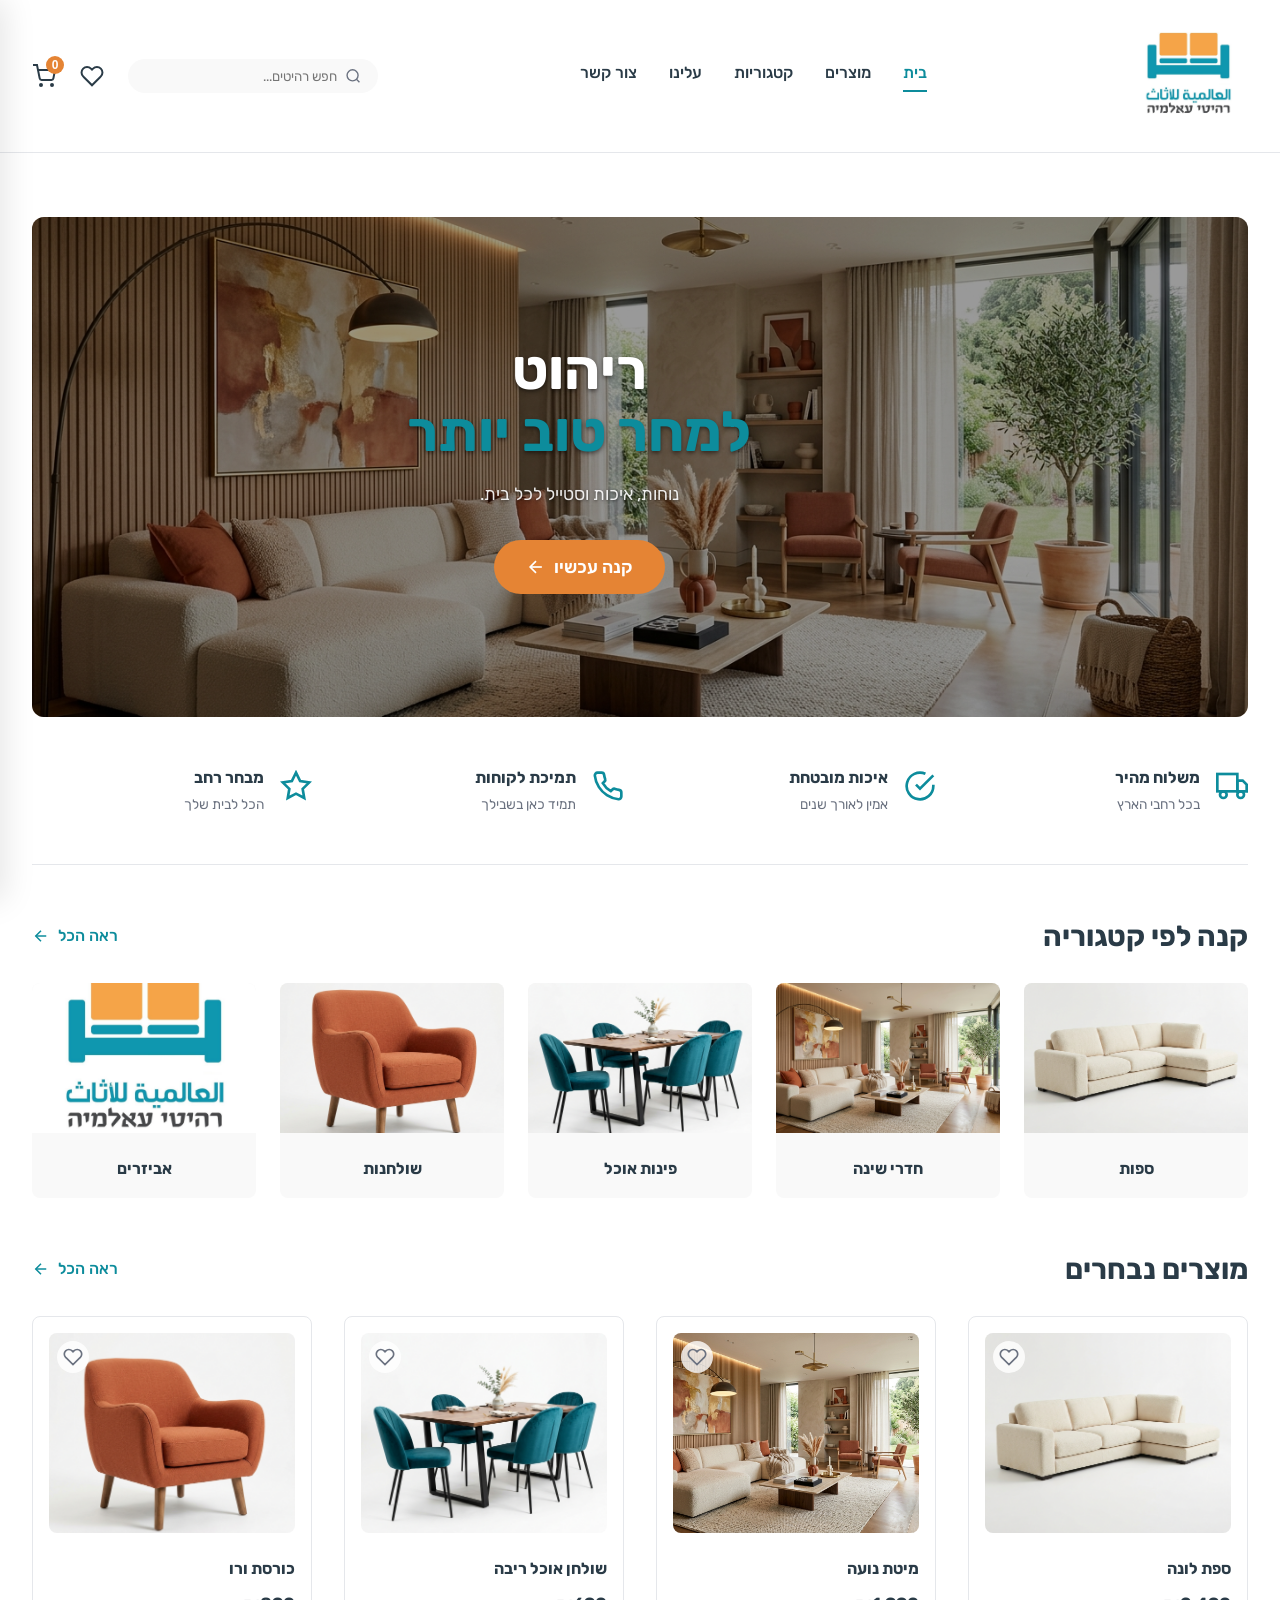
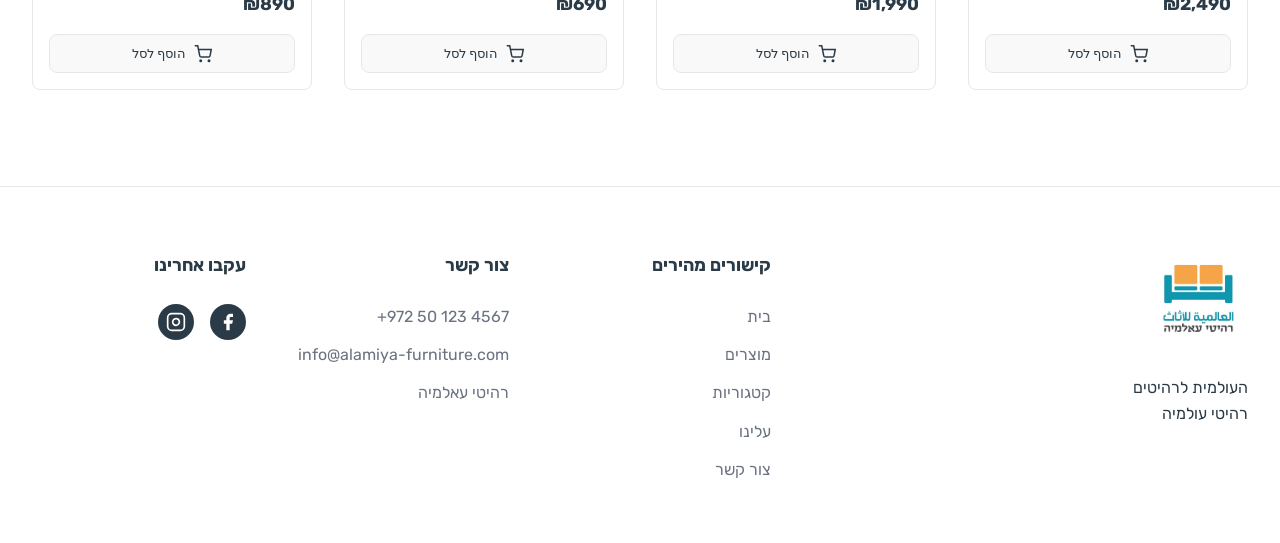
<file: index.html>
<!DOCTYPE html>
<html lang="he" dir="rtl">
  <head>
    <meta charset="UTF-8" />
    <meta name="viewport" content="width=device-width, initial-scale=1.0" />
    <title>העולמית לרהיטים | דף הבית</title>
    <link rel="stylesheet" href="./style.css">
  </head>
  <body>
    <!-- Header -->
    <header>
      <div class="nav-container">
        <a href="./index.html" class="logo">
          <img src="./logo.jpg" alt="לוגו רהיטי עולמיה" class="logo-img" />
        </a>
        
        <button class="hamburger-icon" aria-label="Menu">
          <svg width="28" height="28" viewBox="0 0 24 24" fill="none" stroke="currentColor" stroke-width="2">
            <line x1="3" y1="12" x2="21" y2="12"></line>
            <line x1="3" y1="6" x2="21" y2="6"></line>
            <line x1="3" y1="18" x2="21" y2="18"></line>
          </svg>
        </button>
        <nav class="nav-links">
          <a href="./index.html" class="active">בית</a>
          <a href="./products.html">מוצרים</a>
          <a href="./categories.html">קטגוריות</a>
          <a href="./about.html">עלינו</a>
          <a href="./contact.html">צור קשר</a>
        </nav>
        <div class="header-actions">
          <div class="search-bar">
            <svg width="18" height="18" viewBox="0 0 24 24" fill="none" stroke="currentColor" stroke-width="2"><circle cx="11" cy="11" r="8"></circle><line x1="21" y1="21" x2="16.65" y2="16.65"></line></svg>
            <input type="text" placeholder="חפש רהיטים..." />
          </div>
          <button class="icon-btn">
            <svg width="24" height="24" viewBox="0 0 24 24" fill="none" stroke="currentColor" stroke-width="2"><path d="M20.84 4.61a5.5 5.5 0 0 0-7.78 0L12 5.67l-1.06-1.06a5.5 5.5 0 0 0-7.78 7.78l1.06 1.06L12 21.23l7.78-7.78 1.06-1.06a5.5 5.5 0 0 0 0-7.78z"></path></svg>
          </button>
          <button class="icon-btn" id="cart-icon">
            <svg width="24" height="24" viewBox="0 0 24 24" fill="none" stroke="currentColor" stroke-width="2"><circle cx="9" cy="21" r="1"></circle><circle cx="20" cy="21" r="1"></circle><path d="M1 1h4l2.68 13.39a2 2 0 0 0 2 1.61h9.72a2 2 0 0 0 2-1.61L23 6H6"></path></svg>
            <span class="cart-count">0</span>
          </button>
        </div>
      </div>
    </header>

    <main class="container">
      <!-- Hero Section -->
      <section class="hero">
        <img src="./hero_living_room_1788993764219.jpg" alt="Living Room" />
        <div class="hero-content">
          <h1>ריהוט<br/><span>למחר טוב יותר</span></h1>
          <p>נוחות, איכות וסטייל לכל בית.</p>
          <a href="./products.html" class="btn-primary">
            קנה עכשיו
            <svg width="20" height="20" viewBox="0 0 24 24" fill="none" stroke="currentColor" stroke-width="2"><line x1="5" y1="12" x2="19" y2="12"></line><polyline points="12 5 5 12 12 19"></polyline></svg>
          </a>
        </div>
      </section>

      <!-- Features -->
      <section class="features-row">
        <div class="feature">
          <div class="feature-icon">
            <svg width="32" height="32" viewBox="0 0 24 24" fill="none" stroke="currentColor" stroke-width="2"><rect x="1" y="3" width="15" height="13"></rect><polygon points="16 8 20 8 23 11 23 16 16 16 16 8"></polygon><circle cx="5.5" cy="18.5" r="2.5"></circle><circle cx="18.5" cy="18.5" r="2.5"></circle></svg>
          </div>
          <div class="feature-text">
            <h4>משלוח מהיר</h4>
            <p>בכל רחבי הארץ</p>
          </div>
        </div>
        <div class="feature">
          <div class="feature-icon">
            <svg width="32" height="32" viewBox="0 0 24 24" fill="none" stroke="currentColor" stroke-width="2"><path d="M22 11.08V12a10 10 0 1 1-5.93-9.14"></path><polyline points="22 4 12 14.01 9 11.01"></polyline></svg>
          </div>
          <div class="feature-text">
            <h4>איכות מובטחת</h4>
            <p>אמין לאורך שנים</p>
          </div>
        </div>
        <div class="feature">
          <div class="feature-icon">
            <svg width="32" height="32" viewBox="0 0 24 24" fill="none" stroke="currentColor" stroke-width="2"><path d="M22 16.92v3a2 2 0 0 1-2.18 2 19.79 19.79 0 0 1-8.63-3.07 19.5 19.5 0 0 1-6-6 19.79 19.79 0 0 1-3.07-8.67A2 2 0 0 1 4.11 2h3a2 2 0 0 1 2 1.72 12.84 12.84 0 0 0 .7 2.81 2 2 0 0 1-.45 2.11L8.09 9.91a16 16 0 0 0 6 6l1.27-1.27a2 2 0 0 1 2.11-.45 12.84 12.84 0 0 0 2.81.7A2 2 0 0 1 22 16.92z"></path></svg>
          </div>
          <div class="feature-text">
            <h4>תמיכת לקוחות</h4>
            <p>תמיד כאן בשבילך</p>
          </div>
        </div>
        <div class="feature">
          <div class="feature-icon">
            <svg width="32" height="32" viewBox="0 0 24 24" fill="none" stroke="currentColor" stroke-width="2"><polygon points="12 2 15.09 8.26 22 9.27 17 14.14 18.18 21.02 12 17.77 5.82 21.02 7 14.14 2 9.27 8.91 8.26 12 2"></polygon></svg>
          </div>
          <div class="feature-text">
            <h4>מבחר רחב</h4>
            <p>הכל לבית שלך</p>
          </div>
        </div>
      </section>

      <!-- Shop by Category -->
      <div class="section-header">
        <h2>קנה לפי קטגוריה</h2>
        <a href="./products.html" class="view-all">ראה הכל <svg width="18" height="18" viewBox="0 0 24 24" fill="none" stroke="currentColor" stroke-width="2"><line x1="19" y1="12" x2="5" y2="12"></line><polyline points="12 19 5 12 12 5"></polyline></svg></a>
      </div>
      <section class="categories-grid">
        <div class="category-card" onclick="location.href='./products.html'">
          <img src="./product_sofa_1788993782394.jpg" alt="Sofas" />
          <h3>ספות</h3>
        </div>
        <div class="category-card" onclick="location.href='./products.html'">
          <img src="./hero_living_room_1788993764219.jpg" alt="Bedroom" />
          <h3>חדרי שינה</h3>
        </div>
        <div class="category-card" onclick="location.href='./products.html'">
          <img src="./product_dining_1788993790342.jpg" alt="Dining" />
          <h3>פינות אוכל</h3>
        </div>
        <div class="category-card" onclick="location.href='./products.html'">
          <img src="./product_chair_1788993802787.jpg" alt="Tables" />
          <h3>שולחנות</h3>
        </div>
        <div class="category-card" onclick="location.href='./products.html'">
          <img src="./logo.jpg" alt="Accessories" />
          <h3>אביזרים</h3>
        </div>
      </section>

      <!-- Featured Products -->
      <div class="section-header">
        <h2>מוצרים נבחרים</h2>
        <a href="./products.html" class="view-all">ראה הכל <svg width="18" height="18" viewBox="0 0 24 24" fill="none" stroke="currentColor" stroke-width="2"><line x1="19" y1="12" x2="5" y2="12"></line><polyline points="12 19 5 12 12 5"></polyline></svg></a>
      </div>
      <section class="product-grid">
        <div class="product-card">
          <button class="wishlist-btn"><svg width="20" height="20" viewBox="0 0 24 24" fill="none" stroke="currentColor" stroke-width="2"><path d="M20.84 4.61a5.5 5.5 0 0 0-7.78 0L12 5.67l-1.06-1.06a5.5 5.5 0 0 0-7.78 7.78l1.06 1.06L12 21.23l7.78-7.78 1.06-1.06a5.5 5.5 0 0 0 0-7.78z"></path></svg></button>
          <img src="./product_sofa_1788993782394.jpg" class="product-img" alt="Luna Sofa" />
          <div class="product-info">
            <h3>ספת לונה</h3>
            <div class="product-price">₪2,490</div>
            <button class="btn-outline add-to-cart-btn" data-id="1" data-name="ספת לונה" data-price="2490" data-img="/product_sofa_1788993782394.jpg">
              <svg width="18" height="18" viewBox="0 0 24 24" fill="none" stroke="currentColor" stroke-width="2"><circle cx="9" cy="21" r="1"></circle><circle cx="20" cy="21" r="1"></circle><path d="M1 1h4l2.68 13.39a2 2 0 0 0 2 1.61h9.72a2 2 0 0 0 2-1.61L23 6H6"></path></svg>
              הוסף לסל
            </button>
          </div>
        </div>
        <div class="product-card">
          <button class="wishlist-btn"><svg width="20" height="20" viewBox="0 0 24 24" fill="none" stroke="currentColor" stroke-width="2"><path d="M20.84 4.61a5.5 5.5 0 0 0-7.78 0L12 5.67l-1.06-1.06a5.5 5.5 0 0 0-7.78 7.78l1.06 1.06L12 21.23l7.78-7.78 1.06-1.06a5.5 5.5 0 0 0 0-7.78z"></path></svg></button>
          <img src="./hero_living_room_1788993764219.jpg" class="product-img" alt="Noa Bed" />
          <div class="product-info">
            <h3>מיטת נועה</h3>
            <div class="product-price">₪1,990</div>
            <button class="btn-outline add-to-cart-btn" data-id="2" data-name="מיטת נועה" data-price="1990" data-img="/hero_living_room_1788993764219.jpg">
              <svg width="18" height="18" viewBox="0 0 24 24" fill="none" stroke="currentColor" stroke-width="2"><circle cx="9" cy="21" r="1"></circle><circle cx="20" cy="21" r="1"></circle><path d="M1 1h4l2.68 13.39a2 2 0 0 0 2 1.61h9.72a2 2 0 0 0 2-1.61L23 6H6"></path></svg>
              הוסף לסל
            </button>
          </div>
        </div>
        <div class="product-card">
          <button class="wishlist-btn"><svg width="20" height="20" viewBox="0 0 24 24" fill="none" stroke="currentColor" stroke-width="2"><path d="M20.84 4.61a5.5 5.5 0 0 0-7.78 0L12 5.67l-1.06-1.06a5.5 5.5 0 0 0-7.78 7.78l1.06 1.06L12 21.23l7.78-7.78 1.06-1.06a5.5 5.5 0 0 0 0-7.78z"></path></svg></button>
          <img src="./product_dining_1788993790342.jpg" class="product-img" alt="Dining Table" />
          <div class="product-info">
            <h3>שולחן אוכל ריבה</h3>
            <div class="product-price">₪690</div>
            <button class="btn-outline add-to-cart-btn" data-id="3" data-name="שולחן אוכל ריבה" data-price="690" data-img="/product_dining_1788993790342.jpg">
              <svg width="18" height="18" viewBox="0 0 24 24" fill="none" stroke="currentColor" stroke-width="2"><circle cx="9" cy="21" r="1"></circle><circle cx="20" cy="21" r="1"></circle><path d="M1 1h4l2.68 13.39a2 2 0 0 0 2 1.61h9.72a2 2 0 0 0 2-1.61L23 6H6"></path></svg>
              הוסף לסל
            </button>
          </div>
        </div>
        <div class="product-card">
          <button class="wishlist-btn"><svg width="20" height="20" viewBox="0 0 24 24" fill="none" stroke="currentColor" stroke-width="2"><path d="M20.84 4.61a5.5 5.5 0 0 0-7.78 0L12 5.67l-1.06-1.06a5.5 5.5 0 0 0-7.78 7.78l1.06 1.06L12 21.23l7.78-7.78 1.06-1.06a5.5 5.5 0 0 0 0-7.78z"></path></svg></button>
          <img src="./product_chair_1788993802787.jpg" class="product-img" alt="Armchair" />
          <div class="product-info">
            <h3>כורסת ורו</h3>
            <div class="product-price">₪890</div>
            <button class="btn-outline add-to-cart-btn" data-id="4" data-name="כורסת ורו" data-price="890" data-img="/product_chair_1788993802787.jpg">
              <svg width="18" height="18" viewBox="0 0 24 24" fill="none" stroke="currentColor" stroke-width="2"><circle cx="9" cy="21" r="1"></circle><circle cx="20" cy="21" r="1"></circle><path d="M1 1h4l2.68 13.39a2 2 0 0 0 2 1.61h9.72a2 2 0 0 0 2-1.61L23 6H6"></path></svg>
              הוסף לסל
            </button>
          </div>
        </div>
      </section>
    </main>

    <!-- Footer -->
    <footer>
      <div class="footer-top">
        <div class="footer-col footer-brand">
          <img src="./logo.jpg" alt="לוגו" style="width:100px; margin-bottom:1rem;" />
          <p>העולמית לרהיטים<br/>רהיטי עולמיה</p>
        </div>
        <div class="footer-col">
          <h4>קישורים מהירים</h4>
          <ul>
            <li><a href="./index.html">בית</a></li>
            <li><a href="./products.html">מוצרים</a></li>
            <li><a href="./categories.html">קטגוריות</a></li>
            <li><a href="./about.html">עלינו</a></li>
            <li><a href="./contact.html">צור קשר</a></li>
          </ul>
        </div>
        <div class="footer-col">
          <h4>צור קשר</h4>
          <ul>
            <li><span dir="ltr">+972 50 123 4567</span></li>
            <li>info@alamiya-furniture.com</li>
            <li>רהיטי עאלמיה</li>
          </ul>
        </div>
        <div class="footer-col">
          <h4>עקבו אחרינו</h4>
          <div class="social-icons">
            <a href="#"><svg width="20" height="20" viewBox="0 0 24 24" fill="currentColor"><path d="M18 2h-3a5 5 0 0 0-5 5v3H7v4h3v8h4v-8h3l1-4h-4V7a1 1 0 0 1 1-1h3z"></path></svg></a>
            <a href="https://www.instagram.com/alamiya_furniture/"><svg width="20" height="20" viewBox="0 0 24 24" fill="none" stroke="currentColor" stroke-width="2"><rect x="2" y="2" width="20" height="20" rx="5" ry="5"></rect><path d="M16 11.37A4 4 0 1 1 12.63 8 4 4 0 0 1 16 11.37z"></path><line x1="17.5" y1="6.5" x2="17.51" y2="6.5"></line></svg></a>
          </div>
        </div>
      </div>

    </footer>

    <!-- Empty Cart Modal Logic container -->
    <div id="cart-sidebar-container"></div>
    <script src="./main.js" defer></script>
  </body>
</html>
</file>
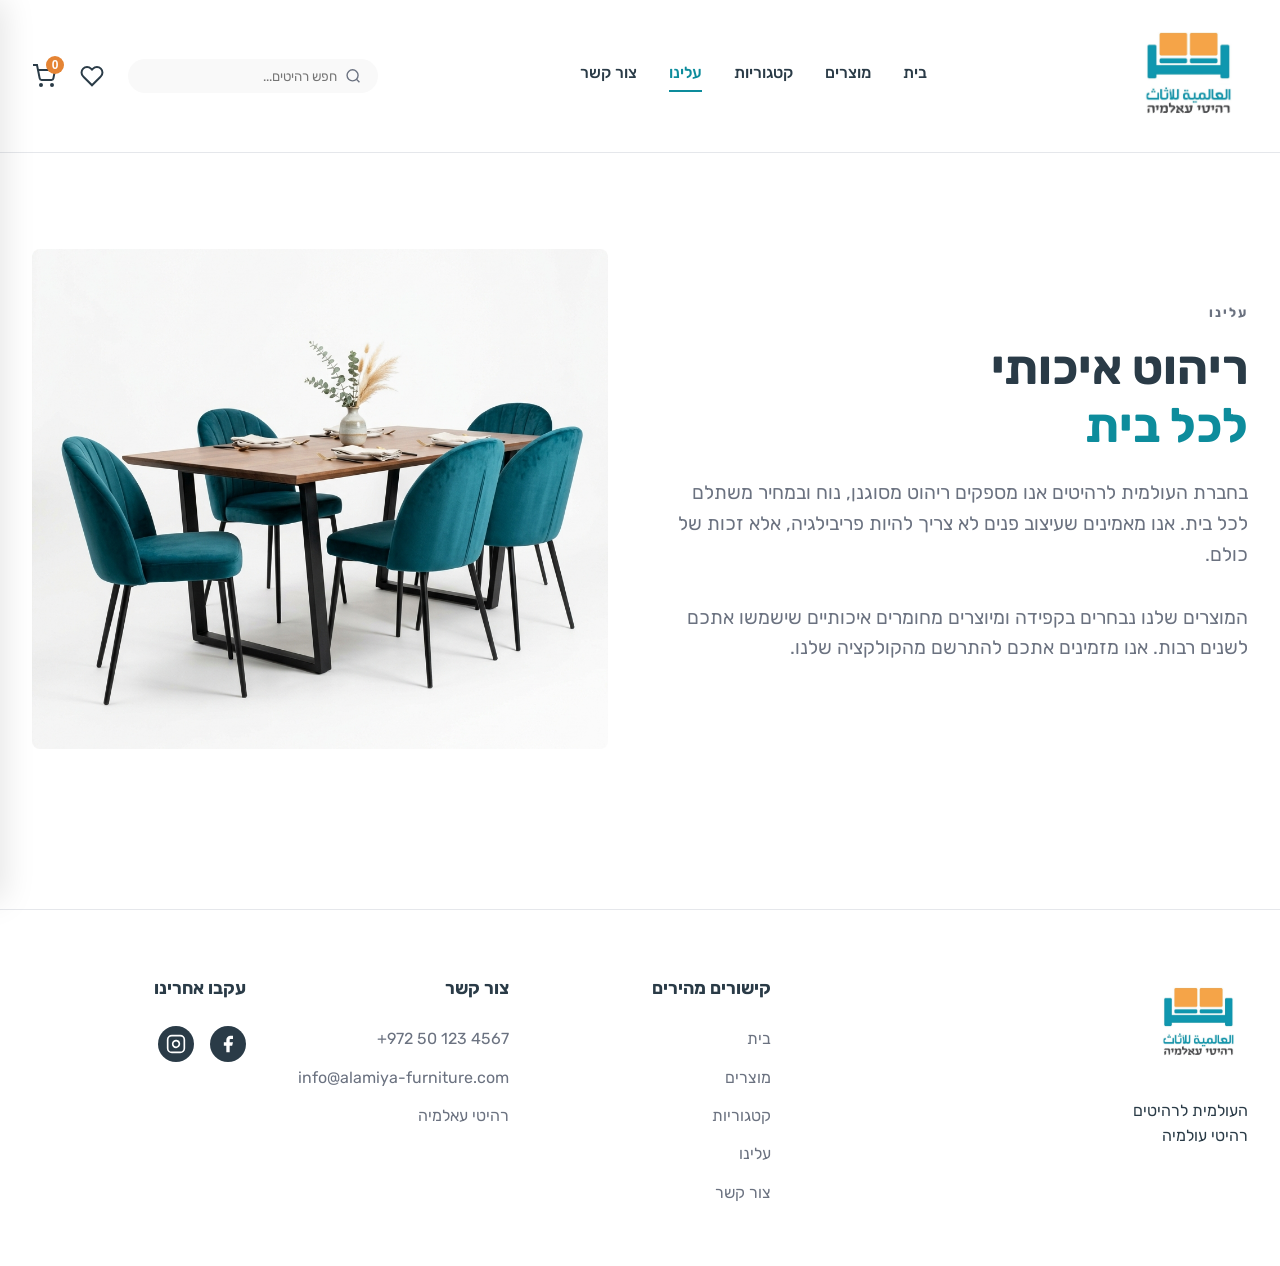
<file: about.html>
<!DOCTYPE html>
<html lang="he" dir="rtl">
  <head>
    <meta charset="UTF-8" />
    <meta name="viewport" content="width=device-width, initial-scale=1.0" />
    <title>העולמית לרהיטים | עלינו</title>
    <link rel="stylesheet" href="./style.css">
  </head>
  <body>
    <!-- Header -->
    <header>
      <div class="nav-container">
        <a href="./index.html" class="logo">
          <img src="./logo.jpg" alt="לוגו רהיטי עולמיה" class="logo-img" />
        </a>
        
        <button class="hamburger-icon" aria-label="Menu">
          <svg width="28" height="28" viewBox="0 0 24 24" fill="none" stroke="currentColor" stroke-width="2">
            <line x1="3" y1="12" x2="21" y2="12"></line>
            <line x1="3" y1="6" x2="21" y2="6"></line>
            <line x1="3" y1="18" x2="21" y2="18"></line>
          </svg>
        </button>
        <nav class="nav-links">
          <a href="./index.html">בית</a>
          <a href="./products.html">מוצרים</a>
          <a href="./categories.html">קטגוריות</a>
          <a href="./about.html" class="active">עלינו</a>
          <a href="./contact.html">צור קשר</a>
        </nav>
        <div class="header-actions">
          <div class="search-bar">
            <svg width="18" height="18" viewBox="0 0 24 24" fill="none" stroke="currentColor" stroke-width="2"><circle cx="11" cy="11" r="8"></circle><line x1="21" y1="21" x2="16.65" y2="16.65"></line></svg>
            <input type="text" placeholder="חפש רהיטים..." />
          </div>
          <button class="icon-btn">
            <svg width="24" height="24" viewBox="0 0 24 24" fill="none" stroke="currentColor" stroke-width="2"><path d="M20.84 4.61a5.5 5.5 0 0 0-7.78 0L12 5.67l-1.06-1.06a5.5 5.5 0 0 0-7.78 7.78l1.06 1.06L12 21.23l7.78-7.78 1.06-1.06a5.5 5.5 0 0 0 0-7.78z"></path></svg>
          </button>
          <button class="icon-btn" id="cart-icon">
            <svg width="24" height="24" viewBox="0 0 24 24" fill="none" stroke="currentColor" stroke-width="2"><circle cx="9" cy="21" r="1"></circle><circle cx="20" cy="21" r="1"></circle><path d="M1 1h4l2.68 13.39a2 2 0 0 0 2 1.61h9.72a2 2 0 0 0 2-1.61L23 6H6"></path></svg>
            <span class="cart-count">0</span>
          </button>
        </div>
      </div>
    </header>

    <main class="container">
      <div class="split-layout">
        <div class="split-content">
          <h5 style="color: var(--text-muted); letter-spacing: 2px; margin-bottom: 1rem; text-transform: uppercase;">עלינו</h5>
          <h2>ריהוט איכותי<br/><span>לכל בית</span></h2>
          <p>בחברת העולמית לרהיטים אנו מספקים ריהוט מסוגנן, נוח ובמחיר משתלם לכל בית. אנו מאמינים שעיצוב פנים לא צריך להיות פריבילגיה, אלא זכות של כולם.</p>
          <p>המוצרים שלנו נבחרים בקפידה ומיוצרים מחומרים איכותיים שישמשו אתכם לשנים רבות. אנו מזמינים אתכם להתרשם מהקולקציה שלנו.</p>
        </div>
        <img src="./product_dining_1788993790342.jpg" alt="About Us Furniture" class="split-img" />
      </div>
    </main>

    <!-- Footer -->
    <footer>
      <!-- Same Footer -->
      <div class="footer-top">
        <div class="footer-col footer-brand">
          <img src="./logo.jpg" alt="לוגו" style="width:100px; margin-bottom:1rem;" />
          <p>העולמית לרהיטים<br/>רהיטי עולמיה</p>
        </div>
        <div class="footer-col">
          <h4>קישורים מהירים</h4>
          <ul>
            <li><a href="./index.html">בית</a></li>
            <li><a href="./products.html">מוצרים</a></li>
            <li><a href="./categories.html">קטגוריות</a></li>
            <li><a href="./about.html">עלינו</a></li>
            <li><a href="./contact.html">צור קשר</a></li>
          </ul>
        </div>
        <div class="footer-col">
          <h4>צור קשר</h4>
          <ul>
            <li><span dir="ltr">+972 50 123 4567</span></li>
            <li>info@alamiya-furniture.com</li>
            <li>רהיטי עאלמיה</li>
          </ul>
        </div>
        <div class="footer-col">
          <h4>עקבו אחרינו</h4>
          <div class="social-icons">
            <a href="#"><svg width="20" height="20" viewBox="0 0 24 24" fill="currentColor"><path d="M18 2h-3a5 5 0 0 0-5 5v3H7v4h3v8h4v-8h3l1-4h-4V7a1 1 0 0 1 1-1h3z"></path></svg></a>
            <a href="https://www.instagram.com/alamiya_furniture/"><svg width="20" height="20" viewBox="0 0 24 24" fill="none" stroke="currentColor" stroke-width="2"><rect x="2" y="2" width="20" height="20" rx="5" ry="5"></rect><path d="M16 11.37A4 4 0 1 1 12.63 8 4 4 0 0 1 16 11.37z"></path><line x1="17.5" y1="6.5" x2="17.51" y2="6.5"></line></svg></a>
          </div>
        </div>
      </div>

    </footer>
    <div id="cart-sidebar-container"></div>
    <script src="./main.js" defer></script>
  </body>
</html>
</file>
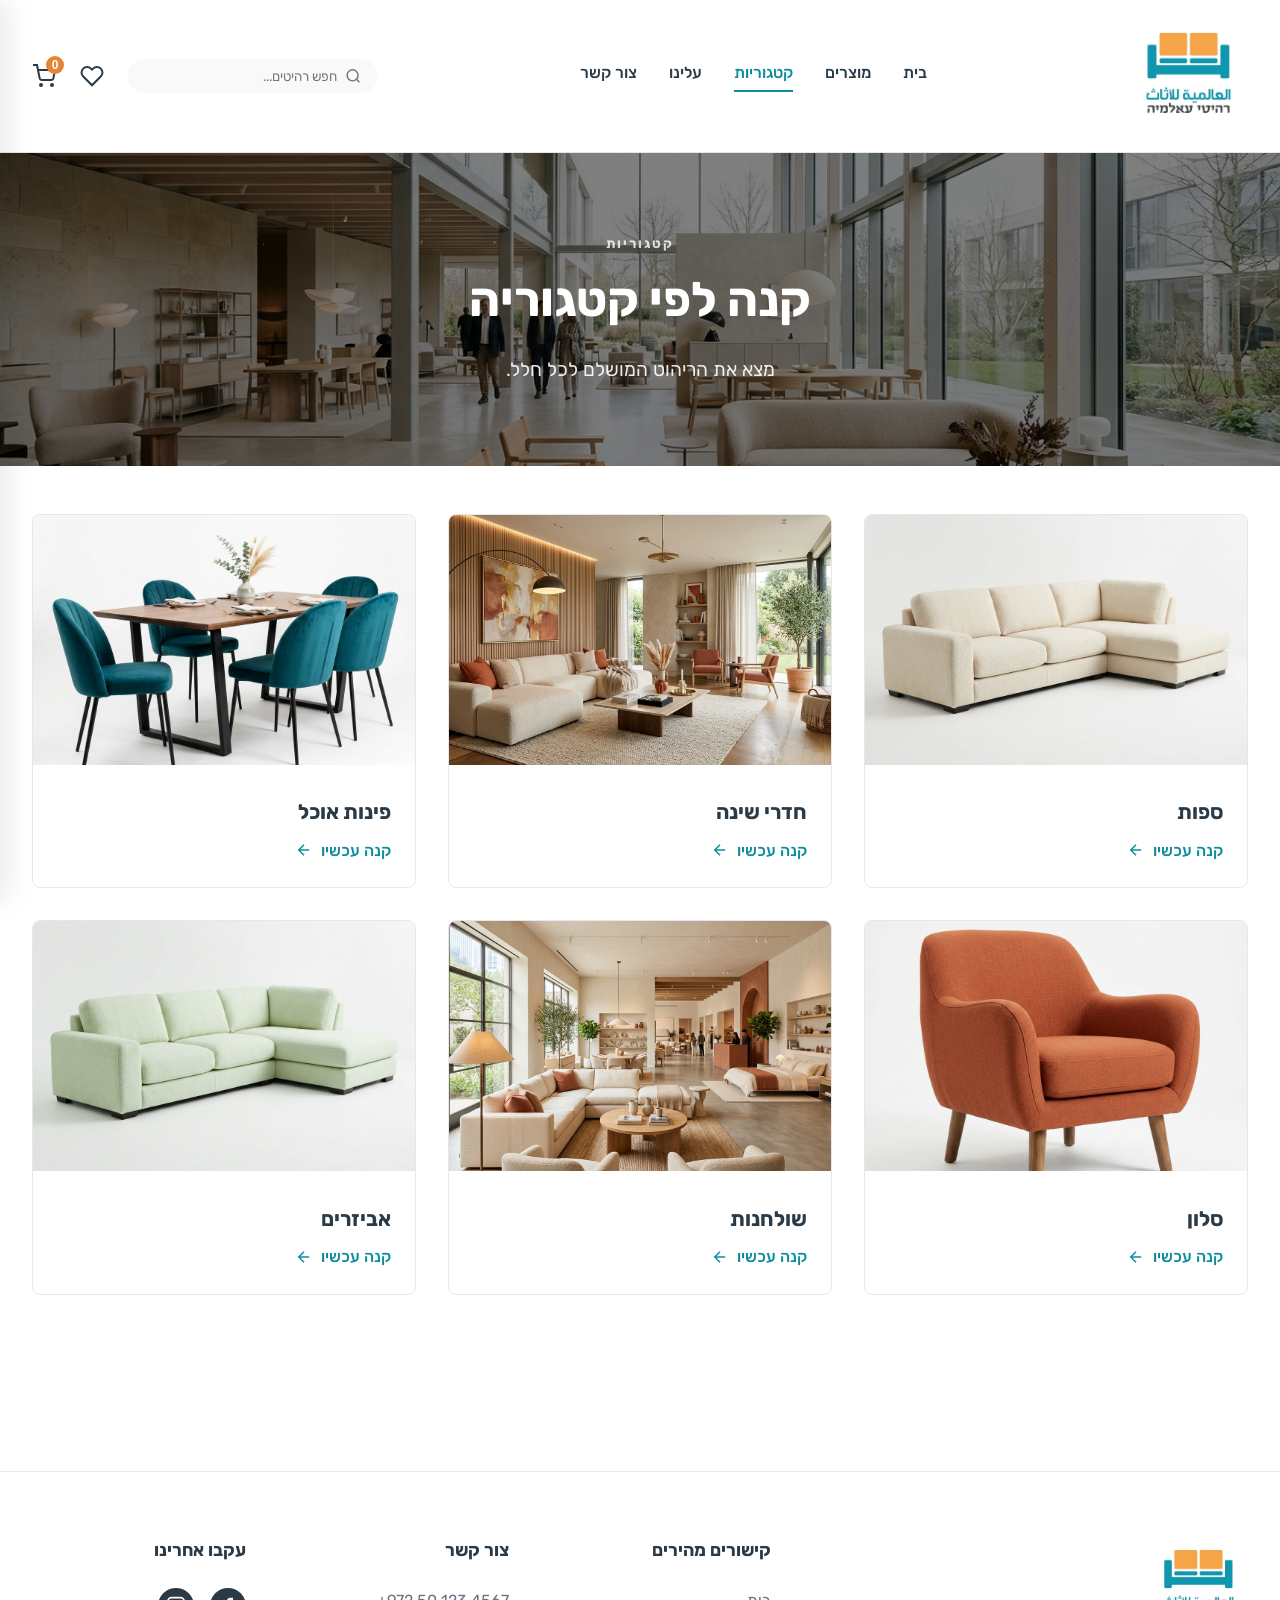
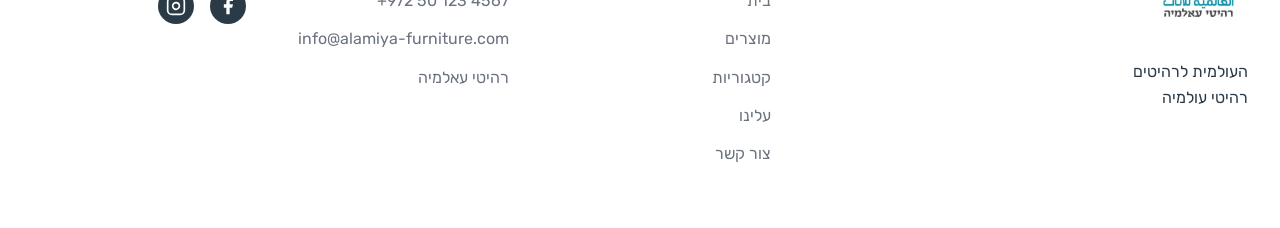
<file: categories.html>
<!DOCTYPE html>
<html lang="he" dir="rtl">
  <head>
    <meta charset="UTF-8" />
    <meta name="viewport" content="width=device-width, initial-scale=1.0" />
    <title>העולמית לרהיטים | קטגוריות</title>
    <link rel="stylesheet" href="./style.css">
  </head>
  <body>
    <!-- Header -->
    <header>
      <div class="nav-container">
        <a href="./index.html" class="logo">
          <img src="./logo.jpg" alt="לוגו רהיטי עולמיה" class="logo-img" />
        </a>
        
        <button class="hamburger-icon" aria-label="Menu">
          <svg width="28" height="28" viewBox="0 0 24 24" fill="none" stroke="currentColor" stroke-width="2">
            <line x1="3" y1="12" x2="21" y2="12"></line>
            <line x1="3" y1="6" x2="21" y2="6"></line>
            <line x1="3" y1="18" x2="21" y2="18"></line>
          </svg>
        </button>
        <nav class="nav-links">
          <a href="./index.html">בית</a>
          <a href="./products.html">מוצרים</a>
          <a href="./categories.html" class="active">קטגוריות</a>
          <a href="./about.html">עלינו</a>
          <a href="./contact.html">צור קשר</a>
        </nav>
        <div class="header-actions">
          <div class="search-bar">
            <svg width="18" height="18" viewBox="0 0 24 24" fill="none" stroke="currentColor" stroke-width="2"><circle cx="11" cy="11" r="8"></circle><line x1="21" y1="21" x2="16.65" y2="16.65"></line></svg>
            <input type="text" placeholder="חפש רהיטים..." />
          </div>
          <button class="icon-btn">
            <svg width="24" height="24" viewBox="0 0 24 24" fill="none" stroke="currentColor" stroke-width="2"><path d="M20.84 4.61a5.5 5.5 0 0 0-7.78 0L12 5.67l-1.06-1.06a5.5 5.5 0 0 0-7.78 7.78l1.06 1.06L12 21.23l7.78-7.78 1.06-1.06a5.5 5.5 0 0 0 0-7.78z"></path></svg>
          </button>
          <button class="icon-btn" id="cart-icon">
            <svg width="24" height="24" viewBox="0 0 24 24" fill="none" stroke="currentColor" stroke-width="2"><circle cx="9" cy="21" r="1"></circle><circle cx="20" cy="21" r="1"></circle><path d="M1 1h4l2.68 13.39a2 2 0 0 0 2 1.61h9.72a2 2 0 0 0 2-1.61L23 6H6"></path></svg>
            <span class="cart-count">0</span>
          </button>
        </div>
      </div>
    </header>

    <!-- Banner -->
    <div style="background: linear-gradient(rgba(0, 0, 0, 0.5), rgba(0, 0, 0, 0.5)), url('./categories_banner.jpg') no-repeat center center/cover; padding: 5rem 2rem;">
      <div class="container" style="display: flex; flex-direction: column; justify-content: center; align-items: center; text-align: center; padding: 0;">
        <h5 style="color: rgba(255,255,255,0.8); letter-spacing: 2px; margin-bottom: 0.5rem; text-transform: uppercase;">קטגוריות</h5>
        <h1 style="font-size: 3rem; color: #fff; margin-bottom: 1rem; font-weight: 700;">קנה לפי קטגוריה</h1>
        <p style="color: rgba(255,255,255,0.9); font-size: 1.2rem; max-width: 600px;">מצא את הריהוט המושלם לכל חלל.</p>
      </div>
    </div>

    <main class="container" style="padding-top: 3rem;">

      <div class="categories-large-grid">
        <!-- Card 1 -->
        <div class="cat-large-card" onclick="location.href='./category-sofas.html'">
          <img src="./product_sofa_1788993782394.jpg" alt="Sofas" />
          <div class="cat-large-info">
            <h3>ספות</h3>
            <span class="shop-now">קנה עכשיו <svg width="18" height="18" viewBox="0 0 24 24" fill="none" stroke="currentColor" stroke-width="2"><line x1="19" y1="12" x2="5" y2="12"></line><polyline points="12 19 5 12 12 5"></polyline></svg></span>
          </div>
        </div>
        <!-- Card 2 -->
        <div class="cat-large-card" onclick="location.href='./category-bedroom.html'">
          <img src="./hero_living_room_1788993764219.jpg" alt="Bedroom" />
          <div class="cat-large-info">
            <h3>חדרי שינה</h3>
            <span class="shop-now">קנה עכשיו <svg width="18" height="18" viewBox="0 0 24 24" fill="none" stroke="currentColor" stroke-width="2"><line x1="19" y1="12" x2="5" y2="12"></line><polyline points="12 19 5 12 12 5"></polyline></svg></span>
          </div>
        </div>
        <!-- Card 3 -->
        <div class="cat-large-card" onclick="location.href='./category-dining.html'">
          <img src="./product_dining_1788993790342.jpg" alt="Dining" />
          <div class="cat-large-info">
            <h3>פינות אוכל</h3>
            <span class="shop-now">קנה עכשיו <svg width="18" height="18" viewBox="0 0 24 24" fill="none" stroke="currentColor" stroke-width="2"><line x1="19" y1="12" x2="5" y2="12"></line><polyline points="12 19 5 12 12 5"></polyline></svg></span>
          </div>
        </div>
        <!-- Card 4 -->
        <div class="cat-large-card" onclick="location.href='./category-livingroom.html'">
          <img src="./product_chair_1788993802787.jpg" alt="Living Room" />
          <div class="cat-large-info">
            <h3>סלון</h3>
            <span class="shop-now">קנה עכשיו <svg width="18" height="18" viewBox="0 0 24 24" fill="none" stroke="currentColor" stroke-width="2"><line x1="19" y1="12" x2="5" y2="12"></line><polyline points="12 19 5 12 12 5"></polyline></svg></span>
          </div>
        </div>
        <!-- Card 5 -->
        <div class="cat-large-card" onclick="location.href='./category-tables.html'">
          <img src="./products_banner.jpg" alt="Tables" />
          <div class="cat-large-info">
            <h3>שולחנות</h3>
            <span class="shop-now">קנה עכשיו <svg width="18" height="18" viewBox="0 0 24 24" fill="none" stroke="currentColor" stroke-width="2"><line x1="19" y1="12" x2="5" y2="12"></line><polyline points="12 19 5 12 12 5"></polyline></svg></span>
          </div>
        </div>
        <!-- Card 6 -->
        <div class="cat-large-card" onclick="location.href='./category-accessories.html'">
          <img src="./product_sofa_1788993782394.jpg" alt="Accessories" style="filter: hue-rotate(45deg);" />
          <div class="cat-large-info">
            <h3>אביזרים</h3>
            <span class="shop-now">קנה עכשיו <svg width="18" height="18" viewBox="0 0 24 24" fill="none" stroke="currentColor" stroke-width="2"><line x1="19" y1="12" x2="5" y2="12"></line><polyline points="12 19 5 12 12 5"></polyline></svg></span>
          </div>
        </div>
      </div>
    </main>

    <!-- Footer -->
    <footer>
      <div class="footer-top">
        <div class="footer-col footer-brand">
          <img src="./logo.jpg" alt="לוגו" style="width:100px; margin-bottom:1rem;" />
          <p>העולמית לרהיטים<br/>רהיטי עולמיה</p>
        </div>
        <div class="footer-col">
          <h4>קישורים מהירים</h4>
          <ul>
            <li><a href="./index.html">בית</a></li>
            <li><a href="./products.html">מוצרים</a></li>
            <li><a href="./categories.html">קטגוריות</a></li>
            <li><a href="./about.html">עלינו</a></li>
            <li><a href="./contact.html">צור קשר</a></li>
          </ul>
        </div>
        <div class="footer-col">
          <h4>צור קשר</h4>
          <ul>
            <li><span dir="ltr">+972 50 123 4567</span></li>
            <li>info@alamiya-furniture.com</li>
            <li>רהיטי עאלמיה</li>
          </ul>
        </div>
        <div class="footer-col">
          <h4>עקבו אחרינו</h4>
          <div class="social-icons">
            <a href="#"><svg width="20" height="20" viewBox="0 0 24 24" fill="currentColor"><path d="M18 2h-3a5 5 0 0 0-5 5v3H7v4h3v8h4v-8h3l1-4h-4V7a1 1 0 0 1 1-1h3z"></path></svg></a>
            <a href="https://www.instagram.com/alamiya_furniture/"><svg width="20" height="20" viewBox="0 0 24 24" fill="none" stroke="currentColor" stroke-width="2"><rect x="2" y="2" width="20" height="20" rx="5" ry="5"></rect><path d="M16 11.37A4 4 0 1 1 12.63 8 4 4 0 0 1 16 11.37z"></path><line x1="17.5" y1="6.5" x2="17.51" y2="6.5"></line></svg></a>
          </div>
        </div>
      </div>
    </footer>
    <div id="cart-sidebar-container"></div>
    <script src="./main.js" defer></script>
  </body>
</html>
</file>
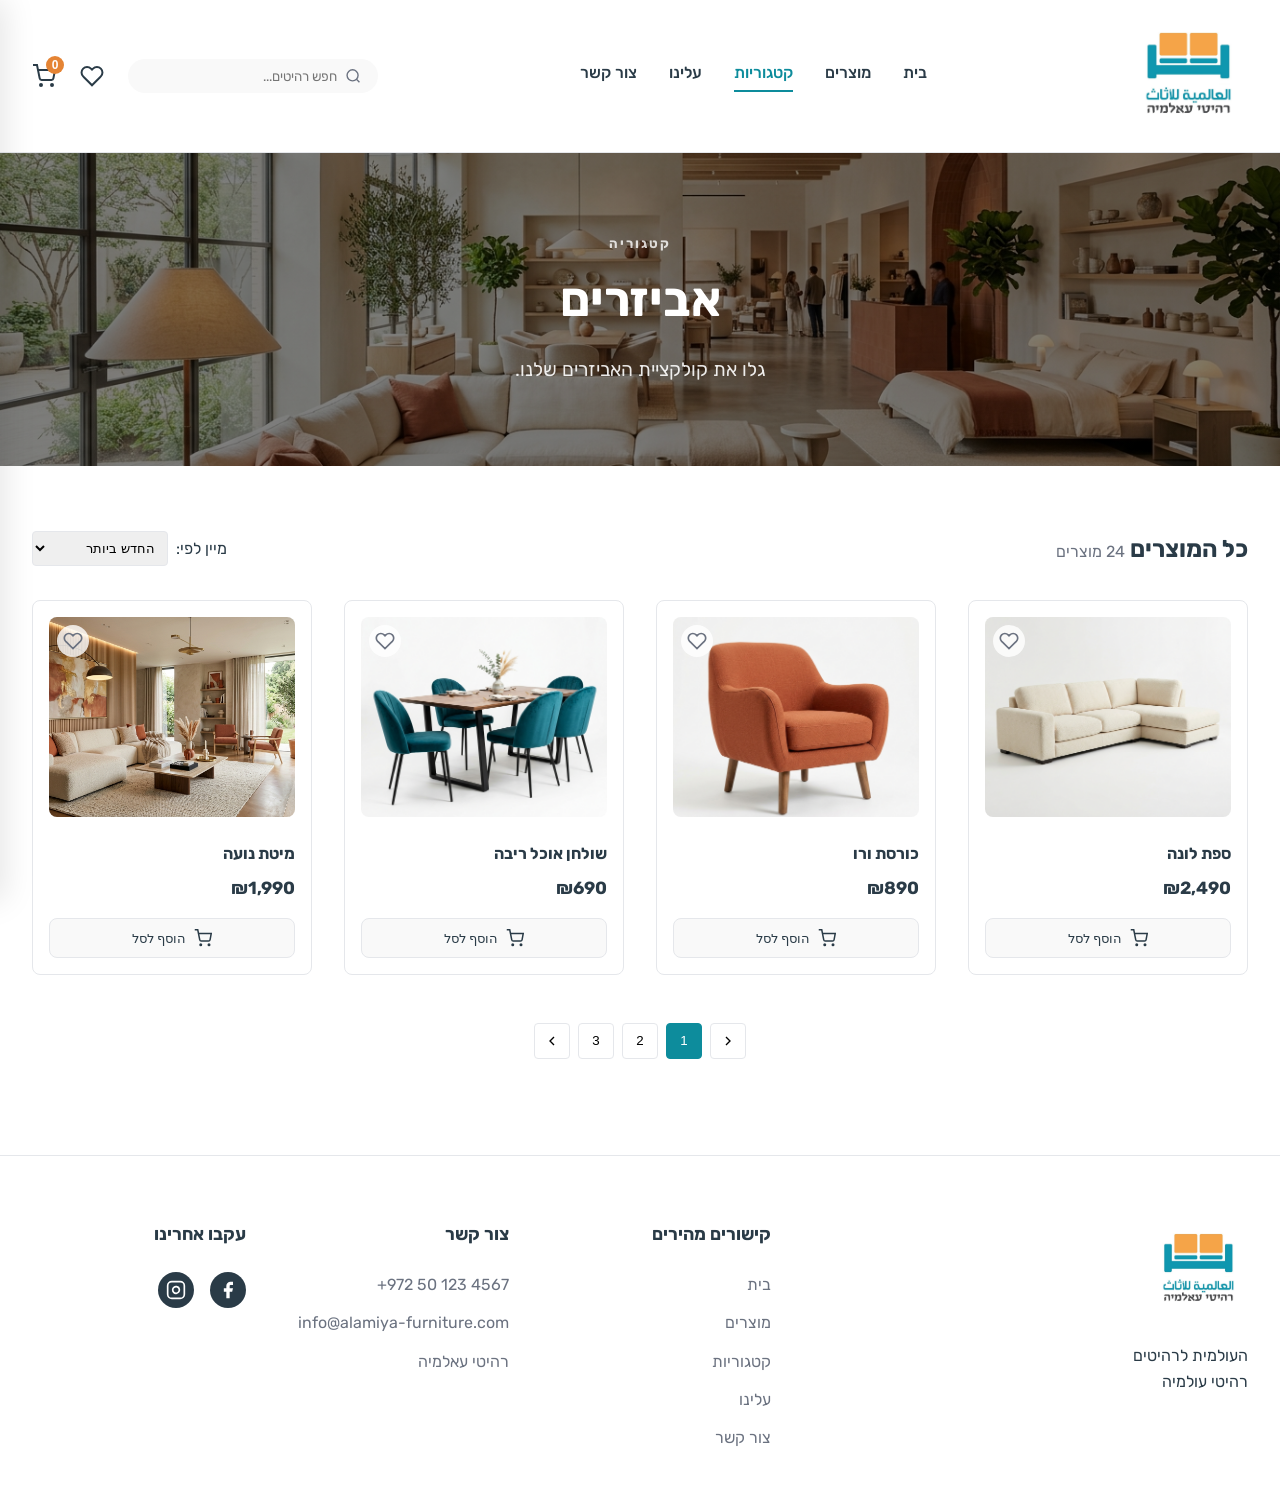
<file: category-accessories.html>
<!DOCTYPE html>
<html lang="he" dir="rtl">
  <head>
    <meta charset="UTF-8" />
    <meta name="viewport" content="width=device-width, initial-scale=1.0" />
    <title>העולמית לרהיטים | מוצרים</title>
    <link rel="stylesheet" href="./style.css">
  </head>
  <body>
    <!-- Header -->
    <header>
      <div class="nav-container">
        <a href="./index.html" class="logo">
          <img src="./logo.jpg" alt="לוגו רהיטי עולמיה" class="logo-img" />
        </a>
        
        <button class="hamburger-icon" aria-label="Menu">
          <svg width="28" height="28" viewBox="0 0 24 24" fill="none" stroke="currentColor" stroke-width="2">
            <line x1="3" y1="12" x2="21" y2="12"></line>
            <line x1="3" y1="6" x2="21" y2="6"></line>
            <line x1="3" y1="18" x2="21" y2="18"></line>
          </svg>
        </button>
        <nav class="nav-links">
          <a href="./index.html">בית</a>
          <a href="./products.html">מוצרים</a>
          <a href="./categories.html" class="active">קטגוריות</a>
          <a href="./about.html">עלינו</a>
          <a href="./contact.html">צור קשר</a>
        </nav>
        <div class="header-actions">
          <div class="search-bar">
            <svg width="18" height="18" viewBox="0 0 24 24" fill="none" stroke="currentColor" stroke-width="2"><circle cx="11" cy="11" r="8"></circle><line x1="21" y1="21" x2="16.65" y2="16.65"></line></svg>
            <input type="text" placeholder="חפש רהיטים..." />
          </div>
          <button class="icon-btn">
            <svg width="24" height="24" viewBox="0 0 24 24" fill="none" stroke="currentColor" stroke-width="2"><path d="M20.84 4.61a5.5 5.5 0 0 0-7.78 0L12 5.67l-1.06-1.06a5.5 5.5 0 0 0-7.78 7.78l1.06 1.06L12 21.23l7.78-7.78 1.06-1.06a5.5 5.5 0 0 0 0-7.78z"></path></svg>
          </button>
          <button class="icon-btn" id="cart-icon">
            <svg width="24" height="24" viewBox="0 0 24 24" fill="none" stroke="currentColor" stroke-width="2"><circle cx="9" cy="21" r="1"></circle><circle cx="20" cy="21" r="1"></circle><path d="M1 1h4l2.68 13.39a2 2 0 0 0 2 1.61h9.72a2 2 0 0 0 2-1.61L23 6H6"></path></svg>
            <span class="cart-count">0</span>
          </button>
        </div>
      </div>
    </header>

    <!-- Banner -->
    <div style="background: linear-gradient(rgba(0, 0, 0, 0.5), rgba(0, 0, 0, 0.5)), url('./products_banner.jpg') no-repeat center center/cover; padding: 5rem 2rem;">
      <div class="container" style="display: flex; flex-direction: column; justify-content: center; align-items: center; text-align: center; padding: 0;">
        <h5 style="color: rgba(255,255,255,0.8); letter-spacing: 2px; margin-bottom: 0.5rem; text-transform: uppercase;">קטגוריה</h5>
        <h1 id="products-banner-title" style="font-size: 3rem; color: #fff; margin-bottom: 1rem; font-weight: 700;">אביזרים</h1>
        <p id="products-banner-desc" style="color: rgba(255,255,255,0.9); font-size: 1.2rem; max-width: 600px;">גלו את קולקציית האביזרים שלנו.</p>
      </div>
    </div>

    <main class="container products-layout">
      <!-- Sidebar Filters removed -->

      <!-- Products Area -->
      <div>
        <div style="display:flex; justify-content:space-between; align-items:center; margin-bottom:2rem;">
          <h2 style="font-size:1.5rem;">כל המוצרים <span style="font-size:1rem; color:var(--text-muted); font-weight:normal;">24 מוצרים</span></h2>
          <div style="display:flex; align-items:center; gap:0.5rem;">
            <span>מיין לפי:</span>
            <select style="padding:0.5rem; border:1px solid var(--border-color); border-radius:4px;">
              <option>החדש ביותר</option>
              <option>מחיר: נמוך לגבוה</option>
              <option>מחיר: גבוה לנמוך</option>
            </select>
          </div>
        </div>

        <div class="product-grid">
          <!-- 1 -->
          <div class="product-card">
            <button class="wishlist-btn"><svg width="20" height="20" viewBox="0 0 24 24" fill="none" stroke="currentColor" stroke-width="2"><path d="M20.84 4.61a5.5 5.5 0 0 0-7.78 0L12 5.67l-1.06-1.06a5.5 5.5 0 0 0-7.78 7.78l1.06 1.06L12 21.23l7.78-7.78 1.06-1.06a5.5 5.5 0 0 0 0-7.78z"></path></svg></button>
            <img src="./product_sofa_1788993782394.jpg" class="product-img" alt="Luna Sofa" />
            <div class="product-info">
              <h3>ספת לונה</h3>
              <div class="product-price">₪2,490</div>
              <button class="btn-outline add-to-cart-btn" data-id="1" data-name="ספת לונה" data-price="2490" data-img="/product_sofa_1788993782394.jpg">
                <svg width="18" height="18" viewBox="0 0 24 24" fill="none" stroke="currentColor" stroke-width="2"><circle cx="9" cy="21" r="1"></circle><circle cx="20" cy="21" r="1"></circle><path d="M1 1h4l2.68 13.39a2 2 0 0 0 2 1.61h9.72a2 2 0 0 0 2-1.61L23 6H6"></path></svg>
                הוסף לסל
              </button>
            </div>
          </div>
          <!-- 2 -->
          <div class="product-card">
            <button class="wishlist-btn"><svg width="20" height="20" viewBox="0 0 24 24" fill="none" stroke="currentColor" stroke-width="2"><path d="M20.84 4.61a5.5 5.5 0 0 0-7.78 0L12 5.67l-1.06-1.06a5.5 5.5 0 0 0-7.78 7.78l1.06 1.06L12 21.23l7.78-7.78 1.06-1.06a5.5 5.5 0 0 0 0-7.78z"></path></svg></button>
            <img src="./product_chair_1788993802787.jpg" class="product-img" alt="Armchair" />
            <div class="product-info">
              <h3>כורסת ורו</h3>
              <div class="product-price">₪890</div>
              <button class="btn-outline add-to-cart-btn" data-id="4" data-name="כורסת ורו" data-price="890" data-img="/product_chair_1788993802787.jpg">
                <svg width="18" height="18" viewBox="0 0 24 24" fill="none" stroke="currentColor" stroke-width="2"><circle cx="9" cy="21" r="1"></circle><circle cx="20" cy="21" r="1"></circle><path d="M1 1h4l2.68 13.39a2 2 0 0 0 2 1.61h9.72a2 2 0 0 0 2-1.61L23 6H6"></path></svg>
                הוסף לסל
              </button>
            </div>
          </div>
          <!-- 3 -->
          <div class="product-card">
            <button class="wishlist-btn"><svg width="20" height="20" viewBox="0 0 24 24" fill="none" stroke="currentColor" stroke-width="2"><path d="M20.84 4.61a5.5 5.5 0 0 0-7.78 0L12 5.67l-1.06-1.06a5.5 5.5 0 0 0-7.78 7.78l1.06 1.06L12 21.23l7.78-7.78 1.06-1.06a5.5 5.5 0 0 0 0-7.78z"></path></svg></button>
            <img src="./product_dining_1788993790342.jpg" class="product-img" alt="Dining Table" />
            <div class="product-info">
              <h3>שולחן אוכל ריבה</h3>
              <div class="product-price">₪690</div>
              <button class="btn-outline add-to-cart-btn" data-id="3" data-name="שולחן אוכל ריבה" data-price="690" data-img="/product_dining_1788993790342.jpg">
                <svg width="18" height="18" viewBox="0 0 24 24" fill="none" stroke="currentColor" stroke-width="2"><circle cx="9" cy="21" r="1"></circle><circle cx="20" cy="21" r="1"></circle><path d="M1 1h4l2.68 13.39a2 2 0 0 0 2 1.61h9.72a2 2 0 0 0 2-1.61L23 6H6"></path></svg>
                הוסף לסל
              </button>
            </div>
          </div>
          <!-- 4 -->
          <div class="product-card">
            <button class="wishlist-btn"><svg width="20" height="20" viewBox="0 0 24 24" fill="none" stroke="currentColor" stroke-width="2"><path d="M20.84 4.61a5.5 5.5 0 0 0-7.78 0L12 5.67l-1.06-1.06a5.5 5.5 0 0 0-7.78 7.78l1.06 1.06L12 21.23l7.78-7.78 1.06-1.06a5.5 5.5 0 0 0 0-7.78z"></path></svg></button>
            <img src="./hero_living_room_1788993764219.jpg" class="product-img" alt="Noa Bed" />
            <div class="product-info">
              <h3>מיטת נועה</h3>
              <div class="product-price">₪1,990</div>
              <button class="btn-outline add-to-cart-btn" data-id="2" data-name="מיטת נועה" data-price="1990" data-img="/hero_living_room_1788993764219.jpg">
                <svg width="18" height="18" viewBox="0 0 24 24" fill="none" stroke="currentColor" stroke-width="2"><circle cx="9" cy="21" r="1"></circle><circle cx="20" cy="21" r="1"></circle><path d="M1 1h4l2.68 13.39a2 2 0 0 0 2 1.61h9.72a2 2 0 0 0 2-1.61L23 6H6"></path></svg>
                הוסף לסל
              </button>
            </div>
          </div>
        </div>

        <!-- Pagination -->
        <div class="pagination">
          <button class="page-btn"><svg width="16" height="16" viewBox="0 0 24 24" fill="none" stroke="currentColor" stroke-width="2"><polyline points="9 18 15 12 9 6"></polyline></svg></button>
          <button class="page-btn active">1</button>
          <button class="page-btn">2</button>
          <button class="page-btn">3</button>
          <button class="page-btn"><svg width="16" height="16" viewBox="0 0 24 24" fill="none" stroke="currentColor" stroke-width="2"><polyline points="15 18 9 12 15 6"></polyline></svg></button>
        </div>
      </div>
    </main>

    <!-- Footer -->
    <footer>
      <!-- Same Footer as Index -->
      <div class="footer-top">
        <div class="footer-col footer-brand">
          <img src="./logo.jpg" alt="לוגו" style="width:100px; margin-bottom:1rem;" />
          <p>העולמית לרהיטים<br/>רהיטי עולמיה</p>
        </div>
        <div class="footer-col">
          <h4>קישורים מהירים</h4>
          <ul>
            <li><a href="./index.html">בית</a></li>
            <li><a href="./products.html">מוצרים</a></li>
            <li><a href="./categories.html">קטגוריות</a></li>
            <li><a href="./about.html">עלינו</a></li>
            <li><a href="./contact.html">צור קשר</a></li>
          </ul>
        </div>
        <div class="footer-col">
          <h4>צור קשר</h4>
          <ul>
            <li><span dir="ltr">+972 50 123 4567</span></li>
            <li>info@alamiya-furniture.com</li>
            <li>רהיטי עאלמיה</li>
          </ul>
        </div>
        <div class="footer-col">
          <h4>עקבו אחרינו</h4>
          <div class="social-icons">
            <a href="#"><svg width="20" height="20" viewBox="0 0 24 24" fill="currentColor"><path d="M18 2h-3a5 5 0 0 0-5 5v3H7v4h3v8h4v-8h3l1-4h-4V7a1 1 0 0 1 1-1h3z"></path></svg></a>
            <a href="https://www.instagram.com/alamiya_furniture/"><svg width="20" height="20" viewBox="0 0 24 24" fill="none" stroke="currentColor" stroke-width="2"><rect x="2" y="2" width="20" height="20" rx="5" ry="5"></rect><path d="M16 11.37A4 4 0 1 1 12.63 8 4 4 0 0 1 16 11.37z"></path><line x1="17.5" y1="6.5" x2="17.51" y2="6.5"></line></svg></a>
          </div>
        </div>
      </div>

    </footer>
    <div id="cart-sidebar-container"></div>
    <script src="./main.js" defer></script>
  </body>
</html>
</file>
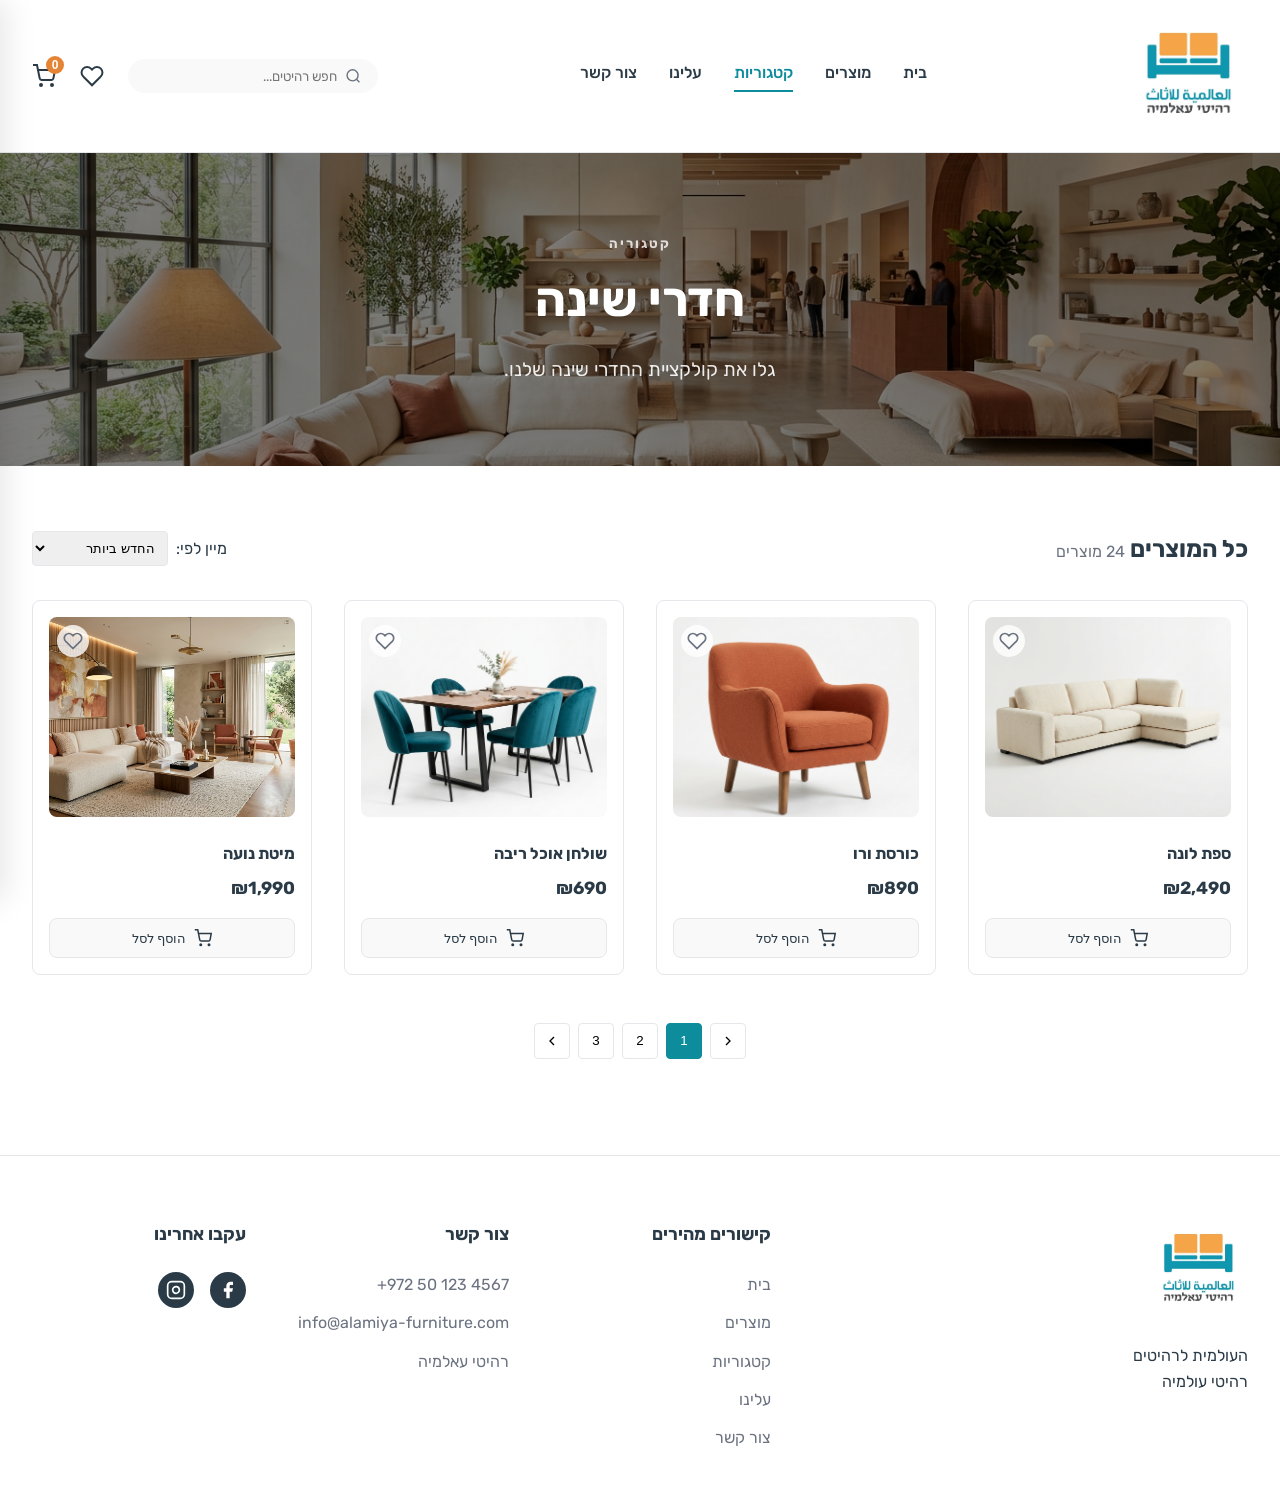
<file: category-bedroom.html>
<!DOCTYPE html>
<html lang="he" dir="rtl">
  <head>
    <meta charset="UTF-8" />
    <meta name="viewport" content="width=device-width, initial-scale=1.0" />
    <title>העולמית לרהיטים | מוצרים</title>
    <link rel="stylesheet" href="./style.css">
  </head>
  <body>
    <!-- Header -->
    <header>
      <div class="nav-container">
        <a href="./index.html" class="logo">
          <img src="./logo.jpg" alt="לוגו רהיטי עולמיה" class="logo-img" />
        </a>
        
        <button class="hamburger-icon" aria-label="Menu">
          <svg width="28" height="28" viewBox="0 0 24 24" fill="none" stroke="currentColor" stroke-width="2">
            <line x1="3" y1="12" x2="21" y2="12"></line>
            <line x1="3" y1="6" x2="21" y2="6"></line>
            <line x1="3" y1="18" x2="21" y2="18"></line>
          </svg>
        </button>
        <nav class="nav-links">
          <a href="./index.html">בית</a>
          <a href="./products.html">מוצרים</a>
          <a href="./categories.html" class="active">קטגוריות</a>
          <a href="./about.html">עלינו</a>
          <a href="./contact.html">צור קשר</a>
        </nav>
        <div class="header-actions">
          <div class="search-bar">
            <svg width="18" height="18" viewBox="0 0 24 24" fill="none" stroke="currentColor" stroke-width="2"><circle cx="11" cy="11" r="8"></circle><line x1="21" y1="21" x2="16.65" y2="16.65"></line></svg>
            <input type="text" placeholder="חפש רהיטים..." />
          </div>
          <button class="icon-btn">
            <svg width="24" height="24" viewBox="0 0 24 24" fill="none" stroke="currentColor" stroke-width="2"><path d="M20.84 4.61a5.5 5.5 0 0 0-7.78 0L12 5.67l-1.06-1.06a5.5 5.5 0 0 0-7.78 7.78l1.06 1.06L12 21.23l7.78-7.78 1.06-1.06a5.5 5.5 0 0 0 0-7.78z"></path></svg>
          </button>
          <button class="icon-btn" id="cart-icon">
            <svg width="24" height="24" viewBox="0 0 24 24" fill="none" stroke="currentColor" stroke-width="2"><circle cx="9" cy="21" r="1"></circle><circle cx="20" cy="21" r="1"></circle><path d="M1 1h4l2.68 13.39a2 2 0 0 0 2 1.61h9.72a2 2 0 0 0 2-1.61L23 6H6"></path></svg>
            <span class="cart-count">0</span>
          </button>
        </div>
      </div>
    </header>

    <!-- Banner -->
    <div style="background: linear-gradient(rgba(0, 0, 0, 0.5), rgba(0, 0, 0, 0.5)), url('./products_banner.jpg') no-repeat center center/cover; padding: 5rem 2rem;">
      <div class="container" style="display: flex; flex-direction: column; justify-content: center; align-items: center; text-align: center; padding: 0;">
        <h5 style="color: rgba(255,255,255,0.8); letter-spacing: 2px; margin-bottom: 0.5rem; text-transform: uppercase;">קטגוריה</h5>
        <h1 id="products-banner-title" style="font-size: 3rem; color: #fff; margin-bottom: 1rem; font-weight: 700;">חדרי שינה</h1>
        <p id="products-banner-desc" style="color: rgba(255,255,255,0.9); font-size: 1.2rem; max-width: 600px;">גלו את קולקציית החדרי שינה שלנו.</p>
      </div>
    </div>

    <main class="container products-layout">
      <!-- Sidebar Filters removed -->

      <!-- Products Area -->
      <div>
        <div style="display:flex; justify-content:space-between; align-items:center; margin-bottom:2rem;">
          <h2 style="font-size:1.5rem;">כל המוצרים <span style="font-size:1rem; color:var(--text-muted); font-weight:normal;">24 מוצרים</span></h2>
          <div style="display:flex; align-items:center; gap:0.5rem;">
            <span>מיין לפי:</span>
            <select style="padding:0.5rem; border:1px solid var(--border-color); border-radius:4px;">
              <option>החדש ביותר</option>
              <option>מחיר: נמוך לגבוה</option>
              <option>מחיר: גבוה לנמוך</option>
            </select>
          </div>
        </div>

        <div class="product-grid">
          <!-- 1 -->
          <div class="product-card">
            <button class="wishlist-btn"><svg width="20" height="20" viewBox="0 0 24 24" fill="none" stroke="currentColor" stroke-width="2"><path d="M20.84 4.61a5.5 5.5 0 0 0-7.78 0L12 5.67l-1.06-1.06a5.5 5.5 0 0 0-7.78 7.78l1.06 1.06L12 21.23l7.78-7.78 1.06-1.06a5.5 5.5 0 0 0 0-7.78z"></path></svg></button>
            <img src="./product_sofa_1788993782394.jpg" class="product-img" alt="Luna Sofa" />
            <div class="product-info">
              <h3>ספת לונה</h3>
              <div class="product-price">₪2,490</div>
              <button class="btn-outline add-to-cart-btn" data-id="1" data-name="ספת לונה" data-price="2490" data-img="/product_sofa_1788993782394.jpg">
                <svg width="18" height="18" viewBox="0 0 24 24" fill="none" stroke="currentColor" stroke-width="2"><circle cx="9" cy="21" r="1"></circle><circle cx="20" cy="21" r="1"></circle><path d="M1 1h4l2.68 13.39a2 2 0 0 0 2 1.61h9.72a2 2 0 0 0 2-1.61L23 6H6"></path></svg>
                הוסף לסל
              </button>
            </div>
          </div>
          <!-- 2 -->
          <div class="product-card">
            <button class="wishlist-btn"><svg width="20" height="20" viewBox="0 0 24 24" fill="none" stroke="currentColor" stroke-width="2"><path d="M20.84 4.61a5.5 5.5 0 0 0-7.78 0L12 5.67l-1.06-1.06a5.5 5.5 0 0 0-7.78 7.78l1.06 1.06L12 21.23l7.78-7.78 1.06-1.06a5.5 5.5 0 0 0 0-7.78z"></path></svg></button>
            <img src="./product_chair_1788993802787.jpg" class="product-img" alt="Armchair" />
            <div class="product-info">
              <h3>כורסת ורו</h3>
              <div class="product-price">₪890</div>
              <button class="btn-outline add-to-cart-btn" data-id="4" data-name="כורסת ורו" data-price="890" data-img="/product_chair_1788993802787.jpg">
                <svg width="18" height="18" viewBox="0 0 24 24" fill="none" stroke="currentColor" stroke-width="2"><circle cx="9" cy="21" r="1"></circle><circle cx="20" cy="21" r="1"></circle><path d="M1 1h4l2.68 13.39a2 2 0 0 0 2 1.61h9.72a2 2 0 0 0 2-1.61L23 6H6"></path></svg>
                הוסף לסל
              </button>
            </div>
          </div>
          <!-- 3 -->
          <div class="product-card">
            <button class="wishlist-btn"><svg width="20" height="20" viewBox="0 0 24 24" fill="none" stroke="currentColor" stroke-width="2"><path d="M20.84 4.61a5.5 5.5 0 0 0-7.78 0L12 5.67l-1.06-1.06a5.5 5.5 0 0 0-7.78 7.78l1.06 1.06L12 21.23l7.78-7.78 1.06-1.06a5.5 5.5 0 0 0 0-7.78z"></path></svg></button>
            <img src="./product_dining_1788993790342.jpg" class="product-img" alt="Dining Table" />
            <div class="product-info">
              <h3>שולחן אוכל ריבה</h3>
              <div class="product-price">₪690</div>
              <button class="btn-outline add-to-cart-btn" data-id="3" data-name="שולחן אוכל ריבה" data-price="690" data-img="/product_dining_1788993790342.jpg">
                <svg width="18" height="18" viewBox="0 0 24 24" fill="none" stroke="currentColor" stroke-width="2"><circle cx="9" cy="21" r="1"></circle><circle cx="20" cy="21" r="1"></circle><path d="M1 1h4l2.68 13.39a2 2 0 0 0 2 1.61h9.72a2 2 0 0 0 2-1.61L23 6H6"></path></svg>
                הוסף לסל
              </button>
            </div>
          </div>
          <!-- 4 -->
          <div class="product-card">
            <button class="wishlist-btn"><svg width="20" height="20" viewBox="0 0 24 24" fill="none" stroke="currentColor" stroke-width="2"><path d="M20.84 4.61a5.5 5.5 0 0 0-7.78 0L12 5.67l-1.06-1.06a5.5 5.5 0 0 0-7.78 7.78l1.06 1.06L12 21.23l7.78-7.78 1.06-1.06a5.5 5.5 0 0 0 0-7.78z"></path></svg></button>
            <img src="./hero_living_room_1788993764219.jpg" class="product-img" alt="Noa Bed" />
            <div class="product-info">
              <h3>מיטת נועה</h3>
              <div class="product-price">₪1,990</div>
              <button class="btn-outline add-to-cart-btn" data-id="2" data-name="מיטת נועה" data-price="1990" data-img="/hero_living_room_1788993764219.jpg">
                <svg width="18" height="18" viewBox="0 0 24 24" fill="none" stroke="currentColor" stroke-width="2"><circle cx="9" cy="21" r="1"></circle><circle cx="20" cy="21" r="1"></circle><path d="M1 1h4l2.68 13.39a2 2 0 0 0 2 1.61h9.72a2 2 0 0 0 2-1.61L23 6H6"></path></svg>
                הוסף לסל
              </button>
            </div>
          </div>
        </div>

        <!-- Pagination -->
        <div class="pagination">
          <button class="page-btn"><svg width="16" height="16" viewBox="0 0 24 24" fill="none" stroke="currentColor" stroke-width="2"><polyline points="9 18 15 12 9 6"></polyline></svg></button>
          <button class="page-btn active">1</button>
          <button class="page-btn">2</button>
          <button class="page-btn">3</button>
          <button class="page-btn"><svg width="16" height="16" viewBox="0 0 24 24" fill="none" stroke="currentColor" stroke-width="2"><polyline points="15 18 9 12 15 6"></polyline></svg></button>
        </div>
      </div>
    </main>

    <!-- Footer -->
    <footer>
      <!-- Same Footer as Index -->
      <div class="footer-top">
        <div class="footer-col footer-brand">
          <img src="./logo.jpg" alt="לוגו" style="width:100px; margin-bottom:1rem;" />
          <p>העולמית לרהיטים<br/>רהיטי עולמיה</p>
        </div>
        <div class="footer-col">
          <h4>קישורים מהירים</h4>
          <ul>
            <li><a href="./index.html">בית</a></li>
            <li><a href="./products.html">מוצרים</a></li>
            <li><a href="./categories.html">קטגוריות</a></li>
            <li><a href="./about.html">עלינו</a></li>
            <li><a href="./contact.html">צור קשר</a></li>
          </ul>
        </div>
        <div class="footer-col">
          <h4>צור קשר</h4>
          <ul>
            <li><span dir="ltr">+972 50 123 4567</span></li>
            <li>info@alamiya-furniture.com</li>
            <li>רהיטי עאלמיה</li>
          </ul>
        </div>
        <div class="footer-col">
          <h4>עקבו אחרינו</h4>
          <div class="social-icons">
            <a href="#"><svg width="20" height="20" viewBox="0 0 24 24" fill="currentColor"><path d="M18 2h-3a5 5 0 0 0-5 5v3H7v4h3v8h4v-8h3l1-4h-4V7a1 1 0 0 1 1-1h3z"></path></svg></a>
            <a href="https://www.instagram.com/alamiya_furniture/"><svg width="20" height="20" viewBox="0 0 24 24" fill="none" stroke="currentColor" stroke-width="2"><rect x="2" y="2" width="20" height="20" rx="5" ry="5"></rect><path d="M16 11.37A4 4 0 1 1 12.63 8 4 4 0 0 1 16 11.37z"></path><line x1="17.5" y1="6.5" x2="17.51" y2="6.5"></line></svg></a>
          </div>
        </div>
      </div>

    </footer>
    <div id="cart-sidebar-container"></div>
    <script src="./main.js" defer></script>
  </body>
</html>
</file>
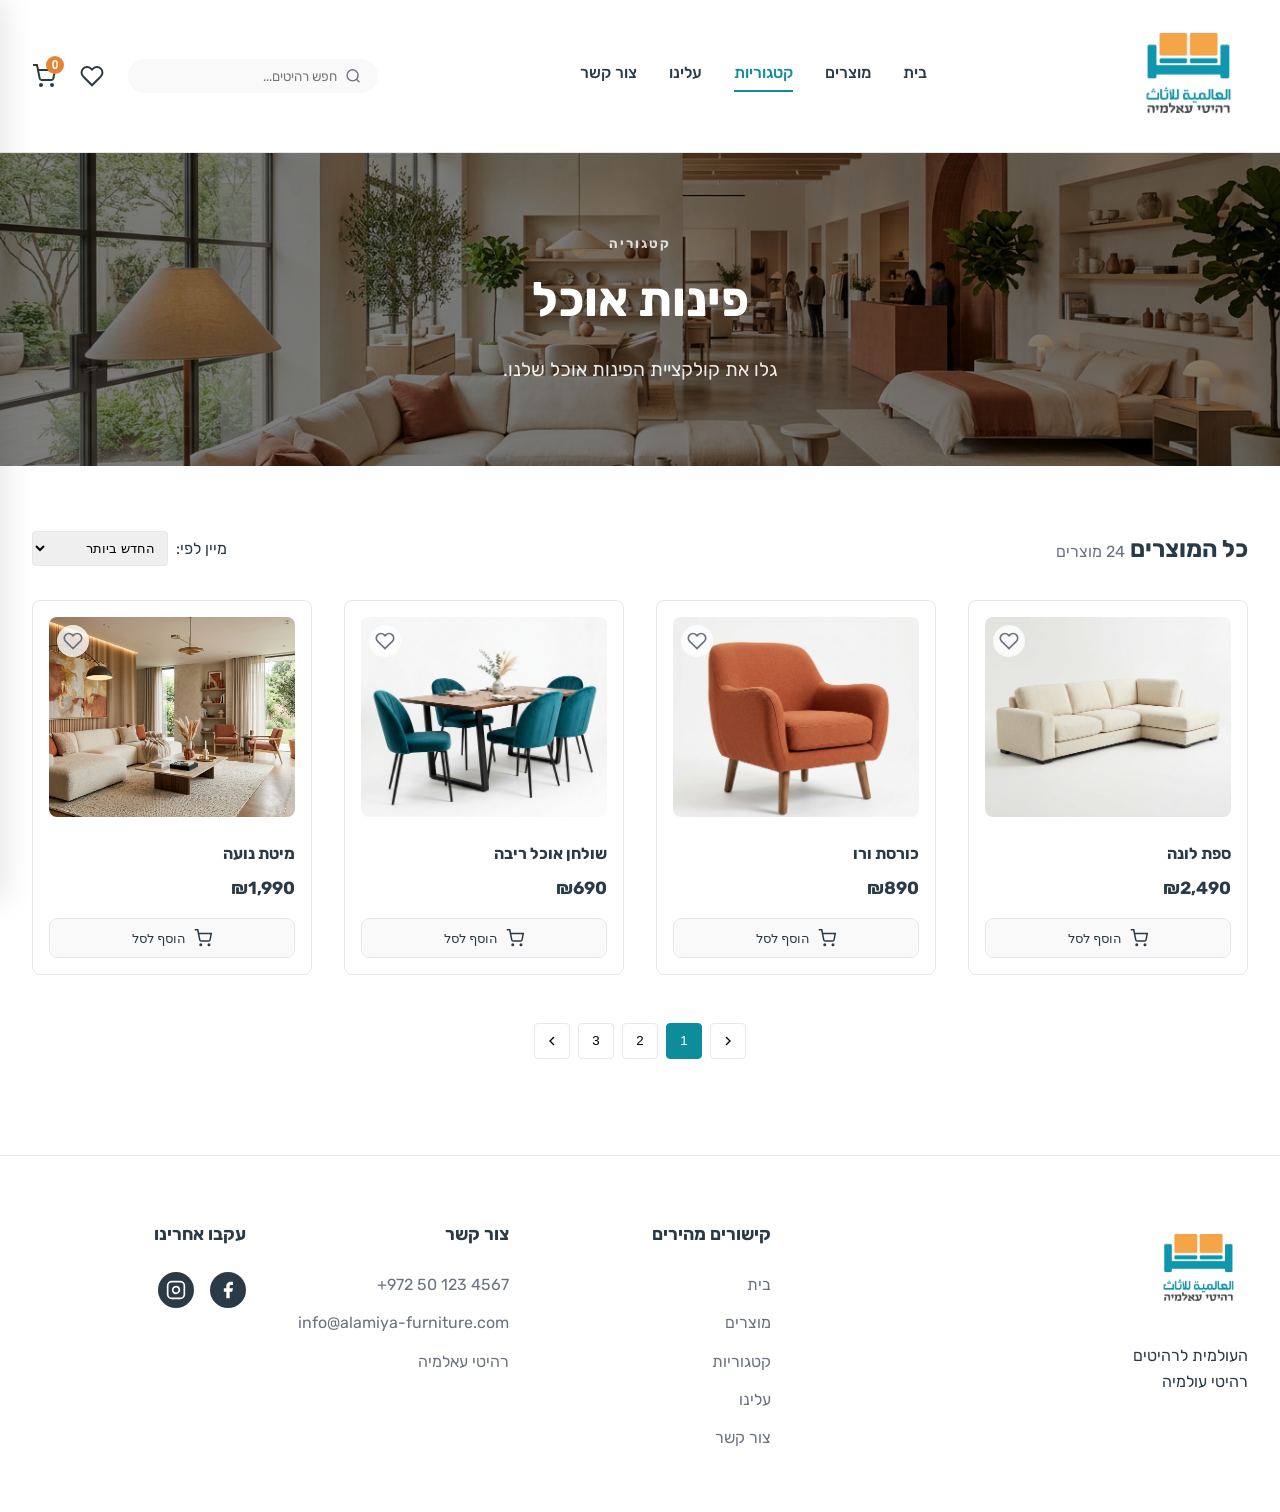
<file: category-dining.html>
<!DOCTYPE html>
<html lang="he" dir="rtl">
  <head>
    <meta charset="UTF-8" />
    <meta name="viewport" content="width=device-width, initial-scale=1.0" />
    <title>העולמית לרהיטים | מוצרים</title>
    <link rel="stylesheet" href="./style.css">
  </head>
  <body>
    <!-- Header -->
    <header>
      <div class="nav-container">
        <a href="./index.html" class="logo">
          <img src="./logo.jpg" alt="לוגו רהיטי עולמיה" class="logo-img" />
        </a>
        
        <button class="hamburger-icon" aria-label="Menu">
          <svg width="28" height="28" viewBox="0 0 24 24" fill="none" stroke="currentColor" stroke-width="2">
            <line x1="3" y1="12" x2="21" y2="12"></line>
            <line x1="3" y1="6" x2="21" y2="6"></line>
            <line x1="3" y1="18" x2="21" y2="18"></line>
          </svg>
        </button>
        <nav class="nav-links">
          <a href="./index.html">בית</a>
          <a href="./products.html">מוצרים</a>
          <a href="./categories.html" class="active">קטגוריות</a>
          <a href="./about.html">עלינו</a>
          <a href="./contact.html">צור קשר</a>
        </nav>
        <div class="header-actions">
          <div class="search-bar">
            <svg width="18" height="18" viewBox="0 0 24 24" fill="none" stroke="currentColor" stroke-width="2"><circle cx="11" cy="11" r="8"></circle><line x1="21" y1="21" x2="16.65" y2="16.65"></line></svg>
            <input type="text" placeholder="חפש רהיטים..." />
          </div>
          <button class="icon-btn">
            <svg width="24" height="24" viewBox="0 0 24 24" fill="none" stroke="currentColor" stroke-width="2"><path d="M20.84 4.61a5.5 5.5 0 0 0-7.78 0L12 5.67l-1.06-1.06a5.5 5.5 0 0 0-7.78 7.78l1.06 1.06L12 21.23l7.78-7.78 1.06-1.06a5.5 5.5 0 0 0 0-7.78z"></path></svg>
          </button>
          <button class="icon-btn" id="cart-icon">
            <svg width="24" height="24" viewBox="0 0 24 24" fill="none" stroke="currentColor" stroke-width="2"><circle cx="9" cy="21" r="1"></circle><circle cx="20" cy="21" r="1"></circle><path d="M1 1h4l2.68 13.39a2 2 0 0 0 2 1.61h9.72a2 2 0 0 0 2-1.61L23 6H6"></path></svg>
            <span class="cart-count">0</span>
          </button>
        </div>
      </div>
    </header>

    <!-- Banner -->
    <div style="background: linear-gradient(rgba(0, 0, 0, 0.5), rgba(0, 0, 0, 0.5)), url('./products_banner.jpg') no-repeat center center/cover; padding: 5rem 2rem;">
      <div class="container" style="display: flex; flex-direction: column; justify-content: center; align-items: center; text-align: center; padding: 0;">
        <h5 style="color: rgba(255,255,255,0.8); letter-spacing: 2px; margin-bottom: 0.5rem; text-transform: uppercase;">קטגוריה</h5>
        <h1 id="products-banner-title" style="font-size: 3rem; color: #fff; margin-bottom: 1rem; font-weight: 700;">פינות אוכל</h1>
        <p id="products-banner-desc" style="color: rgba(255,255,255,0.9); font-size: 1.2rem; max-width: 600px;">גלו את קולקציית הפינות אוכל שלנו.</p>
      </div>
    </div>

    <main class="container products-layout">
      <!-- Sidebar Filters removed -->

      <!-- Products Area -->
      <div>
        <div style="display:flex; justify-content:space-between; align-items:center; margin-bottom:2rem;">
          <h2 style="font-size:1.5rem;">כל המוצרים <span style="font-size:1rem; color:var(--text-muted); font-weight:normal;">24 מוצרים</span></h2>
          <div style="display:flex; align-items:center; gap:0.5rem;">
            <span>מיין לפי:</span>
            <select style="padding:0.5rem; border:1px solid var(--border-color); border-radius:4px;">
              <option>החדש ביותר</option>
              <option>מחיר: נמוך לגבוה</option>
              <option>מחיר: גבוה לנמוך</option>
            </select>
          </div>
        </div>

        <div class="product-grid">
          <!-- 1 -->
          <div class="product-card">
            <button class="wishlist-btn"><svg width="20" height="20" viewBox="0 0 24 24" fill="none" stroke="currentColor" stroke-width="2"><path d="M20.84 4.61a5.5 5.5 0 0 0-7.78 0L12 5.67l-1.06-1.06a5.5 5.5 0 0 0-7.78 7.78l1.06 1.06L12 21.23l7.78-7.78 1.06-1.06a5.5 5.5 0 0 0 0-7.78z"></path></svg></button>
            <img src="./product_sofa_1788993782394.jpg" class="product-img" alt="Luna Sofa" />
            <div class="product-info">
              <h3>ספת לונה</h3>
              <div class="product-price">₪2,490</div>
              <button class="btn-outline add-to-cart-btn" data-id="1" data-name="ספת לונה" data-price="2490" data-img="/product_sofa_1788993782394.jpg">
                <svg width="18" height="18" viewBox="0 0 24 24" fill="none" stroke="currentColor" stroke-width="2"><circle cx="9" cy="21" r="1"></circle><circle cx="20" cy="21" r="1"></circle><path d="M1 1h4l2.68 13.39a2 2 0 0 0 2 1.61h9.72a2 2 0 0 0 2-1.61L23 6H6"></path></svg>
                הוסף לסל
              </button>
            </div>
          </div>
          <!-- 2 -->
          <div class="product-card">
            <button class="wishlist-btn"><svg width="20" height="20" viewBox="0 0 24 24" fill="none" stroke="currentColor" stroke-width="2"><path d="M20.84 4.61a5.5 5.5 0 0 0-7.78 0L12 5.67l-1.06-1.06a5.5 5.5 0 0 0-7.78 7.78l1.06 1.06L12 21.23l7.78-7.78 1.06-1.06a5.5 5.5 0 0 0 0-7.78z"></path></svg></button>
            <img src="./product_chair_1788993802787.jpg" class="product-img" alt="Armchair" />
            <div class="product-info">
              <h3>כורסת ורו</h3>
              <div class="product-price">₪890</div>
              <button class="btn-outline add-to-cart-btn" data-id="4" data-name="כורסת ורו" data-price="890" data-img="/product_chair_1788993802787.jpg">
                <svg width="18" height="18" viewBox="0 0 24 24" fill="none" stroke="currentColor" stroke-width="2"><circle cx="9" cy="21" r="1"></circle><circle cx="20" cy="21" r="1"></circle><path d="M1 1h4l2.68 13.39a2 2 0 0 0 2 1.61h9.72a2 2 0 0 0 2-1.61L23 6H6"></path></svg>
                הוסף לסל
              </button>
            </div>
          </div>
          <!-- 3 -->
          <div class="product-card">
            <button class="wishlist-btn"><svg width="20" height="20" viewBox="0 0 24 24" fill="none" stroke="currentColor" stroke-width="2"><path d="M20.84 4.61a5.5 5.5 0 0 0-7.78 0L12 5.67l-1.06-1.06a5.5 5.5 0 0 0-7.78 7.78l1.06 1.06L12 21.23l7.78-7.78 1.06-1.06a5.5 5.5 0 0 0 0-7.78z"></path></svg></button>
            <img src="./product_dining_1788993790342.jpg" class="product-img" alt="Dining Table" />
            <div class="product-info">
              <h3>שולחן אוכל ריבה</h3>
              <div class="product-price">₪690</div>
              <button class="btn-outline add-to-cart-btn" data-id="3" data-name="שולחן אוכל ריבה" data-price="690" data-img="/product_dining_1788993790342.jpg">
                <svg width="18" height="18" viewBox="0 0 24 24" fill="none" stroke="currentColor" stroke-width="2"><circle cx="9" cy="21" r="1"></circle><circle cx="20" cy="21" r="1"></circle><path d="M1 1h4l2.68 13.39a2 2 0 0 0 2 1.61h9.72a2 2 0 0 0 2-1.61L23 6H6"></path></svg>
                הוסף לסל
              </button>
            </div>
          </div>
          <!-- 4 -->
          <div class="product-card">
            <button class="wishlist-btn"><svg width="20" height="20" viewBox="0 0 24 24" fill="none" stroke="currentColor" stroke-width="2"><path d="M20.84 4.61a5.5 5.5 0 0 0-7.78 0L12 5.67l-1.06-1.06a5.5 5.5 0 0 0-7.78 7.78l1.06 1.06L12 21.23l7.78-7.78 1.06-1.06a5.5 5.5 0 0 0 0-7.78z"></path></svg></button>
            <img src="./hero_living_room_1788993764219.jpg" class="product-img" alt="Noa Bed" />
            <div class="product-info">
              <h3>מיטת נועה</h3>
              <div class="product-price">₪1,990</div>
              <button class="btn-outline add-to-cart-btn" data-id="2" data-name="מיטת נועה" data-price="1990" data-img="/hero_living_room_1788993764219.jpg">
                <svg width="18" height="18" viewBox="0 0 24 24" fill="none" stroke="currentColor" stroke-width="2"><circle cx="9" cy="21" r="1"></circle><circle cx="20" cy="21" r="1"></circle><path d="M1 1h4l2.68 13.39a2 2 0 0 0 2 1.61h9.72a2 2 0 0 0 2-1.61L23 6H6"></path></svg>
                הוסף לסל
              </button>
            </div>
          </div>
        </div>

        <!-- Pagination -->
        <div class="pagination">
          <button class="page-btn"><svg width="16" height="16" viewBox="0 0 24 24" fill="none" stroke="currentColor" stroke-width="2"><polyline points="9 18 15 12 9 6"></polyline></svg></button>
          <button class="page-btn active">1</button>
          <button class="page-btn">2</button>
          <button class="page-btn">3</button>
          <button class="page-btn"><svg width="16" height="16" viewBox="0 0 24 24" fill="none" stroke="currentColor" stroke-width="2"><polyline points="15 18 9 12 15 6"></polyline></svg></button>
        </div>
      </div>
    </main>

    <!-- Footer -->
    <footer>
      <!-- Same Footer as Index -->
      <div class="footer-top">
        <div class="footer-col footer-brand">
          <img src="./logo.jpg" alt="לוגו" style="width:100px; margin-bottom:1rem;" />
          <p>העולמית לרהיטים<br/>רהיטי עולמיה</p>
        </div>
        <div class="footer-col">
          <h4>קישורים מהירים</h4>
          <ul>
            <li><a href="./index.html">בית</a></li>
            <li><a href="./products.html">מוצרים</a></li>
            <li><a href="./categories.html">קטגוריות</a></li>
            <li><a href="./about.html">עלינו</a></li>
            <li><a href="./contact.html">צור קשר</a></li>
          </ul>
        </div>
        <div class="footer-col">
          <h4>צור קשר</h4>
          <ul>
            <li><span dir="ltr">+972 50 123 4567</span></li>
            <li>info@alamiya-furniture.com</li>
            <li>רהיטי עאלמיה</li>
          </ul>
        </div>
        <div class="footer-col">
          <h4>עקבו אחרינו</h4>
          <div class="social-icons">
            <a href="#"><svg width="20" height="20" viewBox="0 0 24 24" fill="currentColor"><path d="M18 2h-3a5 5 0 0 0-5 5v3H7v4h3v8h4v-8h3l1-4h-4V7a1 1 0 0 1 1-1h3z"></path></svg></a>
            <a href="https://www.instagram.com/alamiya_furniture/"><svg width="20" height="20" viewBox="0 0 24 24" fill="none" stroke="currentColor" stroke-width="2"><rect x="2" y="2" width="20" height="20" rx="5" ry="5"></rect><path d="M16 11.37A4 4 0 1 1 12.63 8 4 4 0 0 1 16 11.37z"></path><line x1="17.5" y1="6.5" x2="17.51" y2="6.5"></line></svg></a>
          </div>
        </div>
      </div>

    </footer>
    <div id="cart-sidebar-container"></div>
    <script src="./main.js" defer></script>
  </body>
</html>
</file>
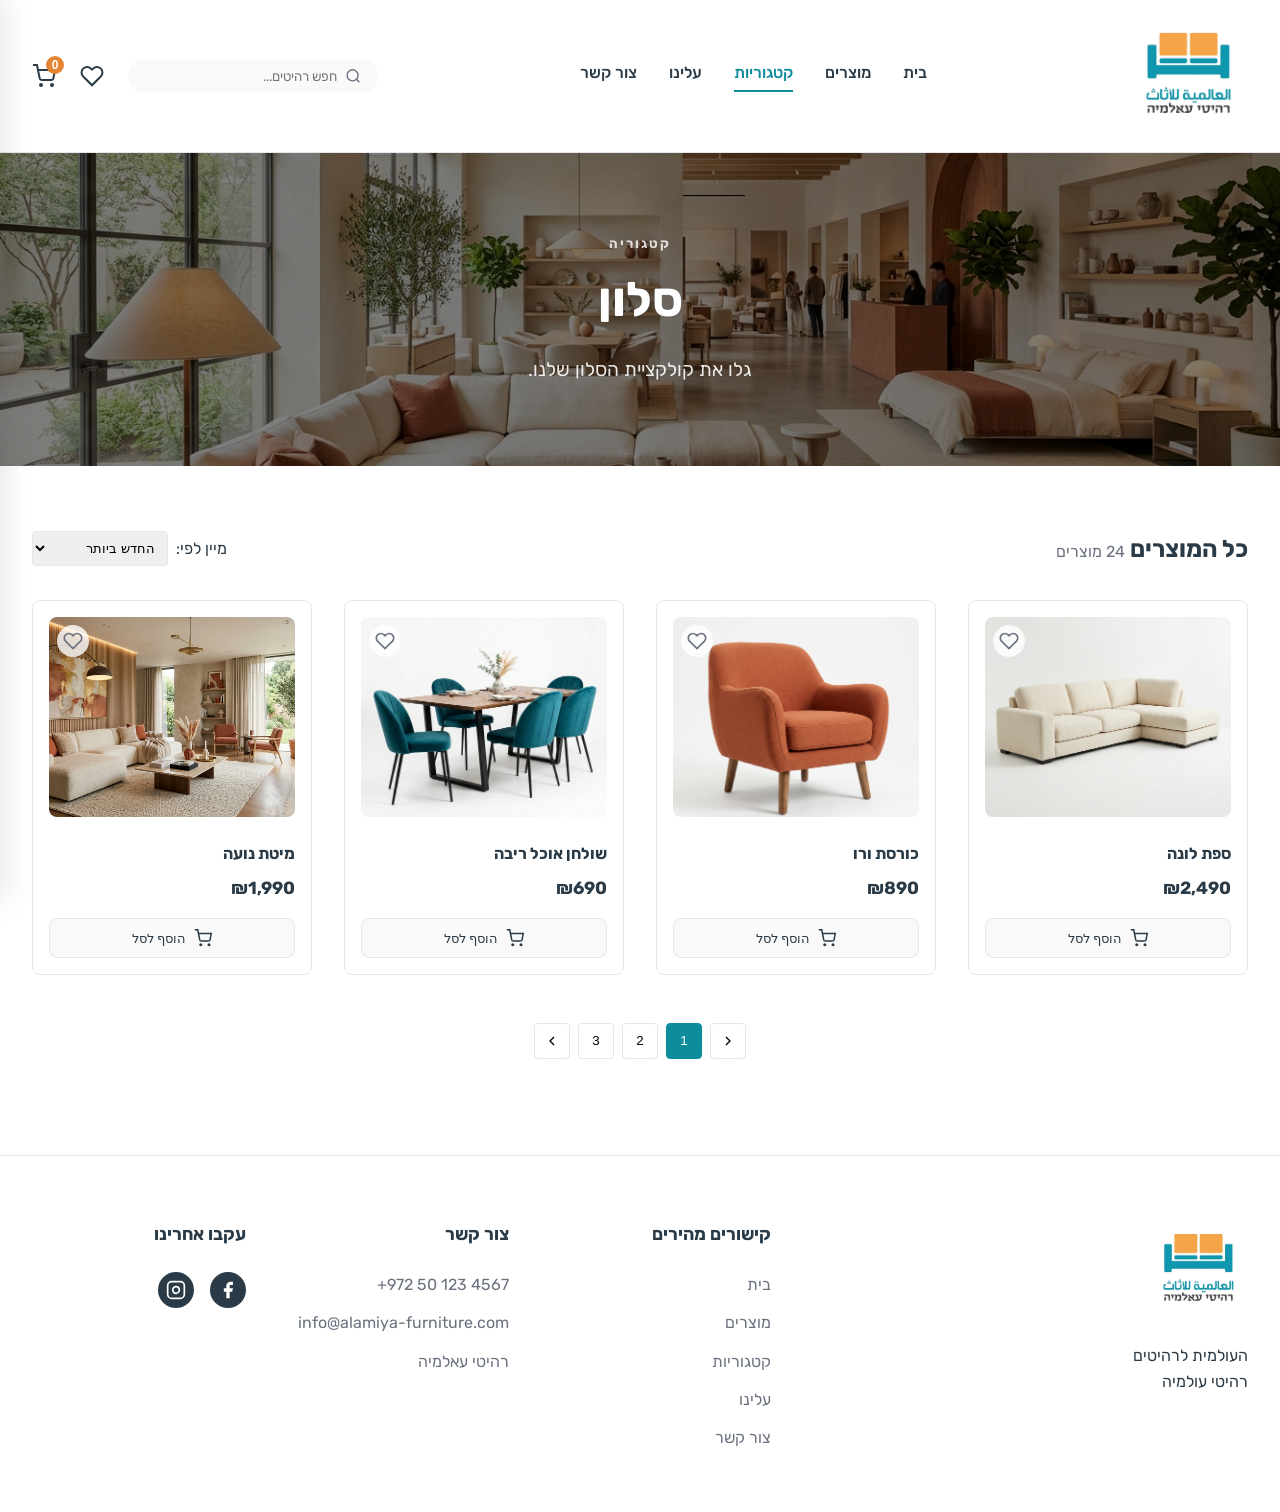
<file: category-livingroom.html>
<!DOCTYPE html>
<html lang="he" dir="rtl">
  <head>
    <meta charset="UTF-8" />
    <meta name="viewport" content="width=device-width, initial-scale=1.0" />
    <title>העולמית לרהיטים | מוצרים</title>
    <link rel="stylesheet" href="./style.css">
  </head>
  <body>
    <!-- Header -->
    <header>
      <div class="nav-container">
        <a href="./index.html" class="logo">
          <img src="./logo.jpg" alt="לוגו רהיטי עולמיה" class="logo-img" />
        </a>
        
        <button class="hamburger-icon" aria-label="Menu">
          <svg width="28" height="28" viewBox="0 0 24 24" fill="none" stroke="currentColor" stroke-width="2">
            <line x1="3" y1="12" x2="21" y2="12"></line>
            <line x1="3" y1="6" x2="21" y2="6"></line>
            <line x1="3" y1="18" x2="21" y2="18"></line>
          </svg>
        </button>
        <nav class="nav-links">
          <a href="./index.html">בית</a>
          <a href="./products.html">מוצרים</a>
          <a href="./categories.html" class="active">קטגוריות</a>
          <a href="./about.html">עלינו</a>
          <a href="./contact.html">צור קשר</a>
        </nav>
        <div class="header-actions">
          <div class="search-bar">
            <svg width="18" height="18" viewBox="0 0 24 24" fill="none" stroke="currentColor" stroke-width="2"><circle cx="11" cy="11" r="8"></circle><line x1="21" y1="21" x2="16.65" y2="16.65"></line></svg>
            <input type="text" placeholder="חפש רהיטים..." />
          </div>
          <button class="icon-btn">
            <svg width="24" height="24" viewBox="0 0 24 24" fill="none" stroke="currentColor" stroke-width="2"><path d="M20.84 4.61a5.5 5.5 0 0 0-7.78 0L12 5.67l-1.06-1.06a5.5 5.5 0 0 0-7.78 7.78l1.06 1.06L12 21.23l7.78-7.78 1.06-1.06a5.5 5.5 0 0 0 0-7.78z"></path></svg>
          </button>
          <button class="icon-btn" id="cart-icon">
            <svg width="24" height="24" viewBox="0 0 24 24" fill="none" stroke="currentColor" stroke-width="2"><circle cx="9" cy="21" r="1"></circle><circle cx="20" cy="21" r="1"></circle><path d="M1 1h4l2.68 13.39a2 2 0 0 0 2 1.61h9.72a2 2 0 0 0 2-1.61L23 6H6"></path></svg>
            <span class="cart-count">0</span>
          </button>
        </div>
      </div>
    </header>

    <!-- Banner -->
    <div style="background: linear-gradient(rgba(0, 0, 0, 0.5), rgba(0, 0, 0, 0.5)), url('./products_banner.jpg') no-repeat center center/cover; padding: 5rem 2rem;">
      <div class="container" style="display: flex; flex-direction: column; justify-content: center; align-items: center; text-align: center; padding: 0;">
        <h5 style="color: rgba(255,255,255,0.8); letter-spacing: 2px; margin-bottom: 0.5rem; text-transform: uppercase;">קטגוריה</h5>
        <h1 id="products-banner-title" style="font-size: 3rem; color: #fff; margin-bottom: 1rem; font-weight: 700;">סלון</h1>
        <p id="products-banner-desc" style="color: rgba(255,255,255,0.9); font-size: 1.2rem; max-width: 600px;">גלו את קולקציית הסלון שלנו.</p>
      </div>
    </div>

    <main class="container products-layout">
      <!-- Sidebar Filters removed -->

      <!-- Products Area -->
      <div>
        <div style="display:flex; justify-content:space-between; align-items:center; margin-bottom:2rem;">
          <h2 style="font-size:1.5rem;">כל המוצרים <span style="font-size:1rem; color:var(--text-muted); font-weight:normal;">24 מוצרים</span></h2>
          <div style="display:flex; align-items:center; gap:0.5rem;">
            <span>מיין לפי:</span>
            <select style="padding:0.5rem; border:1px solid var(--border-color); border-radius:4px;">
              <option>החדש ביותר</option>
              <option>מחיר: נמוך לגבוה</option>
              <option>מחיר: גבוה לנמוך</option>
            </select>
          </div>
        </div>

        <div class="product-grid">
          <!-- 1 -->
          <div class="product-card">
            <button class="wishlist-btn"><svg width="20" height="20" viewBox="0 0 24 24" fill="none" stroke="currentColor" stroke-width="2"><path d="M20.84 4.61a5.5 5.5 0 0 0-7.78 0L12 5.67l-1.06-1.06a5.5 5.5 0 0 0-7.78 7.78l1.06 1.06L12 21.23l7.78-7.78 1.06-1.06a5.5 5.5 0 0 0 0-7.78z"></path></svg></button>
            <img src="./product_sofa_1788993782394.jpg" class="product-img" alt="Luna Sofa" />
            <div class="product-info">
              <h3>ספת לונה</h3>
              <div class="product-price">₪2,490</div>
              <button class="btn-outline add-to-cart-btn" data-id="1" data-name="ספת לונה" data-price="2490" data-img="/product_sofa_1788993782394.jpg">
                <svg width="18" height="18" viewBox="0 0 24 24" fill="none" stroke="currentColor" stroke-width="2"><circle cx="9" cy="21" r="1"></circle><circle cx="20" cy="21" r="1"></circle><path d="M1 1h4l2.68 13.39a2 2 0 0 0 2 1.61h9.72a2 2 0 0 0 2-1.61L23 6H6"></path></svg>
                הוסף לסל
              </button>
            </div>
          </div>
          <!-- 2 -->
          <div class="product-card">
            <button class="wishlist-btn"><svg width="20" height="20" viewBox="0 0 24 24" fill="none" stroke="currentColor" stroke-width="2"><path d="M20.84 4.61a5.5 5.5 0 0 0-7.78 0L12 5.67l-1.06-1.06a5.5 5.5 0 0 0-7.78 7.78l1.06 1.06L12 21.23l7.78-7.78 1.06-1.06a5.5 5.5 0 0 0 0-7.78z"></path></svg></button>
            <img src="./product_chair_1788993802787.jpg" class="product-img" alt="Armchair" />
            <div class="product-info">
              <h3>כורסת ורו</h3>
              <div class="product-price">₪890</div>
              <button class="btn-outline add-to-cart-btn" data-id="4" data-name="כורסת ורו" data-price="890" data-img="/product_chair_1788993802787.jpg">
                <svg width="18" height="18" viewBox="0 0 24 24" fill="none" stroke="currentColor" stroke-width="2"><circle cx="9" cy="21" r="1"></circle><circle cx="20" cy="21" r="1"></circle><path d="M1 1h4l2.68 13.39a2 2 0 0 0 2 1.61h9.72a2 2 0 0 0 2-1.61L23 6H6"></path></svg>
                הוסף לסל
              </button>
            </div>
          </div>
          <!-- 3 -->
          <div class="product-card">
            <button class="wishlist-btn"><svg width="20" height="20" viewBox="0 0 24 24" fill="none" stroke="currentColor" stroke-width="2"><path d="M20.84 4.61a5.5 5.5 0 0 0-7.78 0L12 5.67l-1.06-1.06a5.5 5.5 0 0 0-7.78 7.78l1.06 1.06L12 21.23l7.78-7.78 1.06-1.06a5.5 5.5 0 0 0 0-7.78z"></path></svg></button>
            <img src="./product_dining_1788993790342.jpg" class="product-img" alt="Dining Table" />
            <div class="product-info">
              <h3>שולחן אוכל ריבה</h3>
              <div class="product-price">₪690</div>
              <button class="btn-outline add-to-cart-btn" data-id="3" data-name="שולחן אוכל ריבה" data-price="690" data-img="/product_dining_1788993790342.jpg">
                <svg width="18" height="18" viewBox="0 0 24 24" fill="none" stroke="currentColor" stroke-width="2"><circle cx="9" cy="21" r="1"></circle><circle cx="20" cy="21" r="1"></circle><path d="M1 1h4l2.68 13.39a2 2 0 0 0 2 1.61h9.72a2 2 0 0 0 2-1.61L23 6H6"></path></svg>
                הוסף לסל
              </button>
            </div>
          </div>
          <!-- 4 -->
          <div class="product-card">
            <button class="wishlist-btn"><svg width="20" height="20" viewBox="0 0 24 24" fill="none" stroke="currentColor" stroke-width="2"><path d="M20.84 4.61a5.5 5.5 0 0 0-7.78 0L12 5.67l-1.06-1.06a5.5 5.5 0 0 0-7.78 7.78l1.06 1.06L12 21.23l7.78-7.78 1.06-1.06a5.5 5.5 0 0 0 0-7.78z"></path></svg></button>
            <img src="./hero_living_room_1788993764219.jpg" class="product-img" alt="Noa Bed" />
            <div class="product-info">
              <h3>מיטת נועה</h3>
              <div class="product-price">₪1,990</div>
              <button class="btn-outline add-to-cart-btn" data-id="2" data-name="מיטת נועה" data-price="1990" data-img="/hero_living_room_1788993764219.jpg">
                <svg width="18" height="18" viewBox="0 0 24 24" fill="none" stroke="currentColor" stroke-width="2"><circle cx="9" cy="21" r="1"></circle><circle cx="20" cy="21" r="1"></circle><path d="M1 1h4l2.68 13.39a2 2 0 0 0 2 1.61h9.72a2 2 0 0 0 2-1.61L23 6H6"></path></svg>
                הוסף לסל
              </button>
            </div>
          </div>
        </div>

        <!-- Pagination -->
        <div class="pagination">
          <button class="page-btn"><svg width="16" height="16" viewBox="0 0 24 24" fill="none" stroke="currentColor" stroke-width="2"><polyline points="9 18 15 12 9 6"></polyline></svg></button>
          <button class="page-btn active">1</button>
          <button class="page-btn">2</button>
          <button class="page-btn">3</button>
          <button class="page-btn"><svg width="16" height="16" viewBox="0 0 24 24" fill="none" stroke="currentColor" stroke-width="2"><polyline points="15 18 9 12 15 6"></polyline></svg></button>
        </div>
      </div>
    </main>

    <!-- Footer -->
    <footer>
      <!-- Same Footer as Index -->
      <div class="footer-top">
        <div class="footer-col footer-brand">
          <img src="./logo.jpg" alt="לוגו" style="width:100px; margin-bottom:1rem;" />
          <p>העולמית לרהיטים<br/>רהיטי עולמיה</p>
        </div>
        <div class="footer-col">
          <h4>קישורים מהירים</h4>
          <ul>
            <li><a href="./index.html">בית</a></li>
            <li><a href="./products.html">מוצרים</a></li>
            <li><a href="./categories.html">קטגוריות</a></li>
            <li><a href="./about.html">עלינו</a></li>
            <li><a href="./contact.html">צור קשר</a></li>
          </ul>
        </div>
        <div class="footer-col">
          <h4>צור קשר</h4>
          <ul>
            <li><span dir="ltr">+972 50 123 4567</span></li>
            <li>info@alamiya-furniture.com</li>
            <li>רהיטי עאלמיה</li>
          </ul>
        </div>
        <div class="footer-col">
          <h4>עקבו אחרינו</h4>
          <div class="social-icons">
            <a href="#"><svg width="20" height="20" viewBox="0 0 24 24" fill="currentColor"><path d="M18 2h-3a5 5 0 0 0-5 5v3H7v4h3v8h4v-8h3l1-4h-4V7a1 1 0 0 1 1-1h3z"></path></svg></a>
            <a href="https://www.instagram.com/alamiya_furniture/"><svg width="20" height="20" viewBox="0 0 24 24" fill="none" stroke="currentColor" stroke-width="2"><rect x="2" y="2" width="20" height="20" rx="5" ry="5"></rect><path d="M16 11.37A4 4 0 1 1 12.63 8 4 4 0 0 1 16 11.37z"></path><line x1="17.5" y1="6.5" x2="17.51" y2="6.5"></line></svg></a>
          </div>
        </div>
      </div>

    </footer>
    <div id="cart-sidebar-container"></div>
    <script src="./main.js" defer></script>
  </body>
</html>
</file>
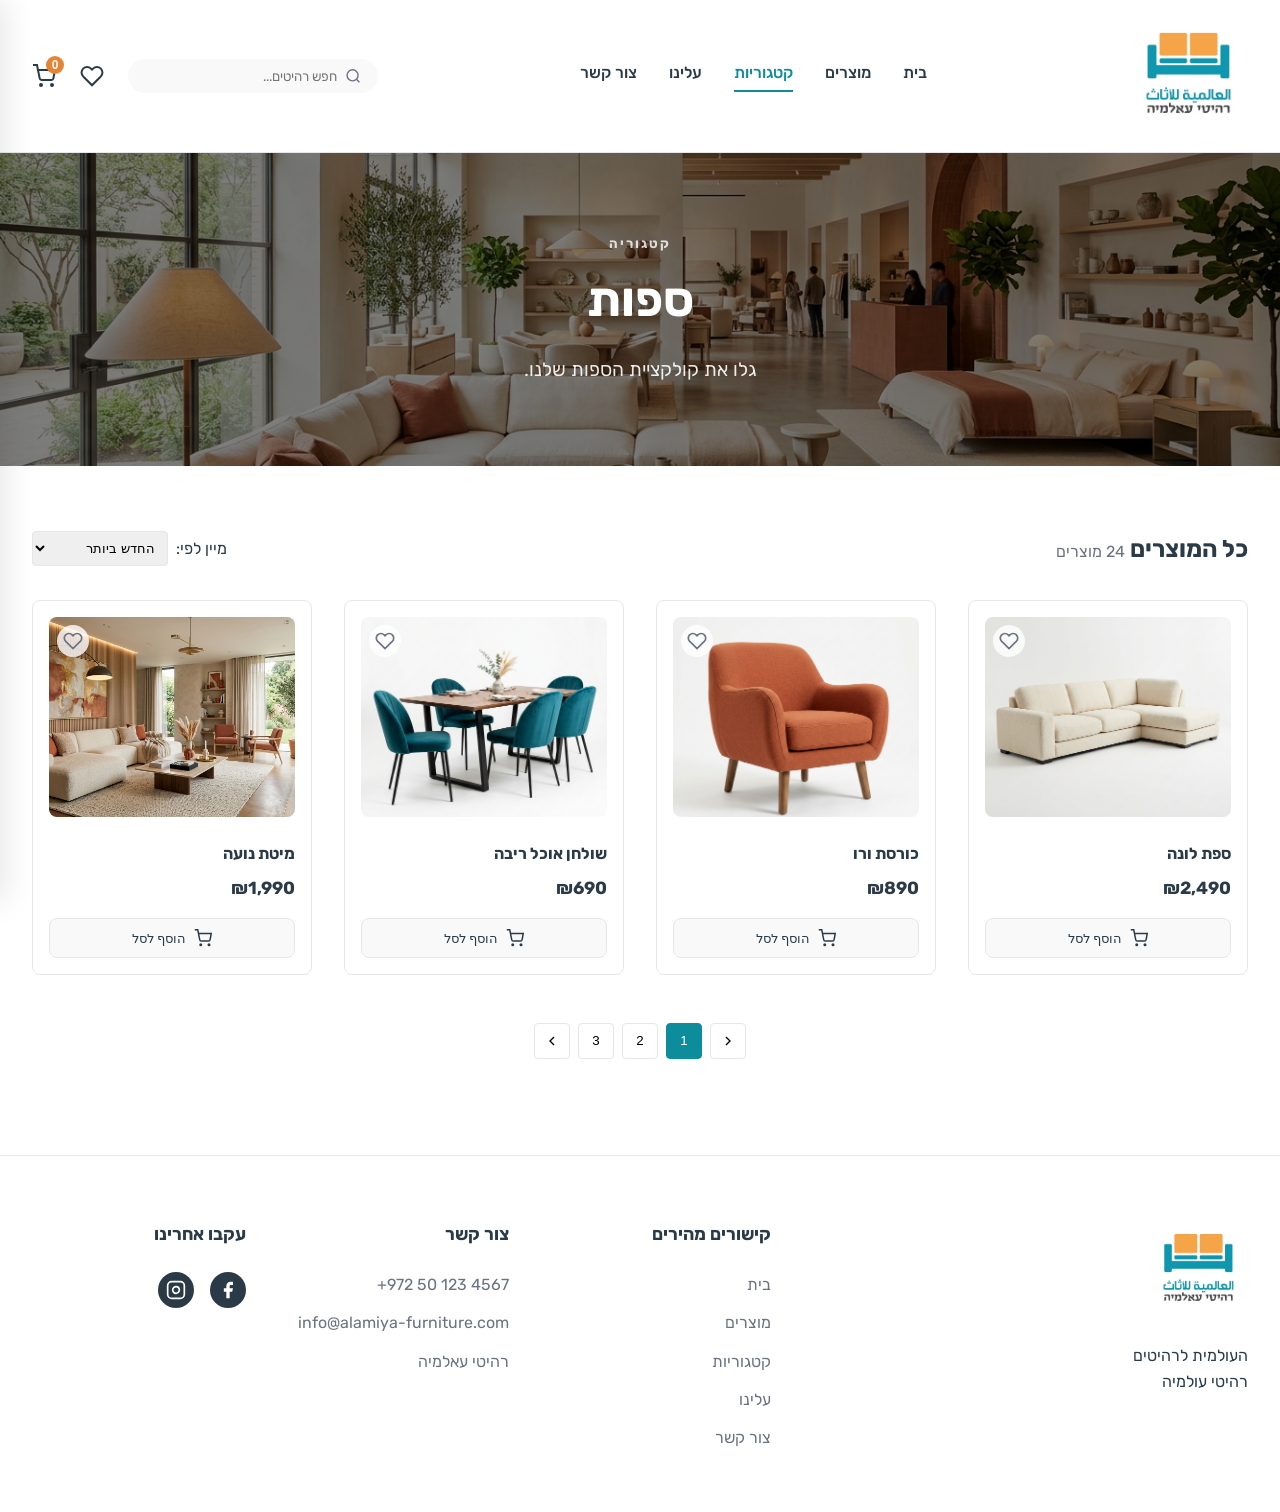
<file: category-sofas.html>
<!DOCTYPE html>
<html lang="he" dir="rtl">
  <head>
    <meta charset="UTF-8" />
    <meta name="viewport" content="width=device-width, initial-scale=1.0" />
    <title>העולמית לרהיטים | מוצרים</title>
    <link rel="stylesheet" href="./style.css">
  </head>
  <body>
    <!-- Header -->
    <header>
      <div class="nav-container">
        <a href="./index.html" class="logo">
          <img src="./logo.jpg" alt="לוגו רהיטי עולמיה" class="logo-img" />
        </a>
        
        <button class="hamburger-icon" aria-label="Menu">
          <svg width="28" height="28" viewBox="0 0 24 24" fill="none" stroke="currentColor" stroke-width="2">
            <line x1="3" y1="12" x2="21" y2="12"></line>
            <line x1="3" y1="6" x2="21" y2="6"></line>
            <line x1="3" y1="18" x2="21" y2="18"></line>
          </svg>
        </button>
        <nav class="nav-links">
          <a href="./index.html">בית</a>
          <a href="./products.html">מוצרים</a>
          <a href="./categories.html" class="active">קטגוריות</a>
          <a href="./about.html">עלינו</a>
          <a href="./contact.html">צור קשר</a>
        </nav>
        <div class="header-actions">
          <div class="search-bar">
            <svg width="18" height="18" viewBox="0 0 24 24" fill="none" stroke="currentColor" stroke-width="2"><circle cx="11" cy="11" r="8"></circle><line x1="21" y1="21" x2="16.65" y2="16.65"></line></svg>
            <input type="text" placeholder="חפש רהיטים..." />
          </div>
          <button class="icon-btn">
            <svg width="24" height="24" viewBox="0 0 24 24" fill="none" stroke="currentColor" stroke-width="2"><path d="M20.84 4.61a5.5 5.5 0 0 0-7.78 0L12 5.67l-1.06-1.06a5.5 5.5 0 0 0-7.78 7.78l1.06 1.06L12 21.23l7.78-7.78 1.06-1.06a5.5 5.5 0 0 0 0-7.78z"></path></svg>
          </button>
          <button class="icon-btn" id="cart-icon">
            <svg width="24" height="24" viewBox="0 0 24 24" fill="none" stroke="currentColor" stroke-width="2"><circle cx="9" cy="21" r="1"></circle><circle cx="20" cy="21" r="1"></circle><path d="M1 1h4l2.68 13.39a2 2 0 0 0 2 1.61h9.72a2 2 0 0 0 2-1.61L23 6H6"></path></svg>
            <span class="cart-count">0</span>
          </button>
        </div>
      </div>
    </header>

    <!-- Banner -->
    <div style="background: linear-gradient(rgba(0, 0, 0, 0.5), rgba(0, 0, 0, 0.5)), url('./products_banner.jpg') no-repeat center center/cover; padding: 5rem 2rem;">
      <div class="container" style="display: flex; flex-direction: column; justify-content: center; align-items: center; text-align: center; padding: 0;">
        <h5 style="color: rgba(255,255,255,0.8); letter-spacing: 2px; margin-bottom: 0.5rem; text-transform: uppercase;">קטגוריה</h5>
        <h1 id="products-banner-title" style="font-size: 3rem; color: #fff; margin-bottom: 1rem; font-weight: 700;">ספות</h1>
        <p id="products-banner-desc" style="color: rgba(255,255,255,0.9); font-size: 1.2rem; max-width: 600px;">גלו את קולקציית הספות שלנו.</p>
      </div>
    </div>

    <main class="container products-layout">
      <!-- Sidebar Filters removed -->

      <!-- Products Area -->
      <div>
        <div style="display:flex; justify-content:space-between; align-items:center; margin-bottom:2rem;">
          <h2 style="font-size:1.5rem;">כל המוצרים <span style="font-size:1rem; color:var(--text-muted); font-weight:normal;">24 מוצרים</span></h2>
          <div style="display:flex; align-items:center; gap:0.5rem;">
            <span>מיין לפי:</span>
            <select style="padding:0.5rem; border:1px solid var(--border-color); border-radius:4px;">
              <option>החדש ביותר</option>
              <option>מחיר: נמוך לגבוה</option>
              <option>מחיר: גבוה לנמוך</option>
            </select>
          </div>
        </div>

        <div class="product-grid">
          <!-- 1 -->
          <div class="product-card">
            <button class="wishlist-btn"><svg width="20" height="20" viewBox="0 0 24 24" fill="none" stroke="currentColor" stroke-width="2"><path d="M20.84 4.61a5.5 5.5 0 0 0-7.78 0L12 5.67l-1.06-1.06a5.5 5.5 0 0 0-7.78 7.78l1.06 1.06L12 21.23l7.78-7.78 1.06-1.06a5.5 5.5 0 0 0 0-7.78z"></path></svg></button>
            <img src="./product_sofa_1788993782394.jpg" class="product-img" alt="Luna Sofa" />
            <div class="product-info">
              <h3>ספת לונה</h3>
              <div class="product-price">₪2,490</div>
              <button class="btn-outline add-to-cart-btn" data-id="1" data-name="ספת לונה" data-price="2490" data-img="/product_sofa_1788993782394.jpg">
                <svg width="18" height="18" viewBox="0 0 24 24" fill="none" stroke="currentColor" stroke-width="2"><circle cx="9" cy="21" r="1"></circle><circle cx="20" cy="21" r="1"></circle><path d="M1 1h4l2.68 13.39a2 2 0 0 0 2 1.61h9.72a2 2 0 0 0 2-1.61L23 6H6"></path></svg>
                הוסף לסל
              </button>
            </div>
          </div>
          <!-- 2 -->
          <div class="product-card">
            <button class="wishlist-btn"><svg width="20" height="20" viewBox="0 0 24 24" fill="none" stroke="currentColor" stroke-width="2"><path d="M20.84 4.61a5.5 5.5 0 0 0-7.78 0L12 5.67l-1.06-1.06a5.5 5.5 0 0 0-7.78 7.78l1.06 1.06L12 21.23l7.78-7.78 1.06-1.06a5.5 5.5 0 0 0 0-7.78z"></path></svg></button>
            <img src="./product_chair_1788993802787.jpg" class="product-img" alt="Armchair" />
            <div class="product-info">
              <h3>כורסת ורו</h3>
              <div class="product-price">₪890</div>
              <button class="btn-outline add-to-cart-btn" data-id="4" data-name="כורסת ורו" data-price="890" data-img="/product_chair_1788993802787.jpg">
                <svg width="18" height="18" viewBox="0 0 24 24" fill="none" stroke="currentColor" stroke-width="2"><circle cx="9" cy="21" r="1"></circle><circle cx="20" cy="21" r="1"></circle><path d="M1 1h4l2.68 13.39a2 2 0 0 0 2 1.61h9.72a2 2 0 0 0 2-1.61L23 6H6"></path></svg>
                הוסף לסל
              </button>
            </div>
          </div>
          <!-- 3 -->
          <div class="product-card">
            <button class="wishlist-btn"><svg width="20" height="20" viewBox="0 0 24 24" fill="none" stroke="currentColor" stroke-width="2"><path d="M20.84 4.61a5.5 5.5 0 0 0-7.78 0L12 5.67l-1.06-1.06a5.5 5.5 0 0 0-7.78 7.78l1.06 1.06L12 21.23l7.78-7.78 1.06-1.06a5.5 5.5 0 0 0 0-7.78z"></path></svg></button>
            <img src="./product_dining_1788993790342.jpg" class="product-img" alt="Dining Table" />
            <div class="product-info">
              <h3>שולחן אוכל ריבה</h3>
              <div class="product-price">₪690</div>
              <button class="btn-outline add-to-cart-btn" data-id="3" data-name="שולחן אוכל ריבה" data-price="690" data-img="/product_dining_1788993790342.jpg">
                <svg width="18" height="18" viewBox="0 0 24 24" fill="none" stroke="currentColor" stroke-width="2"><circle cx="9" cy="21" r="1"></circle><circle cx="20" cy="21" r="1"></circle><path d="M1 1h4l2.68 13.39a2 2 0 0 0 2 1.61h9.72a2 2 0 0 0 2-1.61L23 6H6"></path></svg>
                הוסף לסל
              </button>
            </div>
          </div>
          <!-- 4 -->
          <div class="product-card">
            <button class="wishlist-btn"><svg width="20" height="20" viewBox="0 0 24 24" fill="none" stroke="currentColor" stroke-width="2"><path d="M20.84 4.61a5.5 5.5 0 0 0-7.78 0L12 5.67l-1.06-1.06a5.5 5.5 0 0 0-7.78 7.78l1.06 1.06L12 21.23l7.78-7.78 1.06-1.06a5.5 5.5 0 0 0 0-7.78z"></path></svg></button>
            <img src="./hero_living_room_1788993764219.jpg" class="product-img" alt="Noa Bed" />
            <div class="product-info">
              <h3>מיטת נועה</h3>
              <div class="product-price">₪1,990</div>
              <button class="btn-outline add-to-cart-btn" data-id="2" data-name="מיטת נועה" data-price="1990" data-img="/hero_living_room_1788993764219.jpg">
                <svg width="18" height="18" viewBox="0 0 24 24" fill="none" stroke="currentColor" stroke-width="2"><circle cx="9" cy="21" r="1"></circle><circle cx="20" cy="21" r="1"></circle><path d="M1 1h4l2.68 13.39a2 2 0 0 0 2 1.61h9.72a2 2 0 0 0 2-1.61L23 6H6"></path></svg>
                הוסף לסל
              </button>
            </div>
          </div>
        </div>

        <!-- Pagination -->
        <div class="pagination">
          <button class="page-btn"><svg width="16" height="16" viewBox="0 0 24 24" fill="none" stroke="currentColor" stroke-width="2"><polyline points="9 18 15 12 9 6"></polyline></svg></button>
          <button class="page-btn active">1</button>
          <button class="page-btn">2</button>
          <button class="page-btn">3</button>
          <button class="page-btn"><svg width="16" height="16" viewBox="0 0 24 24" fill="none" stroke="currentColor" stroke-width="2"><polyline points="15 18 9 12 15 6"></polyline></svg></button>
        </div>
      </div>
    </main>

    <!-- Footer -->
    <footer>
      <!-- Same Footer as Index -->
      <div class="footer-top">
        <div class="footer-col footer-brand">
          <img src="./logo.jpg" alt="לוגו" style="width:100px; margin-bottom:1rem;" />
          <p>העולמית לרהיטים<br/>רהיטי עולמיה</p>
        </div>
        <div class="footer-col">
          <h4>קישורים מהירים</h4>
          <ul>
            <li><a href="./index.html">בית</a></li>
            <li><a href="./products.html">מוצרים</a></li>
            <li><a href="./categories.html">קטגוריות</a></li>
            <li><a href="./about.html">עלינו</a></li>
            <li><a href="./contact.html">צור קשר</a></li>
          </ul>
        </div>
        <div class="footer-col">
          <h4>צור קשר</h4>
          <ul>
            <li><span dir="ltr">+972 50 123 4567</span></li>
            <li>info@alamiya-furniture.com</li>
            <li>רהיטי עאלמיה</li>
          </ul>
        </div>
        <div class="footer-col">
          <h4>עקבו אחרינו</h4>
          <div class="social-icons">
            <a href="#"><svg width="20" height="20" viewBox="0 0 24 24" fill="currentColor"><path d="M18 2h-3a5 5 0 0 0-5 5v3H7v4h3v8h4v-8h3l1-4h-4V7a1 1 0 0 1 1-1h3z"></path></svg></a>
            <a href="https://www.instagram.com/alamiya_furniture/"><svg width="20" height="20" viewBox="0 0 24 24" fill="none" stroke="currentColor" stroke-width="2"><rect x="2" y="2" width="20" height="20" rx="5" ry="5"></rect><path d="M16 11.37A4 4 0 1 1 12.63 8 4 4 0 0 1 16 11.37z"></path><line x1="17.5" y1="6.5" x2="17.51" y2="6.5"></line></svg></a>
          </div>
        </div>
      </div>

    </footer>
    <div id="cart-sidebar-container"></div>
    <script src="./main.js" defer></script>
  </body>
</html>
</file>
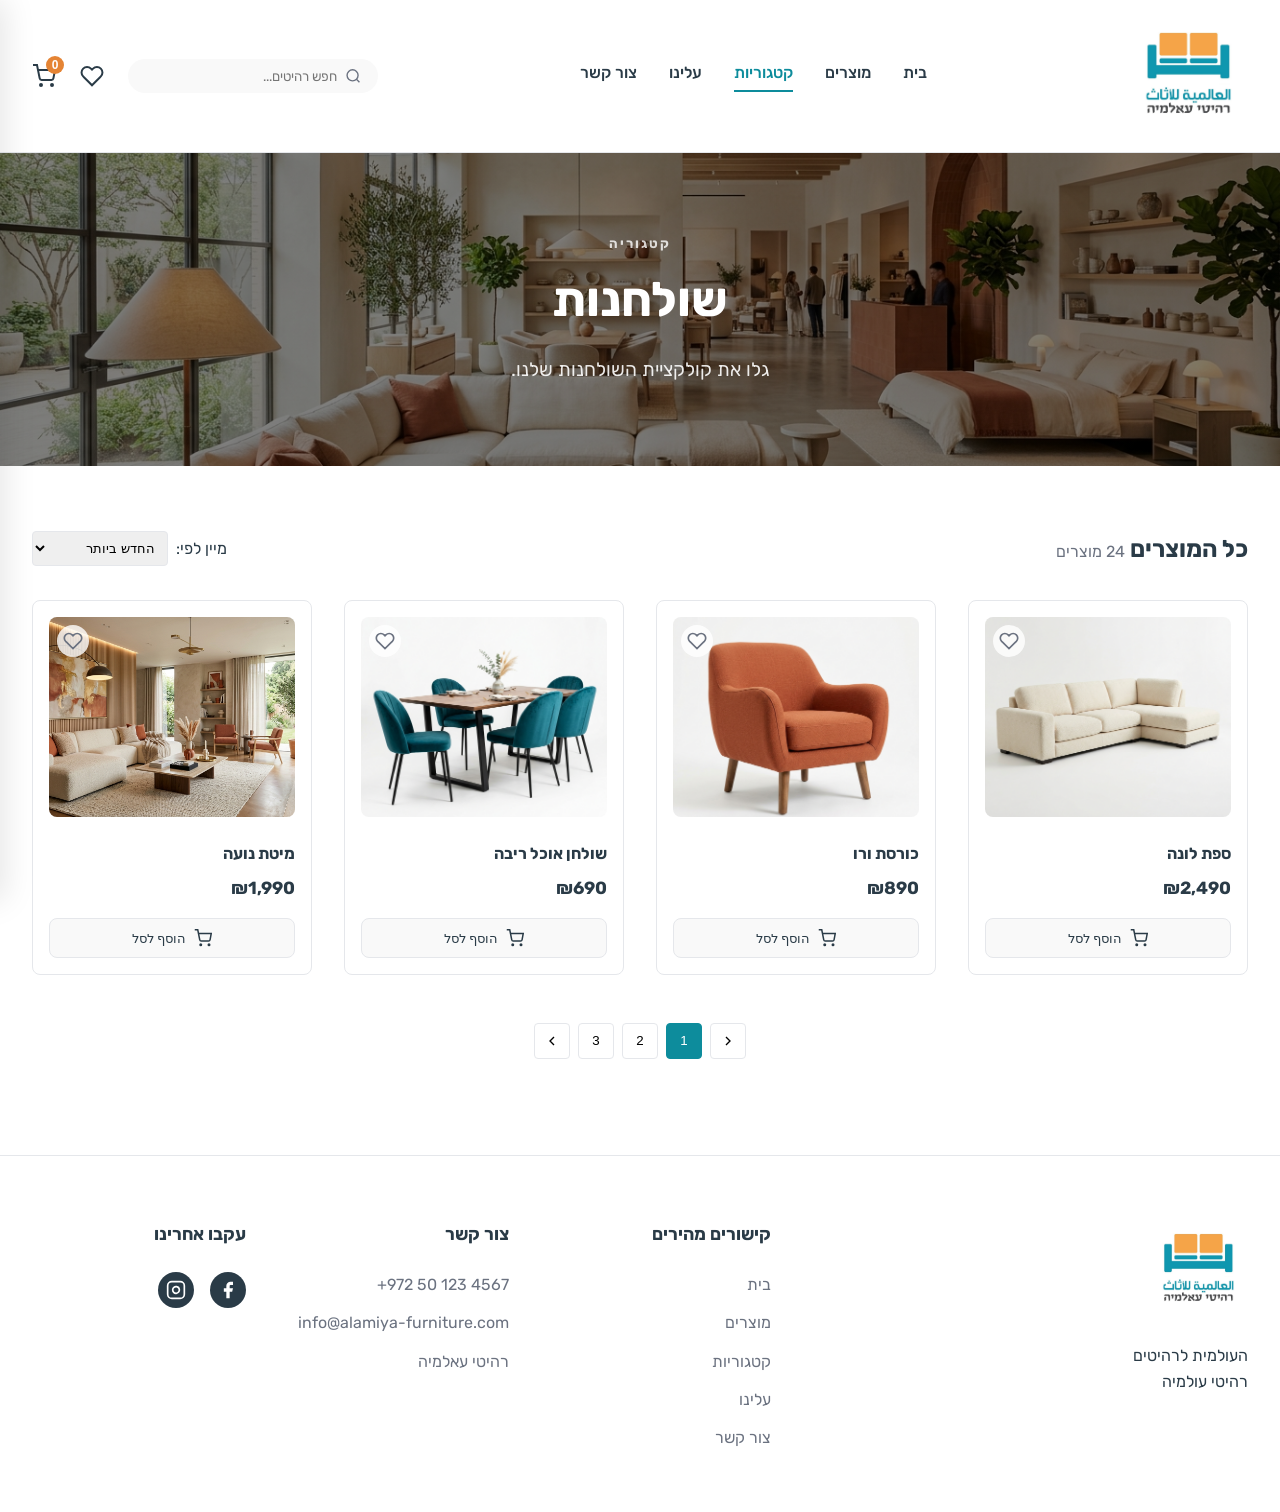
<file: category-tables.html>
<!DOCTYPE html>
<html lang="he" dir="rtl">
  <head>
    <meta charset="UTF-8" />
    <meta name="viewport" content="width=device-width, initial-scale=1.0" />
    <title>העולמית לרהיטים | מוצרים</title>
    <link rel="stylesheet" href="./style.css">
  </head>
  <body>
    <!-- Header -->
    <header>
      <div class="nav-container">
        <a href="./index.html" class="logo">
          <img src="./logo.jpg" alt="לוגו רהיטי עולמיה" class="logo-img" />
        </a>
        
        <button class="hamburger-icon" aria-label="Menu">
          <svg width="28" height="28" viewBox="0 0 24 24" fill="none" stroke="currentColor" stroke-width="2">
            <line x1="3" y1="12" x2="21" y2="12"></line>
            <line x1="3" y1="6" x2="21" y2="6"></line>
            <line x1="3" y1="18" x2="21" y2="18"></line>
          </svg>
        </button>
        <nav class="nav-links">
          <a href="./index.html">בית</a>
          <a href="./products.html">מוצרים</a>
          <a href="./categories.html" class="active">קטגוריות</a>
          <a href="./about.html">עלינו</a>
          <a href="./contact.html">צור קשר</a>
        </nav>
        <div class="header-actions">
          <div class="search-bar">
            <svg width="18" height="18" viewBox="0 0 24 24" fill="none" stroke="currentColor" stroke-width="2"><circle cx="11" cy="11" r="8"></circle><line x1="21" y1="21" x2="16.65" y2="16.65"></line></svg>
            <input type="text" placeholder="חפש רהיטים..." />
          </div>
          <button class="icon-btn">
            <svg width="24" height="24" viewBox="0 0 24 24" fill="none" stroke="currentColor" stroke-width="2"><path d="M20.84 4.61a5.5 5.5 0 0 0-7.78 0L12 5.67l-1.06-1.06a5.5 5.5 0 0 0-7.78 7.78l1.06 1.06L12 21.23l7.78-7.78 1.06-1.06a5.5 5.5 0 0 0 0-7.78z"></path></svg>
          </button>
          <button class="icon-btn" id="cart-icon">
            <svg width="24" height="24" viewBox="0 0 24 24" fill="none" stroke="currentColor" stroke-width="2"><circle cx="9" cy="21" r="1"></circle><circle cx="20" cy="21" r="1"></circle><path d="M1 1h4l2.68 13.39a2 2 0 0 0 2 1.61h9.72a2 2 0 0 0 2-1.61L23 6H6"></path></svg>
            <span class="cart-count">0</span>
          </button>
        </div>
      </div>
    </header>

    <!-- Banner -->
    <div style="background: linear-gradient(rgba(0, 0, 0, 0.5), rgba(0, 0, 0, 0.5)), url('./products_banner.jpg') no-repeat center center/cover; padding: 5rem 2rem;">
      <div class="container" style="display: flex; flex-direction: column; justify-content: center; align-items: center; text-align: center; padding: 0;">
        <h5 style="color: rgba(255,255,255,0.8); letter-spacing: 2px; margin-bottom: 0.5rem; text-transform: uppercase;">קטגוריה</h5>
        <h1 id="products-banner-title" style="font-size: 3rem; color: #fff; margin-bottom: 1rem; font-weight: 700;">שולחנות</h1>
        <p id="products-banner-desc" style="color: rgba(255,255,255,0.9); font-size: 1.2rem; max-width: 600px;">גלו את קולקציית השולחנות שלנו.</p>
      </div>
    </div>

    <main class="container products-layout">
      <!-- Sidebar Filters removed -->

      <!-- Products Area -->
      <div>
        <div style="display:flex; justify-content:space-between; align-items:center; margin-bottom:2rem;">
          <h2 style="font-size:1.5rem;">כל המוצרים <span style="font-size:1rem; color:var(--text-muted); font-weight:normal;">24 מוצרים</span></h2>
          <div style="display:flex; align-items:center; gap:0.5rem;">
            <span>מיין לפי:</span>
            <select style="padding:0.5rem; border:1px solid var(--border-color); border-radius:4px;">
              <option>החדש ביותר</option>
              <option>מחיר: נמוך לגבוה</option>
              <option>מחיר: גבוה לנמוך</option>
            </select>
          </div>
        </div>

        <div class="product-grid">
          <!-- 1 -->
          <div class="product-card">
            <button class="wishlist-btn"><svg width="20" height="20" viewBox="0 0 24 24" fill="none" stroke="currentColor" stroke-width="2"><path d="M20.84 4.61a5.5 5.5 0 0 0-7.78 0L12 5.67l-1.06-1.06a5.5 5.5 0 0 0-7.78 7.78l1.06 1.06L12 21.23l7.78-7.78 1.06-1.06a5.5 5.5 0 0 0 0-7.78z"></path></svg></button>
            <img src="./product_sofa_1788993782394.jpg" class="product-img" alt="Luna Sofa" />
            <div class="product-info">
              <h3>ספת לונה</h3>
              <div class="product-price">₪2,490</div>
              <button class="btn-outline add-to-cart-btn" data-id="1" data-name="ספת לונה" data-price="2490" data-img="/product_sofa_1788993782394.jpg">
                <svg width="18" height="18" viewBox="0 0 24 24" fill="none" stroke="currentColor" stroke-width="2"><circle cx="9" cy="21" r="1"></circle><circle cx="20" cy="21" r="1"></circle><path d="M1 1h4l2.68 13.39a2 2 0 0 0 2 1.61h9.72a2 2 0 0 0 2-1.61L23 6H6"></path></svg>
                הוסף לסל
              </button>
            </div>
          </div>
          <!-- 2 -->
          <div class="product-card">
            <button class="wishlist-btn"><svg width="20" height="20" viewBox="0 0 24 24" fill="none" stroke="currentColor" stroke-width="2"><path d="M20.84 4.61a5.5 5.5 0 0 0-7.78 0L12 5.67l-1.06-1.06a5.5 5.5 0 0 0-7.78 7.78l1.06 1.06L12 21.23l7.78-7.78 1.06-1.06a5.5 5.5 0 0 0 0-7.78z"></path></svg></button>
            <img src="./product_chair_1788993802787.jpg" class="product-img" alt="Armchair" />
            <div class="product-info">
              <h3>כורסת ורו</h3>
              <div class="product-price">₪890</div>
              <button class="btn-outline add-to-cart-btn" data-id="4" data-name="כורסת ורו" data-price="890" data-img="/product_chair_1788993802787.jpg">
                <svg width="18" height="18" viewBox="0 0 24 24" fill="none" stroke="currentColor" stroke-width="2"><circle cx="9" cy="21" r="1"></circle><circle cx="20" cy="21" r="1"></circle><path d="M1 1h4l2.68 13.39a2 2 0 0 0 2 1.61h9.72a2 2 0 0 0 2-1.61L23 6H6"></path></svg>
                הוסף לסל
              </button>
            </div>
          </div>
          <!-- 3 -->
          <div class="product-card">
            <button class="wishlist-btn"><svg width="20" height="20" viewBox="0 0 24 24" fill="none" stroke="currentColor" stroke-width="2"><path d="M20.84 4.61a5.5 5.5 0 0 0-7.78 0L12 5.67l-1.06-1.06a5.5 5.5 0 0 0-7.78 7.78l1.06 1.06L12 21.23l7.78-7.78 1.06-1.06a5.5 5.5 0 0 0 0-7.78z"></path></svg></button>
            <img src="./product_dining_1788993790342.jpg" class="product-img" alt="Dining Table" />
            <div class="product-info">
              <h3>שולחן אוכל ריבה</h3>
              <div class="product-price">₪690</div>
              <button class="btn-outline add-to-cart-btn" data-id="3" data-name="שולחן אוכל ריבה" data-price="690" data-img="/product_dining_1788993790342.jpg">
                <svg width="18" height="18" viewBox="0 0 24 24" fill="none" stroke="currentColor" stroke-width="2"><circle cx="9" cy="21" r="1"></circle><circle cx="20" cy="21" r="1"></circle><path d="M1 1h4l2.68 13.39a2 2 0 0 0 2 1.61h9.72a2 2 0 0 0 2-1.61L23 6H6"></path></svg>
                הוסף לסל
              </button>
            </div>
          </div>
          <!-- 4 -->
          <div class="product-card">
            <button class="wishlist-btn"><svg width="20" height="20" viewBox="0 0 24 24" fill="none" stroke="currentColor" stroke-width="2"><path d="M20.84 4.61a5.5 5.5 0 0 0-7.78 0L12 5.67l-1.06-1.06a5.5 5.5 0 0 0-7.78 7.78l1.06 1.06L12 21.23l7.78-7.78 1.06-1.06a5.5 5.5 0 0 0 0-7.78z"></path></svg></button>
            <img src="./hero_living_room_1788993764219.jpg" class="product-img" alt="Noa Bed" />
            <div class="product-info">
              <h3>מיטת נועה</h3>
              <div class="product-price">₪1,990</div>
              <button class="btn-outline add-to-cart-btn" data-id="2" data-name="מיטת נועה" data-price="1990" data-img="/hero_living_room_1788993764219.jpg">
                <svg width="18" height="18" viewBox="0 0 24 24" fill="none" stroke="currentColor" stroke-width="2"><circle cx="9" cy="21" r="1"></circle><circle cx="20" cy="21" r="1"></circle><path d="M1 1h4l2.68 13.39a2 2 0 0 0 2 1.61h9.72a2 2 0 0 0 2-1.61L23 6H6"></path></svg>
                הוסף לסל
              </button>
            </div>
          </div>
        </div>

        <!-- Pagination -->
        <div class="pagination">
          <button class="page-btn"><svg width="16" height="16" viewBox="0 0 24 24" fill="none" stroke="currentColor" stroke-width="2"><polyline points="9 18 15 12 9 6"></polyline></svg></button>
          <button class="page-btn active">1</button>
          <button class="page-btn">2</button>
          <button class="page-btn">3</button>
          <button class="page-btn"><svg width="16" height="16" viewBox="0 0 24 24" fill="none" stroke="currentColor" stroke-width="2"><polyline points="15 18 9 12 15 6"></polyline></svg></button>
        </div>
      </div>
    </main>

    <!-- Footer -->
    <footer>
      <!-- Same Footer as Index -->
      <div class="footer-top">
        <div class="footer-col footer-brand">
          <img src="./logo.jpg" alt="לוגו" style="width:100px; margin-bottom:1rem;" />
          <p>העולמית לרהיטים<br/>רהיטי עולמיה</p>
        </div>
        <div class="footer-col">
          <h4>קישורים מהירים</h4>
          <ul>
            <li><a href="./index.html">בית</a></li>
            <li><a href="./products.html">מוצרים</a></li>
            <li><a href="./categories.html">קטגוריות</a></li>
            <li><a href="./about.html">עלינו</a></li>
            <li><a href="./contact.html">צור קשר</a></li>
          </ul>
        </div>
        <div class="footer-col">
          <h4>צור קשר</h4>
          <ul>
            <li><span dir="ltr">+972 50 123 4567</span></li>
            <li>info@alamiya-furniture.com</li>
            <li>רהיטי עאלמיה</li>
          </ul>
        </div>
        <div class="footer-col">
          <h4>עקבו אחרינו</h4>
          <div class="social-icons">
            <a href="#"><svg width="20" height="20" viewBox="0 0 24 24" fill="currentColor"><path d="M18 2h-3a5 5 0 0 0-5 5v3H7v4h3v8h4v-8h3l1-4h-4V7a1 1 0 0 1 1-1h3z"></path></svg></a>
            <a href="https://www.instagram.com/alamiya_furniture/"><svg width="20" height="20" viewBox="0 0 24 24" fill="none" stroke="currentColor" stroke-width="2"><rect x="2" y="2" width="20" height="20" rx="5" ry="5"></rect><path d="M16 11.37A4 4 0 1 1 12.63 8 4 4 0 0 1 16 11.37z"></path><line x1="17.5" y1="6.5" x2="17.51" y2="6.5"></line></svg></a>
          </div>
        </div>
      </div>

    </footer>
    <div id="cart-sidebar-container"></div>
    <script src="./main.js" defer></script>
  </body>
</html>
</file>
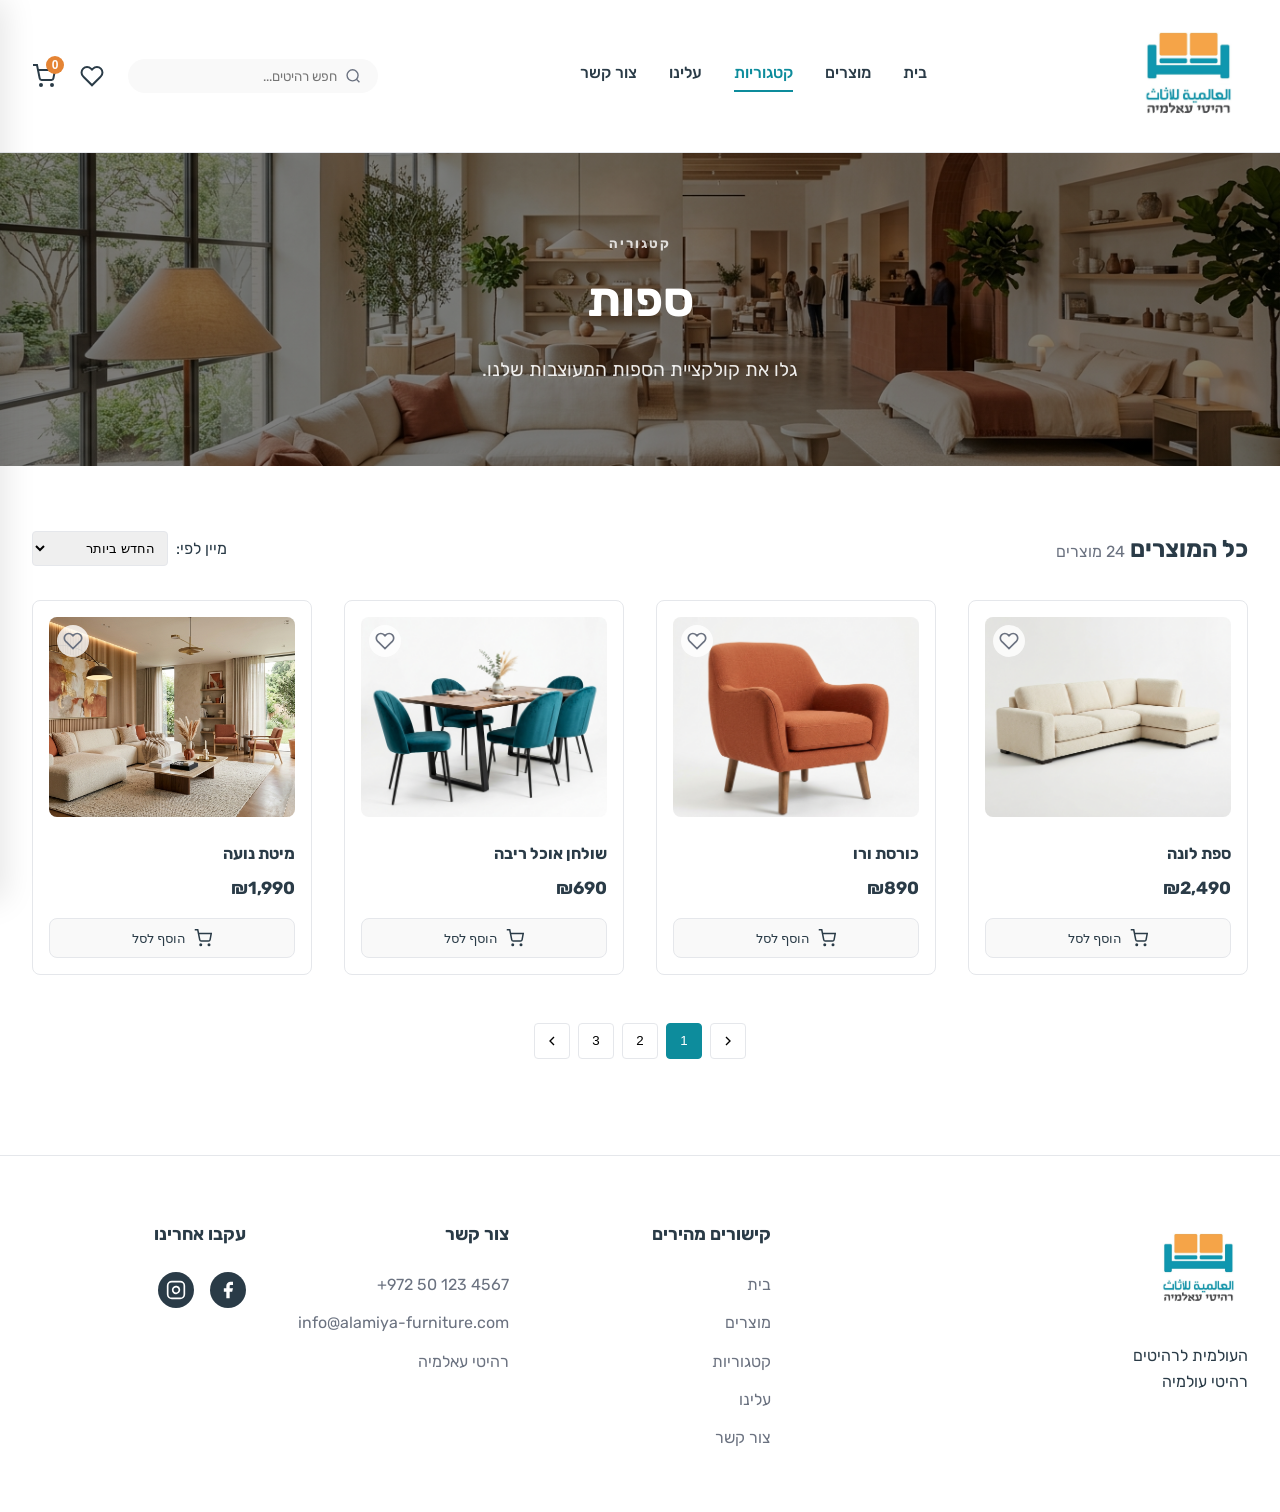
<file: category.html>
<!DOCTYPE html>
<html lang="he" dir="rtl">
  <head>
    <meta charset="UTF-8" />
    <meta name="viewport" content="width=device-width, initial-scale=1.0" />
    <title>העולמית לרהיטים | מוצרים</title>
    <link rel="stylesheet" href="./style.css">
  </head>
  <body>
    <!-- Header -->
    <header>
      <div class="nav-container">
        <a href="./index.html" class="logo">
          <img src="./logo.jpg" alt="לוגו רהיטי עולמיה" class="logo-img" />
        </a>
        
        <button class="hamburger-icon" aria-label="Menu">
          <svg width="28" height="28" viewBox="0 0 24 24" fill="none" stroke="currentColor" stroke-width="2">
            <line x1="3" y1="12" x2="21" y2="12"></line>
            <line x1="3" y1="6" x2="21" y2="6"></line>
            <line x1="3" y1="18" x2="21" y2="18"></line>
          </svg>
        </button>
        <nav class="nav-links">
          <a href="./index.html">בית</a>
          <a href="./products.html">מוצרים</a>
          <a href="./categories.html" class="active">קטגוריות</a>
          <a href="./about.html">עלינו</a>
          <a href="./contact.html">צור קשר</a>
        </nav>
        <div class="header-actions">
          <div class="search-bar">
            <svg width="18" height="18" viewBox="0 0 24 24" fill="none" stroke="currentColor" stroke-width="2"><circle cx="11" cy="11" r="8"></circle><line x1="21" y1="21" x2="16.65" y2="16.65"></line></svg>
            <input type="text" placeholder="חפש רהיטים..." />
          </div>
          <button class="icon-btn">
            <svg width="24" height="24" viewBox="0 0 24 24" fill="none" stroke="currentColor" stroke-width="2"><path d="M20.84 4.61a5.5 5.5 0 0 0-7.78 0L12 5.67l-1.06-1.06a5.5 5.5 0 0 0-7.78 7.78l1.06 1.06L12 21.23l7.78-7.78 1.06-1.06a5.5 5.5 0 0 0 0-7.78z"></path></svg>
          </button>
          <button class="icon-btn" id="cart-icon">
            <svg width="24" height="24" viewBox="0 0 24 24" fill="none" stroke="currentColor" stroke-width="2"><circle cx="9" cy="21" r="1"></circle><circle cx="20" cy="21" r="1"></circle><path d="M1 1h4l2.68 13.39a2 2 0 0 0 2 1.61h9.72a2 2 0 0 0 2-1.61L23 6H6"></path></svg>
            <span class="cart-count">0</span>
          </button>
        </div>
      </div>
    </header>

    <!-- Banner -->
    <div style="background: linear-gradient(rgba(0, 0, 0, 0.5), rgba(0, 0, 0, 0.5)), url('./products_banner.jpg') no-repeat center center/cover; padding: 5rem 2rem;">
      <div class="container" style="display: flex; flex-direction: column; justify-content: center; align-items: center; text-align: center; padding: 0;">
        <h5 style="color: rgba(255,255,255,0.8); letter-spacing: 2px; margin-bottom: 0.5rem; text-transform: uppercase;">קטגוריה</h5>
        <h1 id="products-banner-title" style="font-size: 3rem; color: #fff; margin-bottom: 1rem; font-weight: 700;">ספות</h1>
        <p id="products-banner-desc" style="color: rgba(255,255,255,0.9); font-size: 1.2rem; max-width: 600px;">גלו את קולקציית הספות המעוצבות שלנו.</p>
      </div>
    </div>

    <main class="container products-layout">
      <!-- Sidebar Filters removed -->

      <!-- Products Area -->
      <div>
        <div style="display:flex; justify-content:space-between; align-items:center; margin-bottom:2rem;">
          <h2 style="font-size:1.5rem;">כל המוצרים <span style="font-size:1rem; color:var(--text-muted); font-weight:normal;">24 מוצרים</span></h2>
          <div style="display:flex; align-items:center; gap:0.5rem;">
            <span>מיין לפי:</span>
            <select style="padding:0.5rem; border:1px solid var(--border-color); border-radius:4px;">
              <option>החדש ביותר</option>
              <option>מחיר: נמוך לגבוה</option>
              <option>מחיר: גבוה לנמוך</option>
            </select>
          </div>
        </div>

        <div class="product-grid">
          <!-- 1 -->
          <div class="product-card">
            <button class="wishlist-btn"><svg width="20" height="20" viewBox="0 0 24 24" fill="none" stroke="currentColor" stroke-width="2"><path d="M20.84 4.61a5.5 5.5 0 0 0-7.78 0L12 5.67l-1.06-1.06a5.5 5.5 0 0 0-7.78 7.78l1.06 1.06L12 21.23l7.78-7.78 1.06-1.06a5.5 5.5 0 0 0 0-7.78z"></path></svg></button>
            <img src="./product_sofa_1788993782394.jpg" class="product-img" alt="Luna Sofa" />
            <div class="product-info">
              <h3>ספת לונה</h3>
              <div class="product-price">₪2,490</div>
              <button class="btn-outline add-to-cart-btn" data-id="1" data-name="ספת לונה" data-price="2490" data-img="/product_sofa_1788993782394.jpg">
                <svg width="18" height="18" viewBox="0 0 24 24" fill="none" stroke="currentColor" stroke-width="2"><circle cx="9" cy="21" r="1"></circle><circle cx="20" cy="21" r="1"></circle><path d="M1 1h4l2.68 13.39a2 2 0 0 0 2 1.61h9.72a2 2 0 0 0 2-1.61L23 6H6"></path></svg>
                הוסף לסל
              </button>
            </div>
          </div>
          <!-- 2 -->
          <div class="product-card">
            <button class="wishlist-btn"><svg width="20" height="20" viewBox="0 0 24 24" fill="none" stroke="currentColor" stroke-width="2"><path d="M20.84 4.61a5.5 5.5 0 0 0-7.78 0L12 5.67l-1.06-1.06a5.5 5.5 0 0 0-7.78 7.78l1.06 1.06L12 21.23l7.78-7.78 1.06-1.06a5.5 5.5 0 0 0 0-7.78z"></path></svg></button>
            <img src="./product_chair_1788993802787.jpg" class="product-img" alt="Armchair" />
            <div class="product-info">
              <h3>כורסת ורו</h3>
              <div class="product-price">₪890</div>
              <button class="btn-outline add-to-cart-btn" data-id="4" data-name="כורסת ורו" data-price="890" data-img="/product_chair_1788993802787.jpg">
                <svg width="18" height="18" viewBox="0 0 24 24" fill="none" stroke="currentColor" stroke-width="2"><circle cx="9" cy="21" r="1"></circle><circle cx="20" cy="21" r="1"></circle><path d="M1 1h4l2.68 13.39a2 2 0 0 0 2 1.61h9.72a2 2 0 0 0 2-1.61L23 6H6"></path></svg>
                הוסף לסל
              </button>
            </div>
          </div>
          <!-- 3 -->
          <div class="product-card">
            <button class="wishlist-btn"><svg width="20" height="20" viewBox="0 0 24 24" fill="none" stroke="currentColor" stroke-width="2"><path d="M20.84 4.61a5.5 5.5 0 0 0-7.78 0L12 5.67l-1.06-1.06a5.5 5.5 0 0 0-7.78 7.78l1.06 1.06L12 21.23l7.78-7.78 1.06-1.06a5.5 5.5 0 0 0 0-7.78z"></path></svg></button>
            <img src="./product_dining_1788993790342.jpg" class="product-img" alt="Dining Table" />
            <div class="product-info">
              <h3>שולחן אוכל ריבה</h3>
              <div class="product-price">₪690</div>
              <button class="btn-outline add-to-cart-btn" data-id="3" data-name="שולחן אוכל ריבה" data-price="690" data-img="/product_dining_1788993790342.jpg">
                <svg width="18" height="18" viewBox="0 0 24 24" fill="none" stroke="currentColor" stroke-width="2"><circle cx="9" cy="21" r="1"></circle><circle cx="20" cy="21" r="1"></circle><path d="M1 1h4l2.68 13.39a2 2 0 0 0 2 1.61h9.72a2 2 0 0 0 2-1.61L23 6H6"></path></svg>
                הוסף לסל
              </button>
            </div>
          </div>
          <!-- 4 -->
          <div class="product-card">
            <button class="wishlist-btn"><svg width="20" height="20" viewBox="0 0 24 24" fill="none" stroke="currentColor" stroke-width="2"><path d="M20.84 4.61a5.5 5.5 0 0 0-7.78 0L12 5.67l-1.06-1.06a5.5 5.5 0 0 0-7.78 7.78l1.06 1.06L12 21.23l7.78-7.78 1.06-1.06a5.5 5.5 0 0 0 0-7.78z"></path></svg></button>
            <img src="./hero_living_room_1788993764219.jpg" class="product-img" alt="Noa Bed" />
            <div class="product-info">
              <h3>מיטת נועה</h3>
              <div class="product-price">₪1,990</div>
              <button class="btn-outline add-to-cart-btn" data-id="2" data-name="מיטת נועה" data-price="1990" data-img="/hero_living_room_1788993764219.jpg">
                <svg width="18" height="18" viewBox="0 0 24 24" fill="none" stroke="currentColor" stroke-width="2"><circle cx="9" cy="21" r="1"></circle><circle cx="20" cy="21" r="1"></circle><path d="M1 1h4l2.68 13.39a2 2 0 0 0 2 1.61h9.72a2 2 0 0 0 2-1.61L23 6H6"></path></svg>
                הוסף לסל
              </button>
            </div>
          </div>
        </div>

        <!-- Pagination -->
        <div class="pagination">
          <button class="page-btn"><svg width="16" height="16" viewBox="0 0 24 24" fill="none" stroke="currentColor" stroke-width="2"><polyline points="9 18 15 12 9 6"></polyline></svg></button>
          <button class="page-btn active">1</button>
          <button class="page-btn">2</button>
          <button class="page-btn">3</button>
          <button class="page-btn"><svg width="16" height="16" viewBox="0 0 24 24" fill="none" stroke="currentColor" stroke-width="2"><polyline points="15 18 9 12 15 6"></polyline></svg></button>
        </div>
      </div>
    </main>

    <!-- Footer -->
    <footer>
      <!-- Same Footer as Index -->
      <div class="footer-top">
        <div class="footer-col footer-brand">
          <img src="./logo.jpg" alt="לוגו" style="width:100px; margin-bottom:1rem;" />
          <p>העולמית לרהיטים<br/>רהיטי עולמיה</p>
        </div>
        <div class="footer-col">
          <h4>קישורים מהירים</h4>
          <ul>
            <li><a href="./index.html">בית</a></li>
            <li><a href="./products.html">מוצרים</a></li>
            <li><a href="./categories.html">קטגוריות</a></li>
            <li><a href="./about.html">עלינו</a></li>
            <li><a href="./contact.html">צור קשר</a></li>
          </ul>
        </div>
        <div class="footer-col">
          <h4>צור קשר</h4>
          <ul>
            <li><span dir="ltr">+972 50 123 4567</span></li>
            <li>info@alamiya-furniture.com</li>
            <li>רהיטי עאלמיה</li>
          </ul>
        </div>
        <div class="footer-col">
          <h4>עקבו אחרינו</h4>
          <div class="social-icons">
            <a href="#"><svg width="20" height="20" viewBox="0 0 24 24" fill="currentColor"><path d="M18 2h-3a5 5 0 0 0-5 5v3H7v4h3v8h4v-8h3l1-4h-4V7a1 1 0 0 1 1-1h3z"></path></svg></a>
            <a href="https://www.instagram.com/alamiya_furniture/"><svg width="20" height="20" viewBox="0 0 24 24" fill="none" stroke="currentColor" stroke-width="2"><rect x="2" y="2" width="20" height="20" rx="5" ry="5"></rect><path d="M16 11.37A4 4 0 1 1 12.63 8 4 4 0 0 1 16 11.37z"></path><line x1="17.5" y1="6.5" x2="17.51" y2="6.5"></line></svg></a>
          </div>
        </div>
      </div>

    </footer>
    <div id="cart-sidebar-container"></div>
    <script src="./main.js" defer></script>
  </body>
</html>
</file>
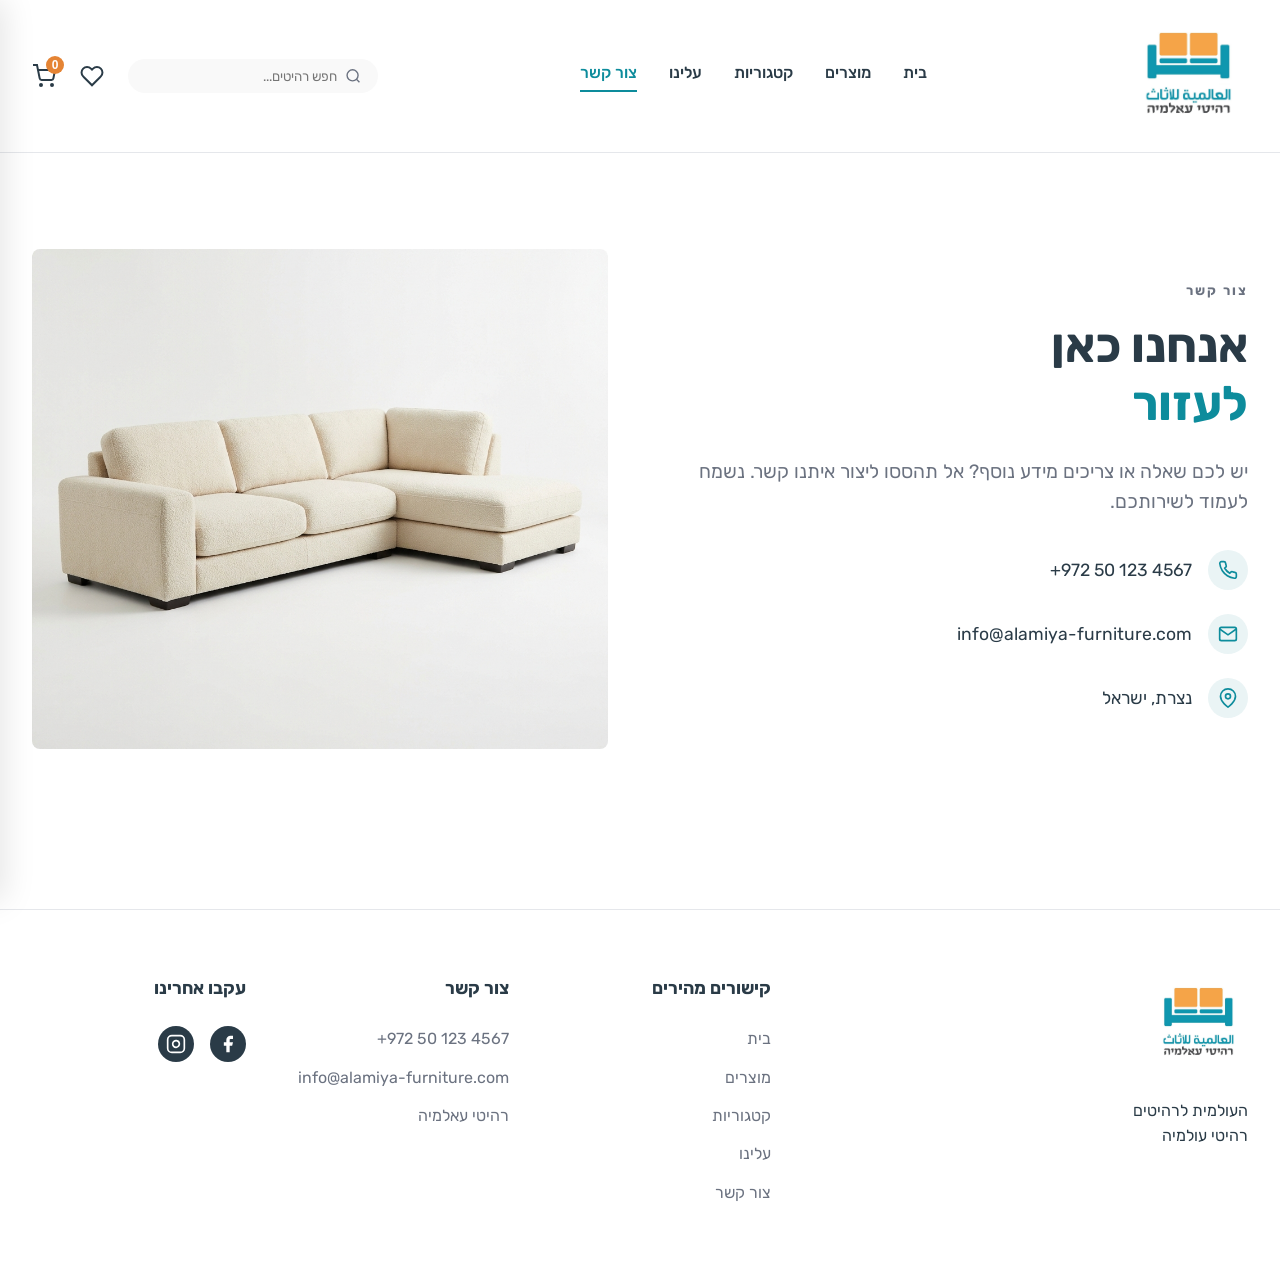
<file: contact.html>
<!DOCTYPE html>
<html lang="he" dir="rtl">
  <head>
    <meta charset="UTF-8" />
    <meta name="viewport" content="width=device-width, initial-scale=1.0" />
    <title>העולמית לרהיטים | צור קשר</title>
    <link rel="stylesheet" href="./style.css">
  </head>
  <body>
    <!-- Header -->
    <header>
      <div class="nav-container">
        <a href="./index.html" class="logo">
          <img src="./logo.jpg" alt="לוגו רהיטי עולמיה" class="logo-img" />
        </a>
        
        <button class="hamburger-icon" aria-label="Menu">
          <svg width="28" height="28" viewBox="0 0 24 24" fill="none" stroke="currentColor" stroke-width="2">
            <line x1="3" y1="12" x2="21" y2="12"></line>
            <line x1="3" y1="6" x2="21" y2="6"></line>
            <line x1="3" y1="18" x2="21" y2="18"></line>
          </svg>
        </button>
        <nav class="nav-links">
          <a href="./index.html">בית</a>
          <a href="./products.html">מוצרים</a>
          <a href="./categories.html">קטגוריות</a>
          <a href="./about.html">עלינו</a>
          <a href="./contact.html" class="active">צור קשר</a>
        </nav>
        <div class="header-actions">
          <div class="search-bar">
            <svg width="18" height="18" viewBox="0 0 24 24" fill="none" stroke="currentColor" stroke-width="2"><circle cx="11" cy="11" r="8"></circle><line x1="21" y1="21" x2="16.65" y2="16.65"></line></svg>
            <input type="text" placeholder="חפש רהיטים..." />
          </div>
          <button class="icon-btn">
            <svg width="24" height="24" viewBox="0 0 24 24" fill="none" stroke="currentColor" stroke-width="2"><path d="M20.84 4.61a5.5 5.5 0 0 0-7.78 0L12 5.67l-1.06-1.06a5.5 5.5 0 0 0-7.78 7.78l1.06 1.06L12 21.23l7.78-7.78 1.06-1.06a5.5 5.5 0 0 0 0-7.78z"></path></svg>
          </button>
          <button class="icon-btn" id="cart-icon">
            <svg width="24" height="24" viewBox="0 0 24 24" fill="none" stroke="currentColor" stroke-width="2"><circle cx="9" cy="21" r="1"></circle><circle cx="20" cy="21" r="1"></circle><path d="M1 1h4l2.68 13.39a2 2 0 0 0 2 1.61h9.72a2 2 0 0 0 2-1.61L23 6H6"></path></svg>
            <span class="cart-count">0</span>
          </button>
        </div>
      </div>
    </header>

    <main class="container">
      <div class="split-layout">
        <div class="split-content">
          <h5 style="color: var(--text-muted); letter-spacing: 2px; margin-bottom: 1rem; text-transform: uppercase;">צור קשר</h5>
          <h2>אנחנו כאן<br/><span>לעזור</span></h2>
          <p>יש לכם שאלה או צריכים מידע נוסף? אל תהססו ליצור איתנו קשר. נשמח לעמוד לשירותכם.</p>
          
          <div class="contact-info">
            <div class="contact-item">
              <div class="contact-icon">
                <svg width="20" height="20" viewBox="0 0 24 24" fill="none" stroke="currentColor" stroke-width="2"><path d="M22 16.92v3a2 2 0 0 1-2.18 2 19.79 19.79 0 0 1-8.63-3.07 19.5 19.5 0 0 1-6-6 19.79 19.79 0 0 1-3.07-8.67A2 2 0 0 1 4.11 2h3a2 2 0 0 1 2 1.72 12.84 12.84 0 0 0 .7 2.81 2 2 0 0 1-.45 2.11L8.09 9.91a16 16 0 0 0 6 6l1.27-1.27a2 2 0 0 1 2.11-.45 12.84 12.84 0 0 0 2.81.7A2 2 0 0 1 22 16.92z"></path></svg>
              </div>
              <span dir="ltr">+972 50 123 4567</span>
            </div>
            <div class="contact-item">
              <div class="contact-icon">
                <svg width="20" height="20" viewBox="0 0 24 24" fill="none" stroke="currentColor" stroke-width="2"><path d="M4 4h16c1.1 0 2 .9 2 2v12c0 1.1-.9 2-2 2H4c-1.1 0-2-.9-2-2V6c0-1.1.9-2 2-2z"></path><polyline points="22,6 12,13 2,6"></polyline></svg>
              </div>
              <span>info@alamiya-furniture.com</span>
            </div>
            <div class="contact-item">
              <div class="contact-icon">
                <svg width="20" height="20" viewBox="0 0 24 24" fill="none" stroke="currentColor" stroke-width="2"><path d="M21 10c0 7-9 13-9 13s-9-6-9-13a9 9 0 0 1 18 0z"></path><circle cx="12" cy="10" r="3"></circle></svg>
              </div>
              <span>נצרת, ישראל</span>
            </div>
          </div>
        </div>
        <img src="./product_sofa_1788993782394.jpg" alt="Contact Us Furniture" class="split-img" />
      </div>
    </main>

    <!-- Footer -->
    <footer>
      <!-- Same Footer -->
      <div class="footer-top">
        <div class="footer-col footer-brand">
          <img src="./logo.jpg" alt="לוגו" style="width:100px; margin-bottom:1rem;" />
          <p>העולמית לרהיטים<br/>רהיטי עולמיה</p>
        </div>
        <div class="footer-col">
          <h4>קישורים מהירים</h4>
          <ul>
            <li><a href="./index.html">בית</a></li>
            <li><a href="./products.html">מוצרים</a></li>
            <li><a href="./categories.html">קטגוריות</a></li>
            <li><a href="./about.html">עלינו</a></li>
            <li><a href="./contact.html">צור קשר</a></li>
          </ul>
        </div>
        <div class="footer-col">
          <h4>צור קשר</h4>
          <ul>
            <li><span dir="ltr">+972 50 123 4567</span></li>
            <li>info@alamiya-furniture.com</li>
            <li>רהיטי עאלמיה</li>
          </ul>
        </div>
        <div class="footer-col">
          <h4>עקבו אחרינו</h4>
          <div class="social-icons">
            <a href="#"><svg width="20" height="20" viewBox="0 0 24 24" fill="currentColor"><path d="M18 2h-3a5 5 0 0 0-5 5v3H7v4h3v8h4v-8h3l1-4h-4V7a1 1 0 0 1 1-1h3z"></path></svg></a>
            <a href="https://www.instagram.com/alamiya_furniture/"><svg width="20" height="20" viewBox="0 0 24 24" fill="none" stroke="currentColor" stroke-width="2"><rect x="2" y="2" width="20" height="20" rx="5" ry="5"></rect><path d="M16 11.37A4 4 0 1 1 12.63 8 4 4 0 0 1 16 11.37z"></path><line x1="17.5" y1="6.5" x2="17.51" y2="6.5"></line></svg></a>
          </div>
        </div>
      </div>

    </footer>
    <div id="cart-sidebar-container"></div>
    <script src="./main.js" defer></script>
  </body>
</html>
</file>
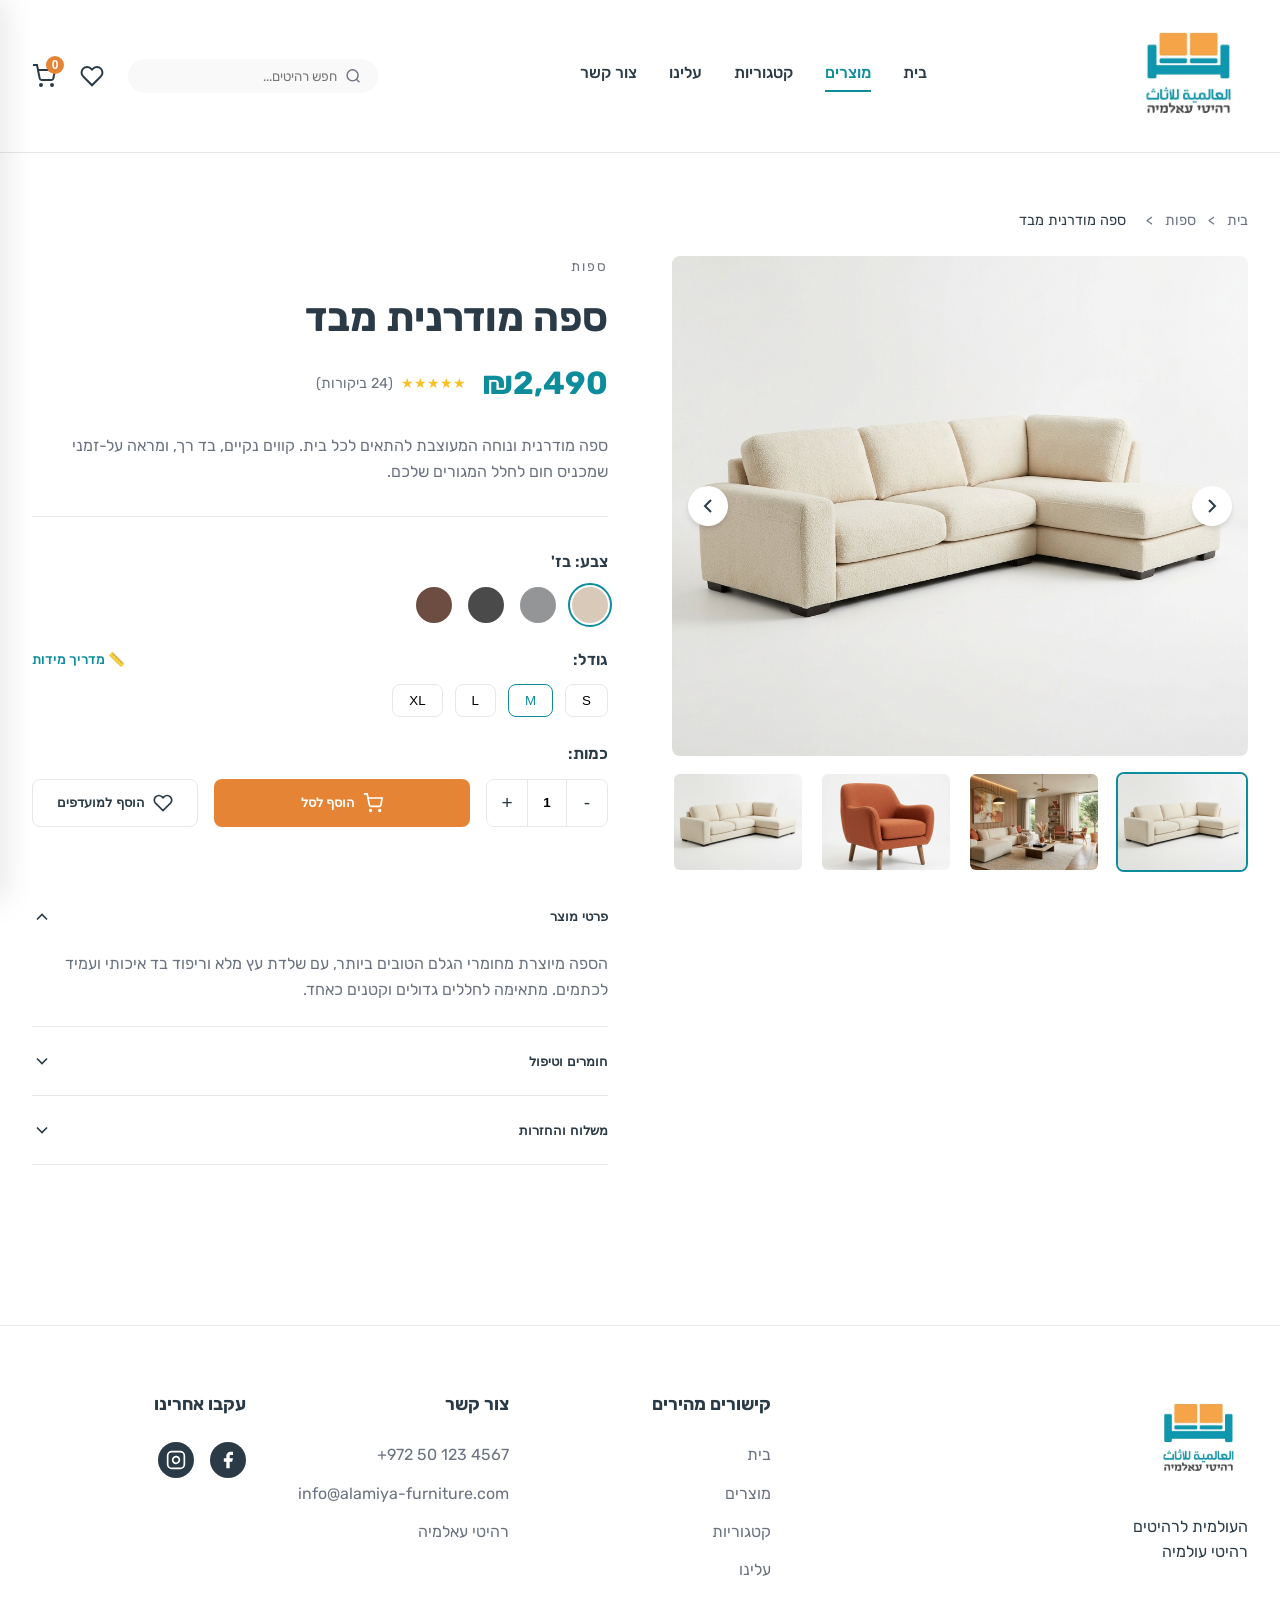
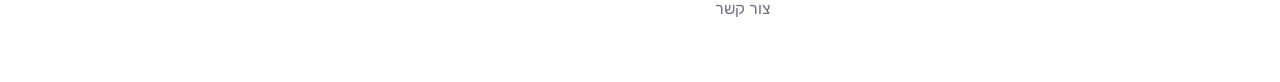
<file: product.html>
<!DOCTYPE html>
<html lang="he" dir="rtl">
  <head>
    <meta charset="UTF-8" />
    <meta name="viewport" content="width=device-width, initial-scale=1.0" />
    <title>העולמית לרהיטים | מוצר</title>
    <link rel="stylesheet" href="./style.css">
  </head>
  <body>
    <!-- Header -->
    <header>
      <div class="nav-container">
        <a href="./index.html" class="logo">
          <img src="./logo.jpg" alt="לוגו רהיטי עולמיה" class="logo-img" />
        </a>
        
        <button class="hamburger-icon" aria-label="Menu">
          <svg width="28" height="28" viewBox="0 0 24 24" fill="none" stroke="currentColor" stroke-width="2">
            <line x1="3" y1="12" x2="21" y2="12"></line>
            <line x1="3" y1="6" x2="21" y2="6"></line>
            <line x1="3" y1="18" x2="21" y2="18"></line>
          </svg>
        </button>
        <nav class="nav-links">
          <a href="./index.html">בית</a>
          <a href="./products.html" class="active">מוצרים</a>
          <a href="./categories.html">קטגוריות</a>
          <a href="./about.html">עלינו</a>
          <a href="./contact.html">צור קשר</a>
        </nav>
        <div class="header-actions">
          <div class="search-bar">
            <svg width="18" height="18" viewBox="0 0 24 24" fill="none" stroke="currentColor" stroke-width="2"><circle cx="11" cy="11" r="8"></circle><line x1="21" y1="21" x2="16.65" y2="16.65"></line></svg>
            <input type="text" placeholder="חפש רהיטים..." />
          </div>
          <button class="icon-btn">
            <svg width="24" height="24" viewBox="0 0 24 24" fill="none" stroke="currentColor" stroke-width="2"><path d="M20.84 4.61a5.5 5.5 0 0 0-7.78 0L12 5.67l-1.06-1.06a5.5 5.5 0 0 0-7.78 7.78l1.06 1.06L12 21.23l7.78-7.78 1.06-1.06a5.5 5.5 0 0 0 0-7.78z"></path></svg>
          </button>
          <button class="icon-btn" id="cart-icon">
            <svg width="24" height="24" viewBox="0 0 24 24" fill="none" stroke="currentColor" stroke-width="2"><circle cx="9" cy="21" r="1"></circle><circle cx="20" cy="21" r="1"></circle><path d="M1 1h4l2.68 13.39a2 2 0 0 0 2 1.61h9.72a2 2 0 0 0 2-1.61L23 6H6"></path></svg>
            <span class="cart-count">0</span>
          </button>
        </div>
      </div>
    </header>

    <main class="container">
      <!-- Breadcrumbs -->
      <div class="breadcrumbs" id="pdp-breadcrumbs">
        <a href="./index.html">בית</a> <span>></span>
        <a href="./products.html">ספות</a> <span>></span>
        <span style="color: var(--text-main);" id="pdp-crumb-title">ספה מודרנית מבד</span>
      </div>

      <div class="pdp-container">
        <!-- Image Gallery (Right side in RTL) -->
        <div class="pdp-gallery">
          <div class="pdp-main-img-container">
            <button class="gallery-nav next"><svg width="24" height="24" viewBox="0 0 24 24" fill="none" stroke="currentColor" stroke-width="2"><polyline points="9 18 15 12 9 6"></polyline></svg></button>
            <img src="./product_sofa_1788993782394.jpg" alt="Product Main" id="pdp-main-image" />
            <button class="gallery-nav prev"><svg width="24" height="24" viewBox="0 0 24 24" fill="none" stroke="currentColor" stroke-width="2"><polyline points="15 18 9 12 15 6"></polyline></svg></button>
          </div>
          <div class="pdp-thumbnails">
            <img src="./product_sofa_1788993782394.jpg" alt="Thumb 1" class="active pdp-thumb" />
            <img src="./hero_living_room_1788993764219.jpg" alt="Thumb 2" class="pdp-thumb" />
            <img src="./product_chair_1788993802787.jpg" alt="Thumb 3" class="pdp-thumb" />
            <img src="./product_sofa_1788993782394.jpg" alt="Thumb 4" class="pdp-thumb" />
          </div>
        </div>

        <!-- Product Info (Left side in RTL) -->
        <div class="pdp-info">
          <div class="pdp-category">ספות</div>
          <h1 class="pdp-title" id="pdp-title">ספה מודרנית מבד</h1>
          
          <div class="pdp-price-wrap">
            <span class="pdp-price" id="pdp-price">₪2,490</span>
            <div class="pdp-reviews">
              <span class="stars">★★★★★</span>
              <span>(24 ביקורות)</span>
            </div>
          </div>

          <p class="pdp-desc">ספה מודרנית ונוחה המעוצבת להתאים לכל בית. קווים נקיים, בד רך, ומראה על-זמני שמכניס חום לחלל המגורים שלכם.</p>

          <!-- Color Options -->
          <div class="pdp-option-group">
            <div class="pdp-option-title"><span>צבע: בז'</span></div>
            <div class="color-options">
              <div class="color-swatch active" style="background-color: #d8c9b9;"></div>
              <div class="color-swatch" style="background-color: #939597;"></div>
              <div class="color-swatch" style="background-color: #4a4a4a;"></div>
              <div class="color-swatch" style="background-color: #6d4c41;"></div>
            </div>
          </div>

          <!-- Size Options -->
          <div class="pdp-option-group">
            <div class="pdp-option-title">
              <span>גודל:</span>
              <a href="#" class="size-guide">📏 מדריך מידות</a>
            </div>
            <div class="size-options">
              <button class="size-btn">S</button>
              <button class="size-btn active">M</button>
              <button class="size-btn">L</button>
              <button class="size-btn">XL</button>
            </div>
          </div>

          <!-- Quantity and Actions -->
          <div class="pdp-option-group">
            <div class="pdp-option-title"><span>כמות:</span></div>
            <div class="pdp-actions-row">
              <div class="qty-selector">
                <button class="qty-btn" id="pdp-qty-minus">-</button>
                <input type="text" value="1" class="qty-input" id="pdp-qty-input" readonly />
                <button class="qty-btn" id="pdp-qty-plus">+</button>
              </div>
              <button class="pdp-add-to-cart" id="pdp-add-to-cart-btn">
                <svg width="20" height="20" viewBox="0 0 24 24" fill="none" stroke="currentColor" stroke-width="2"><circle cx="9" cy="21" r="1"></circle><circle cx="20" cy="21" r="1"></circle><path d="M1 1h4l2.68 13.39a2 2 0 0 0 2 1.61h9.72a2 2 0 0 0 2-1.61L23 6H6"></path></svg>
                הוסף לסל
              </button>
              <button class="pdp-wishlist-btn">
                <svg width="20" height="20" viewBox="0 0 24 24" fill="none" stroke="currentColor" stroke-width="2"><path d="M20.84 4.61a5.5 5.5 0 0 0-7.78 0L12 5.67l-1.06-1.06a5.5 5.5 0 0 0-7.78 7.78l1.06 1.06L12 21.23l7.78-7.78 1.06-1.06a5.5 5.5 0 0 0 0-7.78z"></path></svg>
                הוסף למועדפים
              </button>
            </div>
          </div>



          <!-- Accordion -->
          <div class="pdp-accordion">
            <div class="accordion-item active">
              <button class="accordion-header">
                פרטי מוצר
                <svg width="20" height="20" viewBox="0 0 24 24" fill="none" stroke="currentColor" stroke-width="2"><polyline points="6 9 12 15 18 9"></polyline></svg>
              </button>
              <div class="accordion-content">
                <p>הספה מיוצרת מחומרי הגלם הטובים ביותר, עם שלדת עץ מלא וריפוד בד איכותי ועמיד לכתמים. מתאימה לחללים גדולים וקטנים כאחד.</p>
              </div>
            </div>
            <div class="accordion-item">
              <button class="accordion-header">
                חומרים וטיפול
                <svg width="20" height="20" viewBox="0 0 24 24" fill="none" stroke="currentColor" stroke-width="2"><polyline points="6 9 12 15 18 9"></polyline></svg>
              </button>
              <div class="accordion-content">
                <p>בד רחיץ בטמפרטורה של עד 30 מעלות. אין להשתמש בחומרי הלבנה. מומלץ לשאוב אבק פעם בשבוע.</p>
              </div>
            </div>
            <div class="accordion-item">
              <button class="accordion-header">
                משלוח והחזרות
                <svg width="20" height="20" viewBox="0 0 24 24" fill="none" stroke="currentColor" stroke-width="2"><polyline points="6 9 12 15 18 9"></polyline></svg>
              </button>
              <div class="accordion-content">
                <p>משלוח חינם לכל חלקי הארץ תוך 7-14 ימי עסקים. ניתן להחזיר את המוצר באריזתו המקורית תוך 14 ימים מקבלתו בתיאום מראש עם שירות הלקוחות.</p>
              </div>
            </div>
          </div>

        </div>
      </div>
    </main>

    <!-- Footer -->
    <footer>
      <div class="footer-top">
        <div class="footer-col footer-brand">
          <img src="./logo.jpg" alt="לוגו" style="width:100px; margin-bottom:1rem;" />
          <p>העולמית לרהיטים<br/>רהיטי עולמיה</p>
        </div>
        <div class="footer-col">
          <h4>קישורים מהירים</h4>
          <ul>
            <li><a href="./index.html">בית</a></li>
            <li><a href="./products.html">מוצרים</a></li>
            <li><a href="./categories.html">קטגוריות</a></li>
            <li><a href="./about.html">עלינו</a></li>
            <li><a href="./contact.html">צור קשר</a></li>
          </ul>
        </div>
        <div class="footer-col">
          <h4>צור קשר</h4>
          <ul>
            <li><span dir="ltr">+972 50 123 4567</span></li>
            <li>info@alamiya-furniture.com</li>
            <li>רהיטי עאלמיה</li>
          </ul>
        </div>
        <div class="footer-col">
          <h4>עקבו אחרינו</h4>
          <div class="social-icons">
            <a href="#"><svg width="20" height="20" viewBox="0 0 24 24" fill="currentColor"><path d="M18 2h-3a5 5 0 0 0-5 5v3H7v4h3v8h4v-8h3l1-4h-4V7a1 1 0 0 1 1-1h3z"></path></svg></a>
            <a href="https://www.instagram.com/alamiya_furniture/"><svg width="20" height="20" viewBox="0 0 24 24" fill="none" stroke="currentColor" stroke-width="2"><rect x="2" y="2" width="20" height="20" rx="5" ry="5"></rect><path d="M16 11.37A4 4 0 1 1 12.63 8 4 4 0 0 1 16 11.37z"></path><line x1="17.5" y1="6.5" x2="17.51" y2="6.5"></line></svg></a>
          </div>
        </div>
      </div>
    </footer>
    <div id="cart-sidebar-container"></div>
    <script src="./main.js" defer></script>
  </body>
</html>
</file>
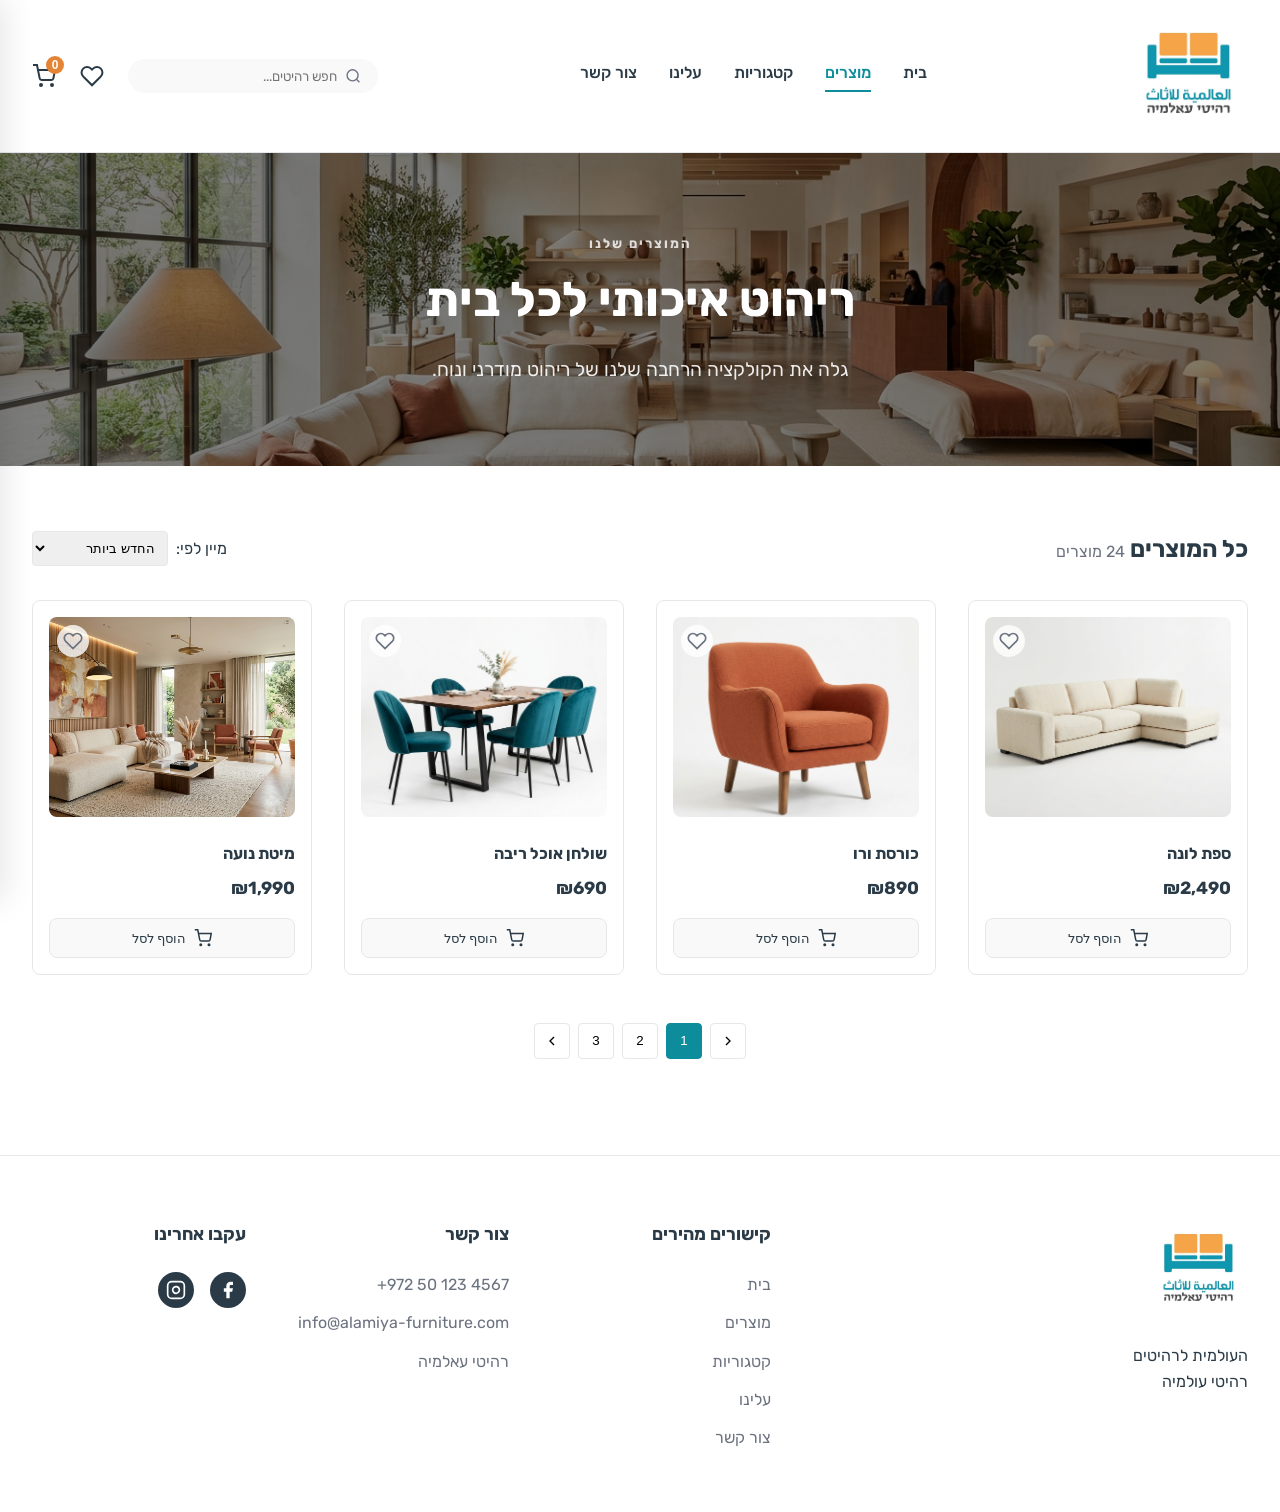
<file: products.html>
<!DOCTYPE html>
<html lang="he" dir="rtl">
  <head>
    <meta charset="UTF-8" />
    <meta name="viewport" content="width=device-width, initial-scale=1.0" />
    <title>העולמית לרהיטים | מוצרים</title>
    <link rel="stylesheet" href="./style.css">
  </head>
  <body>
    <!-- Header -->
    <header>
      <div class="nav-container">
        <a href="./index.html" class="logo">
          <img src="./logo.jpg" alt="לוגו רהיטי עולמיה" class="logo-img" />
        </a>
        
        <button class="hamburger-icon" aria-label="Menu">
          <svg width="28" height="28" viewBox="0 0 24 24" fill="none" stroke="currentColor" stroke-width="2">
            <line x1="3" y1="12" x2="21" y2="12"></line>
            <line x1="3" y1="6" x2="21" y2="6"></line>
            <line x1="3" y1="18" x2="21" y2="18"></line>
          </svg>
        </button>
        <nav class="nav-links">
          <a href="./index.html">בית</a>
          <a href="./products.html" class="active">מוצרים</a>
          <a href="./categories.html">קטגוריות</a>
          <a href="./about.html">עלינו</a>
          <a href="./contact.html">צור קשר</a>
        </nav>
        <div class="header-actions">
          <div class="search-bar">
            <svg width="18" height="18" viewBox="0 0 24 24" fill="none" stroke="currentColor" stroke-width="2"><circle cx="11" cy="11" r="8"></circle><line x1="21" y1="21" x2="16.65" y2="16.65"></line></svg>
            <input type="text" placeholder="חפש רהיטים..." />
          </div>
          <button class="icon-btn">
            <svg width="24" height="24" viewBox="0 0 24 24" fill="none" stroke="currentColor" stroke-width="2"><path d="M20.84 4.61a5.5 5.5 0 0 0-7.78 0L12 5.67l-1.06-1.06a5.5 5.5 0 0 0-7.78 7.78l1.06 1.06L12 21.23l7.78-7.78 1.06-1.06a5.5 5.5 0 0 0 0-7.78z"></path></svg>
          </button>
          <button class="icon-btn" id="cart-icon">
            <svg width="24" height="24" viewBox="0 0 24 24" fill="none" stroke="currentColor" stroke-width="2"><circle cx="9" cy="21" r="1"></circle><circle cx="20" cy="21" r="1"></circle><path d="M1 1h4l2.68 13.39a2 2 0 0 0 2 1.61h9.72a2 2 0 0 0 2-1.61L23 6H6"></path></svg>
            <span class="cart-count">0</span>
          </button>
        </div>
      </div>
    </header>

    <!-- Banner -->
    <div style="background: linear-gradient(rgba(0, 0, 0, 0.5), rgba(0, 0, 0, 0.5)), url('./products_banner.jpg') no-repeat center center/cover; padding: 5rem 2rem;">
      <div class="container" style="display: flex; flex-direction: column; justify-content: center; align-items: center; text-align: center; padding: 0;">
        <h5 style="color: rgba(255,255,255,0.8); letter-spacing: 2px; margin-bottom: 0.5rem; text-transform: uppercase;">המוצרים שלנו</h5>
        <h1 id="products-banner-title" style="font-size: 3rem; color: #fff; margin-bottom: 1rem; font-weight: 700;">ריהוט איכותי לכל בית</h1>
        <p id="products-banner-desc" style="color: rgba(255,255,255,0.9); font-size: 1.2rem; max-width: 600px;">גלה את הקולקציה הרחבה שלנו של ריהוט מודרני ונוח.</p>
      </div>
    </div>

    <main class="container products-layout">
      <!-- Sidebar Filters removed -->

      <!-- Products Area -->
      <div>
        <div style="display:flex; justify-content:space-between; align-items:center; margin-bottom:2rem;">
          <h2 style="font-size:1.5rem;">כל המוצרים <span style="font-size:1rem; color:var(--text-muted); font-weight:normal;">24 מוצרים</span></h2>
          <div style="display:flex; align-items:center; gap:0.5rem;">
            <span>מיין לפי:</span>
            <select style="padding:0.5rem; border:1px solid var(--border-color); border-radius:4px;">
              <option>החדש ביותר</option>
              <option>מחיר: נמוך לגבוה</option>
              <option>מחיר: גבוה לנמוך</option>
            </select>
          </div>
        </div>

        <div class="product-grid">
          <!-- 1 -->
          <div class="product-card">
            <button class="wishlist-btn"><svg width="20" height="20" viewBox="0 0 24 24" fill="none" stroke="currentColor" stroke-width="2"><path d="M20.84 4.61a5.5 5.5 0 0 0-7.78 0L12 5.67l-1.06-1.06a5.5 5.5 0 0 0-7.78 7.78l1.06 1.06L12 21.23l7.78-7.78 1.06-1.06a5.5 5.5 0 0 0 0-7.78z"></path></svg></button>
            <img src="./product_sofa_1788993782394.jpg" class="product-img" alt="Luna Sofa" />
            <div class="product-info">
              <h3>ספת לונה</h3>
              <div class="product-price">₪2,490</div>
              <button class="btn-outline add-to-cart-btn" data-id="1" data-name="ספת לונה" data-price="2490" data-img="/product_sofa_1788993782394.jpg">
                <svg width="18" height="18" viewBox="0 0 24 24" fill="none" stroke="currentColor" stroke-width="2"><circle cx="9" cy="21" r="1"></circle><circle cx="20" cy="21" r="1"></circle><path d="M1 1h4l2.68 13.39a2 2 0 0 0 2 1.61h9.72a2 2 0 0 0 2-1.61L23 6H6"></path></svg>
                הוסף לסל
              </button>
            </div>
          </div>
          <!-- 2 -->
          <div class="product-card">
            <button class="wishlist-btn"><svg width="20" height="20" viewBox="0 0 24 24" fill="none" stroke="currentColor" stroke-width="2"><path d="M20.84 4.61a5.5 5.5 0 0 0-7.78 0L12 5.67l-1.06-1.06a5.5 5.5 0 0 0-7.78 7.78l1.06 1.06L12 21.23l7.78-7.78 1.06-1.06a5.5 5.5 0 0 0 0-7.78z"></path></svg></button>
            <img src="./product_chair_1788993802787.jpg" class="product-img" alt="Armchair" />
            <div class="product-info">
              <h3>כורסת ורו</h3>
              <div class="product-price">₪890</div>
              <button class="btn-outline add-to-cart-btn" data-id="4" data-name="כורסת ורו" data-price="890" data-img="/product_chair_1788993802787.jpg">
                <svg width="18" height="18" viewBox="0 0 24 24" fill="none" stroke="currentColor" stroke-width="2"><circle cx="9" cy="21" r="1"></circle><circle cx="20" cy="21" r="1"></circle><path d="M1 1h4l2.68 13.39a2 2 0 0 0 2 1.61h9.72a2 2 0 0 0 2-1.61L23 6H6"></path></svg>
                הוסף לסל
              </button>
            </div>
          </div>
          <!-- 3 -->
          <div class="product-card">
            <button class="wishlist-btn"><svg width="20" height="20" viewBox="0 0 24 24" fill="none" stroke="currentColor" stroke-width="2"><path d="M20.84 4.61a5.5 5.5 0 0 0-7.78 0L12 5.67l-1.06-1.06a5.5 5.5 0 0 0-7.78 7.78l1.06 1.06L12 21.23l7.78-7.78 1.06-1.06a5.5 5.5 0 0 0 0-7.78z"></path></svg></button>
            <img src="./product_dining_1788993790342.jpg" class="product-img" alt="Dining Table" />
            <div class="product-info">
              <h3>שולחן אוכל ריבה</h3>
              <div class="product-price">₪690</div>
              <button class="btn-outline add-to-cart-btn" data-id="3" data-name="שולחן אוכל ריבה" data-price="690" data-img="/product_dining_1788993790342.jpg">
                <svg width="18" height="18" viewBox="0 0 24 24" fill="none" stroke="currentColor" stroke-width="2"><circle cx="9" cy="21" r="1"></circle><circle cx="20" cy="21" r="1"></circle><path d="M1 1h4l2.68 13.39a2 2 0 0 0 2 1.61h9.72a2 2 0 0 0 2-1.61L23 6H6"></path></svg>
                הוסף לסל
              </button>
            </div>
          </div>
          <!-- 4 -->
          <div class="product-card">
            <button class="wishlist-btn"><svg width="20" height="20" viewBox="0 0 24 24" fill="none" stroke="currentColor" stroke-width="2"><path d="M20.84 4.61a5.5 5.5 0 0 0-7.78 0L12 5.67l-1.06-1.06a5.5 5.5 0 0 0-7.78 7.78l1.06 1.06L12 21.23l7.78-7.78 1.06-1.06a5.5 5.5 0 0 0 0-7.78z"></path></svg></button>
            <img src="./hero_living_room_1788993764219.jpg" class="product-img" alt="Noa Bed" />
            <div class="product-info">
              <h3>מיטת נועה</h3>
              <div class="product-price">₪1,990</div>
              <button class="btn-outline add-to-cart-btn" data-id="2" data-name="מיטת נועה" data-price="1990" data-img="/hero_living_room_1788993764219.jpg">
                <svg width="18" height="18" viewBox="0 0 24 24" fill="none" stroke="currentColor" stroke-width="2"><circle cx="9" cy="21" r="1"></circle><circle cx="20" cy="21" r="1"></circle><path d="M1 1h4l2.68 13.39a2 2 0 0 0 2 1.61h9.72a2 2 0 0 0 2-1.61L23 6H6"></path></svg>
                הוסף לסל
              </button>
            </div>
          </div>
        </div>

        <!-- Pagination -->
        <div class="pagination">
          <button class="page-btn"><svg width="16" height="16" viewBox="0 0 24 24" fill="none" stroke="currentColor" stroke-width="2"><polyline points="9 18 15 12 9 6"></polyline></svg></button>
          <button class="page-btn active">1</button>
          <button class="page-btn">2</button>
          <button class="page-btn">3</button>
          <button class="page-btn"><svg width="16" height="16" viewBox="0 0 24 24" fill="none" stroke="currentColor" stroke-width="2"><polyline points="15 18 9 12 15 6"></polyline></svg></button>
        </div>
      </div>
    </main>

    <!-- Footer -->
    <footer>
      <!-- Same Footer as Index -->
      <div class="footer-top">
        <div class="footer-col footer-brand">
          <img src="./logo.jpg" alt="לוגו" style="width:100px; margin-bottom:1rem;" />
          <p>העולמית לרהיטים<br/>רהיטי עולמיה</p>
        </div>
        <div class="footer-col">
          <h4>קישורים מהירים</h4>
          <ul>
            <li><a href="./index.html">בית</a></li>
            <li><a href="./products.html">מוצרים</a></li>
            <li><a href="./categories.html">קטגוריות</a></li>
            <li><a href="./about.html">עלינו</a></li>
            <li><a href="./contact.html">צור קשר</a></li>
          </ul>
        </div>
        <div class="footer-col">
          <h4>צור קשר</h4>
          <ul>
            <li><span dir="ltr">+972 50 123 4567</span></li>
            <li>info@alamiya-furniture.com</li>
            <li>רהיטי עאלמיה</li>
          </ul>
        </div>
        <div class="footer-col">
          <h4>עקבו אחרינו</h4>
          <div class="social-icons">
            <a href="#"><svg width="20" height="20" viewBox="0 0 24 24" fill="currentColor"><path d="M18 2h-3a5 5 0 0 0-5 5v3H7v4h3v8h4v-8h3l1-4h-4V7a1 1 0 0 1 1-1h3z"></path></svg></a>
            <a href="https://www.instagram.com/alamiya_furniture/"><svg width="20" height="20" viewBox="0 0 24 24" fill="none" stroke="currentColor" stroke-width="2"><rect x="2" y="2" width="20" height="20" rx="5" ry="5"></rect><path d="M16 11.37A4 4 0 1 1 12.63 8 4 4 0 0 1 16 11.37z"></path><line x1="17.5" y1="6.5" x2="17.51" y2="6.5"></line></svg></a>
          </div>
        </div>
      </div>

    </footer>
    <div id="cart-sidebar-container"></div>
    <script src="./main.js" defer></script>
  </body>
</html>
</file>
<file: style.css>
@import url('https://fonts.googleapis.com/css2?family=Rubik:wght@300;400;500;600;700&display=swap');

:root {
  --primary: #0D8C9C; /* Teal/Blue from new mockup */
  --primary-hover: #0a6c79;
  --accent: #E58434; /* Orange from new mockup */
  --accent-hover: #c66f28;
  --bg-color: #ffffff;
  --bg-alt: #F9F9F9;
  --text-main: #2A3B47;
  --text-muted: #6B7280;
  --white: #ffffff;
  --border-color: #E5E7EB;
  --radius: 8px;
  --shadow: 0 4px 6px -1px rgba(0, 0, 0, 0.1), 0 2px 4px -1px rgba(0, 0, 0, 0.06);
  --shadow-hover: 0 10px 15px -3px rgba(0, 0, 0, 0.1), 0 4px 6px -2px rgba(0, 0, 0, 0.05);
  --transition: all 0.2s ease;
}

* {
  margin: 0;
  padding: 0;
  box-sizing: border-box;
}

body {
  font-family: 'Rubik', sans-serif;
  background-color: var(--bg-color);
  color: var(--text-main);
  line-height: 1.6;
  direction: rtl; /* Hebrew RTL */
}

a {
  text-decoration: none;
  color: inherit;
}

ul {
  list-style: none;
}

/* Header */
header {
  border-bottom: 1px solid var(--border-color);
  background: var(--white);
  position: sticky;
  top: 0;
  z-index: 100;
}

.nav-container {
  max-width: 1300px;
  margin: 0 auto;
  padding: 1rem 2rem;
  display: flex;
  align-items: center;
  justify-content: space-between;
  gap: 2rem;
}

.logo {
  display: flex;
  flex-direction: column;
  align-items: center;
}
.logo-img {
  width: 120px;
  object-fit: contain;
}

.nav-links {
  display: flex;
  gap: 2rem;
  font-weight: 500;
  font-size: 1rem;
}
.nav-links a.active {
  color: var(--primary);
  border-bottom: 2px solid var(--primary);
  padding-bottom: 5px;
}
.nav-links a:hover {
  color: var(--primary);
}

.header-actions {
  display: flex;
  align-items: center;
  gap: 1.5rem;
}

.search-bar {
  display: flex;
  align-items: center;
  background: var(--bg-alt);
  border-radius: 50px;
  padding: 0.5rem 1rem;
  width: 250px;
}
.search-bar input {
  background: transparent;
  border: none;
  outline: none;
  padding: 0 0.5rem;
  width: 100%;
  font-family: inherit;
}
.search-bar svg {
  color: var(--text-muted);
}

.icon-btn {
  background: none;
  border: none;
  cursor: pointer;
  position: relative;
  color: var(--text-main);
  transition: var(--transition);
  display: flex;
  align-items: center;
}
.icon-btn:hover {
  color: var(--primary);
}

.cart-count {
  position: absolute;
  top: -8px;
  right: -8px;
  background-color: var(--accent);
  color: #fff;
  font-size: 0.75rem;
  font-weight: 700;
  width: 18px;
  height: 18px;
  display: flex;
  align-items: center;
  justify-content: center;
  border-radius: 50%;
}

.hamburger-icon {
  display: none;
  background: none;
  border: none;
  cursor: pointer;
  color: var(--text-main);
}

/* Layout Utilities */
.container {
  max-width: 1300px;
  margin: 0 auto;
  padding: 2rem;
}

/* Hero Section */
.hero {
  position: relative;
  border-radius: 12px;
  overflow: hidden;
  margin-top: 2rem;
  height: 500px;
  display: flex;
  align-items: center;
  justify-content: center;
}
.hero::after {
  content: '';
  position: absolute;
  top: 0; left: 0; width: 100%; height: 100%;
  background: rgba(0,0,0,0.4);
  z-index: 0;
}
.hero img {
  position: absolute;
  top: 0;
  left: 0;
  width: 100%;
  height: 100%;
  object-fit: cover;
  z-index: -1;
}
.hero-content {
  position: relative;
  z-index: 1;
  max-width: 600px;
  text-align: center;
  color: #fff;
}
.hero-content h1 {
  font-size: 3.5rem;
  font-weight: 700;
  line-height: 1.1;
  color: #fff;
  text-shadow: 0 2px 4px rgba(0,0,0,0.5);
}
.hero-content h1 span {
  color: var(--primary);
}
.hero-content p {
  font-size: 1.1rem;
  margin: 1rem 0 2rem;
  color: rgba(255,255,255,0.9);
  text-shadow: 0 1px 3px rgba(0,0,0,0.5);
}
.btn-primary {
  background-color: var(--accent);
  color: #fff;
  border: none;
  padding: 0.8rem 2rem;
  font-size: 1.1rem;
  font-weight: 600;
  border-radius: 50px;
  cursor: pointer;
  transition: var(--transition);
  display: inline-flex;
  align-items: center;
  gap: 0.5rem;
}
.btn-primary:hover {
  background-color: var(--accent-hover);
}

/* Features Row */
.features-row {
  display: grid;
  grid-template-columns: repeat(4, 1fr);
  gap: 2rem;
  padding: 3rem 0;
  border-bottom: 1px solid var(--border-color);
}
.feature {
  display: flex;
  align-items: center;
  gap: 1rem;
}
.feature-icon {
  color: var(--primary);
}
.feature-text h4 {
  font-size: 1rem;
  margin-bottom: 0.2rem;
}
.feature-text p {
  font-size: 0.85rem;
  color: var(--text-muted);
}

/* Section Titles */
.section-header {
  display: flex;
  justify-content: space-between;
  align-items: center;
  margin: 3rem 0 1.5rem;
}
.section-header h2 {
  font-size: 1.8rem;
  color: var(--text-main);
}
.view-all {
  color: var(--primary);
  font-weight: 500;
  display: flex;
  align-items: center;
  gap: 0.5rem;
}

/* Categories Grid */
.categories-grid {
  display: grid;
  grid-template-columns: repeat(5, 1fr);
  gap: 1.5rem;
}
.category-card {
  background: var(--bg-alt);
  border-radius: var(--radius);
  text-align: center;
  padding-bottom: 1rem;
  transition: var(--transition);
  cursor: pointer;
}
.category-card:hover {
  transform: translateY(-5px);
  box-shadow: var(--shadow);
}
.category-card img {
  width: 100%;
  height: 150px;
  object-fit: cover;
  border-radius: var(--radius) var(--radius) 0 0;
  margin-bottom: 1rem;
}
.category-card h3 {
  font-size: 1rem;
  color: var(--text-main);
}

/* Large Category Cards (Categories Page) */
.categories-page-header {
  text-align: center;
  margin: 4rem 0 3rem;
}
.categories-page-header h5 {
  color: var(--text-muted);
  letter-spacing: 2px;
  text-transform: uppercase;
  margin-bottom: 0.5rem;
}
.categories-page-header h2 {
  font-size: 3rem;
  color: var(--text-main);
  margin-bottom: 1rem;
}
.categories-page-header h2 span {
  color: var(--primary);
}
.categories-page-header p {
  color: var(--text-muted);
  font-size: 1.1rem;
}

.categories-large-grid {
  display: grid;
  grid-template-columns: repeat(3, 1fr);
  gap: 2rem;
  margin-bottom: 5rem;
}
.cat-large-card {
  background: var(--white);
  border: 1px solid var(--border-color);
  border-radius: var(--radius);
  overflow: hidden;
  transition: var(--transition);
  cursor: pointer;
}
.cat-large-card:hover {
  box-shadow: var(--shadow-hover);
  transform: translateY(-5px);
}
.cat-large-card img {
  width: 100%;
  height: 250px;
  object-fit: cover;
}
.cat-large-info {
  padding: 1.5rem;
}
.cat-large-info h3 {
  font-size: 1.3rem;
  color: var(--text-main);
  margin-bottom: 0.5rem;
}
.cat-large-info .shop-now {
  color: var(--primary);
  font-weight: 500;
  display: flex;
  align-items: center;
  gap: 0.5rem;
}
.cat-large-info .shop-now svg {
  transition: var(--transition);
}
.cat-large-card:hover .shop-now svg {
  transform: translateX(-5px); /* RTL moves left */
}

/* Product Grid */
.product-grid {
  display: grid;
  grid-template-columns: repeat(auto-fill, minmax(280px, 1fr));
  gap: 2rem;
}
.product-card {
  background: #fff;
  border: 1px solid var(--border-color);
  border-radius: var(--radius);
  padding: 1rem;
  position: relative;
  transition: var(--transition);
}
.product-card:hover {
  box-shadow: var(--shadow);
}
.wishlist-btn {
  position: absolute;
  top: 1.5rem;
  left: 1.5rem;
  background: rgba(255, 255, 255, 0.8);
  border: none;
  border-radius: 50%;
  width: 32px;
  height: 32px;
  display: flex;
  align-items: center;
  justify-content: center;
  cursor: pointer;
  color: var(--text-muted);
  transition: var(--transition);
  z-index: 2;
}
.wishlist-btn:hover {
  color: var(--accent);
}
.product-img {
  width: 100%;
  height: 200px;
  object-fit: cover;
  border-radius: var(--radius);
  margin-bottom: 1rem;
}
.product-info h3 {
  font-size: 1rem;
  margin-bottom: 0.5rem;
  color: var(--text-main);
}
.product-price {
  font-weight: 700;
  font-size: 1.1rem;
  color: var(--text-main);
  margin-bottom: 1rem;
}
.btn-outline {
  width: 100%;
  padding: 0.6rem;
  background: var(--bg-alt);
  border: 1px solid var(--border-color);
  color: var(--text-main);
  border-radius: var(--radius);
  cursor: pointer;
  font-weight: 500;
  display: flex;
  justify-content: center;
  align-items: center;
  gap: 0.5rem;
  transition: var(--transition);
}
.btn-outline:hover {
  background: var(--primary);
  color: #fff;
  border-color: var(--primary);
}

/* Products Page Layout */
.products-layout {
  display: block;
  margin-top: 2rem;
}
.sidebar {
  border-left: 1px solid var(--border-color);
  padding-left: 1.5rem;
}
.sidebar-section {
  margin-bottom: 2rem;
}
.sidebar-section h4 {
  font-size: 1rem;
  margin-bottom: 1rem;
  color: var(--text-main);
}
.category-list li {
  margin-bottom: 0.5rem;
}
.category-list a {
  color: var(--text-muted);
  font-size: 0.95rem;
}
.category-list a.active, .category-list a:hover {
  color: var(--primary);
  font-weight: 500;
}
.category-list li.active {
  background: #EAF4F5;
  padding: 0.5rem;
  border-radius: 4px;
}

/* Checkboxes */
.checkbox-item {
  display: flex;
  align-items: center;
  gap: 0.5rem;
  margin-bottom: 0.5rem;
  color: var(--text-muted);
  font-size: 0.95rem;
}

/* Pagination */
.pagination {
  display: flex;
  justify-content: center;
  align-items: center;
  gap: 0.5rem;
  margin-top: 3rem;
}
.page-btn {
  width: 36px;
  height: 36px;
  display: flex;
  align-items: center;
  justify-content: center;
  border: 1px solid var(--border-color);
  background: #fff;
  border-radius: 4px;
  cursor: pointer;
}
.page-btn.active {
  background: var(--primary);
  color: #fff;
  border-color: var(--primary);
}

/* Split Layout (About & Contact) */
.split-layout {
  display: grid;
  grid-template-columns: 1fr 1fr;
  gap: 4rem;
  align-items: center;
  margin: 4rem auto;
}
.split-content h2 {
  font-size: 3rem;
  color: var(--text-main);
  margin-bottom: 1.5rem;
  line-height: 1.2;
}
.split-content h2 span {
  color: var(--primary);
}
.split-content p {
  font-size: 1.2rem;
  color: var(--text-muted);
  margin-bottom: 2rem;
}
.split-img {
  width: 100%;
  height: 500px;
  object-fit: cover;
  border-radius: var(--radius);
}
.contact-info {
  display: flex;
  flex-direction: column;
  gap: 1.5rem;
}
.contact-item {
  display: flex;
  align-items: center;
  gap: 1rem;
  font-size: 1.1rem;
}
.contact-icon {
  width: 40px;
  height: 40px;
  background: #EAF4F5;
  color: var(--primary);
  border-radius: 50%;
  display: flex;
  align-items: center;
  justify-content: center;
}

/* Footer */
footer {
  background: #fff;
  border-top: 1px solid var(--border-color);
  padding: 4rem 2rem 0;
  margin-top: 4rem;
}
.footer-top {
  max-width: 1300px;
  margin: 0 auto;
  display: grid;
  grid-template-columns: 2fr 1fr 1fr 1fr;
  gap: 3rem;
  padding-bottom: 3rem;
}
.footer-col h4 {
  font-size: 1.1rem;
  margin-bottom: 1.5rem;
  color: var(--text-main);
}
.footer-col ul li {
  margin-bottom: 0.8rem;
  color: var(--text-muted);
}
.footer-col ul li a:hover {
  color: var(--primary);
}
.social-icons {
  display: flex;
  gap: 1rem;
}
.social-icons a {
  width: 36px;
  height: 36px;
  background: var(--text-main);
  color: #fff;
  display: flex;
  align-items: center;
  justify-content: center;
  border-radius: 50%;
  transition: var(--transition);
}
.social-icons a:hover {
  background: var(--primary);
}
.footer-bottom {
  background: var(--primary);
  color: #fff;
  padding: 1.5rem 2rem;
}
.footer-bottom-content {
  max-width: 1300px;
  margin: 0 auto;
  display: flex;
  justify-content: space-between;
  align-items: center;
  font-size: 0.9rem;
}

/* RTL Specific adjustments */
.hero-content {
  right: 5%;
  left: auto;
}
.sidebar {
  border-left: 1px solid var(--border-color);
  border-right: none;
  padding-left: 1.5rem;
  padding-right: 0;
}
.wishlist-btn {
  left: 1.5rem;
  right: auto;
}

/* Cart Sidebar & Overlay */
.cart-sidebar {
  position: fixed;
  top: 0;
  width: 400px;
  max-width: 100vw;
  height: 100vh;
  background: var(--bg-color);
  box-shadow: 5px 0 30px rgba(0, 0, 0, 0.1);
  z-index: 1000;
  display: flex;
  flex-direction: column;
}

.cart-header {
  padding: 1.5rem;
  border-bottom: 1px solid var(--border-color);
  display: flex;
  justify-content: space-between;
  align-items: center;
}

.cart-header h2 {
  color: var(--text-main);
  font-size: 1.5rem;
}

.close-cart {
  background: none;
  border: none;
  font-size: 2rem;
  cursor: pointer;
  color: var(--text-muted);
  transition: var(--transition);
}

.close-cart:hover {
  color: var(--accent);
}

.cart-items {
  flex: 1;
  overflow-y: auto;
  padding: 1.5rem;
}

.cart-footer {
  padding: 1.5rem;
  border-top: 1px solid var(--border-color);
  background: var(--white);
}

.cart-overlay {
  position: fixed;
  top: 0;
  left: 0;
  width: 100%;
  height: 100%;
  background: rgba(0, 0, 0, 0.5);
  backdrop-filter: blur(2px);
  z-index: 900;
  opacity: 0;
  visibility: hidden;
  transition: var(--transition);
}

.cart-overlay.show {
  opacity: 1;
  visibility: visible;
}

/* --- Product Detail Page (PDP) --- */
.breadcrumbs {
  padding: 1.5rem 0;
  color: var(--text-muted);
  font-size: 0.9rem;
}
.breadcrumbs a {
  color: var(--text-muted);
  text-decoration: none;
}
.breadcrumbs a:hover {
  color: var(--primary);
}
.breadcrumbs span {
  margin: 0 0.5rem;
}

.pdp-container {
  display: grid;
  grid-template-columns: 1fr 1fr;
  gap: 4rem;
  margin-bottom: 4rem;
}

@media (max-width: 900px) {
  .pdp-container {
    grid-template-columns: 1fr;
    gap: 2rem;
  }
}

/* Gallery */
.pdp-gallery {
  display: flex;
  flex-direction: column;
  gap: 1rem;
}
.pdp-main-img-container {
  position: relative;
  border-radius: var(--radius);
  overflow: hidden;
  background: var(--bg-alt);
}
.pdp-main-img-container img {
  width: 100%;
  height: 500px;
  object-fit: cover;
  display: block;
}
.gallery-nav {
  position: absolute;
  top: 50%;
  transform: translateY(-50%);
  background: var(--white);
  border: none;
  width: 40px;
  height: 40px;
  border-radius: 50%;
  display: flex;
  align-items: center;
  justify-content: center;
  cursor: pointer;
  box-shadow: var(--shadow);
  color: var(--text-main);
  transition: var(--transition);
}
.gallery-nav:hover {
  color: var(--primary);
}
.gallery-nav.prev {
  left: 1rem;
}
.gallery-nav.next {
  right: 1rem;
}
.pdp-thumbnails {
  display: grid;
  grid-template-columns: repeat(4, 1fr);
  gap: 1rem;
}
.pdp-thumbnails img {
  width: 100%;
  height: 100px;
  object-fit: cover;
  border-radius: var(--radius);
  cursor: pointer;
  border: 2px solid transparent;
  transition: var(--transition);
}
.pdp-thumbnails img:hover, .pdp-thumbnails img.active {
  border-color: var(--primary);
}

/* Product Info */
.pdp-info {
  display: flex;
  flex-direction: column;
}
.pdp-category {
  color: var(--text-muted);
  text-transform: uppercase;
  letter-spacing: 2px;
  font-size: 0.85rem;
  margin-bottom: 0.5rem;
}
.pdp-title {
  font-size: 2.5rem;
  color: var(--text-main);
  margin-bottom: 0.5rem;
  font-weight: 700;
}
.pdp-price-wrap {
  display: flex;
  align-items: center;
  gap: 1rem;
  margin-bottom: 1.5rem;
}
.pdp-price {
  font-size: 2rem;
  color: var(--primary);
  font-weight: 700;
}
.pdp-reviews {
  display: flex;
  align-items: center;
  gap: 0.5rem;
  color: var(--text-muted);
  font-size: 0.9rem;
}
.stars {
  color: #FBBF24;
}
.pdp-desc {
  color: var(--text-muted);
  line-height: 1.6;
  margin-bottom: 2rem;
  padding-bottom: 2rem;
  border-bottom: 1px solid var(--border-color);
}

/* Options */
.pdp-option-group {
  margin-bottom: 1.5rem;
}
.pdp-option-title {
  font-weight: 600;
  margin-bottom: 0.75rem;
  display: flex;
  justify-content: space-between;
}
.size-guide {
  color: var(--primary);
  font-size: 0.85rem;
  text-decoration: none;
  font-weight: 500;
  display: flex;
  align-items: center;
  gap: 0.25rem;
}
.color-options {
  display: flex;
  gap: 1rem;
}
.color-swatch {
  width: 36px;
  height: 36px;
  border-radius: 50%;
  cursor: pointer;
  border: 2px solid transparent;
  outline: 2px solid transparent;
  transition: var(--transition);
}
.color-swatch:hover, .color-swatch.active {
  outline-color: var(--primary);
  outline-offset: 2px;
}
.size-options {
  display: flex;
  gap: 0.75rem;
}
.size-btn {
  background: var(--white);
  border: 1px solid var(--border-color);
  padding: 0.5rem 1rem;
  border-radius: var(--radius);
  cursor: pointer;
  font-weight: 500;
  transition: var(--transition);
}
.size-btn:hover, .size-btn.active {
  border-color: var(--primary);
  color: var(--primary);
}

/* Quantity & Actions */
.pdp-actions-row {
  display: flex;
  align-items: center;
  gap: 1rem;
  margin-bottom: 2rem;
}
.qty-selector {
  display: flex;
  align-items: center;
  border: 1px solid var(--border-color);
  border-radius: var(--radius);
  overflow: hidden;
  height: 48px;
}
.qty-btn {
  background: var(--white);
  border: none;
  width: 40px;
  height: 100%;
  cursor: pointer;
  font-size: 1.2rem;
  display: flex;
  align-items: center;
  justify-content: center;
  color: var(--text-main);
  transition: var(--transition);
}
.qty-btn:hover {
  background: var(--bg-alt);
}
.qty-input {
  width: 40px;
  text-align: center;
  border: none;
  border-left: 1px solid var(--border-color);
  border-right: 1px solid var(--border-color);
  font-weight: 600;
  height: 100%;
}

.pdp-add-to-cart {
  flex: 1;
  background: var(--accent);
  color: #fff;
  border: none;
  border-radius: var(--radius);
  height: 48px;
  font-weight: 600;
  cursor: pointer;
  display: flex;
  align-items: center;
  justify-content: center;
  gap: 0.5rem;
  transition: var(--transition);
}
.pdp-add-to-cart:hover {
  background: var(--accent-hover);
}
.pdp-wishlist-btn {
  background: var(--white);
  border: 1px solid var(--border-color);
  color: var(--text-main);
  border-radius: var(--radius);
  height: 48px;
  padding: 0 1.5rem;
  font-weight: 600;
  cursor: pointer;
  display: flex;
  align-items: center;
  justify-content: center;
  gap: 0.5rem;
  transition: var(--transition);
}
.pdp-wishlist-btn:hover {
  border-color: var(--text-main);
}

/* Features */
.pdp-features {
  display: flex;
  justify-content: space-between;
  border-top: 1px solid var(--border-color);
  border-bottom: 1px solid var(--border-color);
  padding: 1.5rem 0;
  margin-bottom: 2rem;
}
.pdp-feature-item {
  display: flex;
  align-items: center;
  gap: 0.75rem;
  font-size: 0.85rem;
}
.pdp-feature-item strong {
  display: block;
  font-size: 0.9rem;
  color: var(--text-main);
}
.pdp-feature-item span {
  color: var(--text-muted);
}
.pdp-feature-item svg {
  color: var(--text-muted);
}

/* Accordion */
.accordion-item {
  border-bottom: 1px solid var(--border-color);
}
.accordion-header {
  width: 100%;
  text-align: right;
  padding: 1.5rem 0;
  background: none;
  border: none;
  font-weight: 600;
  color: var(--text-main);
  cursor: pointer;
  display: flex;
  justify-content: space-between;
  align-items: center;
}
.accordion-content {
  max-height: 0;
  overflow: hidden;
  transition: max-height 0.3s ease-out;
}
.accordion-content p {
  padding-bottom: 1.5rem;
  color: var(--text-muted);
  line-height: 1.6;
}
.accordion-item.active .accordion-content {
  max-height: 200px;
}
.accordion-item.active .accordion-header svg {
  transform: rotate(180deg);
}

/* Responsive Design (Mobile & Tablet) */
@media (max-width: 1024px) {
  .features-row {
    grid-template-columns: repeat(2, 1fr);
  }
  .categories-grid {
    grid-template-columns: repeat(3, 1fr);
  }
  .categories-large-grid {
    grid-template-columns: repeat(2, 1fr);
  }
}

@media (max-width: 768px) {
  .container {
    padding: 1rem;
  }
  .nav-container {
    display: grid;
    grid-template-columns: auto 1fr auto;
    align-items: center;
    padding: 1rem;
    gap: 0;
  }
  .hamburger-icon {
    display: block !important;
    grid-column: 1;
    grid-row: 1;
  }
  .logo {
    grid-column: 2;
    grid-row: 1;
    justify-self: center;
    margin: 0;
  }
  .header-actions {
    grid-column: 3;
    grid-row: 1;
    width: auto;
    margin: 0;
    justify-content: flex-end;
  }
  .header-actions > .icon-btn:not(#cart-icon) {
    display: none;
  }
  .header-actions .search-bar {
    display: none;
  }
  .nav-links {
    display: none;
    grid-column: 1 / -1;
    grid-row: 2;
    flex-direction: column;
    width: 100%;
    margin-top: 1rem;
    padding: 0;
    background: var(--white);
    box-shadow: 0 4px 6px -1px rgba(0,0,0,0.05);
    border-radius: var(--radius);
    overflow: hidden;
    z-index: 50;
  }
  .nav-links.active {
    display: flex;
  }
  .nav-links a {
    text-align: right;
    padding: 1rem;
    border-radius: 0;
    border: none;
    border-bottom: 1px solid var(--border-color);
    background: transparent;
    font-size: 1rem;
    width: 100%;
  }
  .nav-links a:last-child {
    border-bottom: none;
  }
  .nav-links a.active {
    background: var(--bg-alt);
    color: var(--primary);
  }
  .search-bar {
    width: auto;
    flex: 1;
    margin-left: 1rem;
  }
  .hero {
    height: 300px;
    margin-top: 1rem;
  }
  .hero img {
    object-position: center;
  }
  .hero-content {
    max-width: 95%;
  }
  .hero-content h1 {
    font-size: 2.2rem;
  }
  .hero-content p {
    font-size: 1.1rem;
  }
  .hero-content .btn-primary {
    display: none;
  }
  .features-row {
    display: none;
  }
  .categories-grid {
    grid-template-columns: repeat(2, 1fr);
  }
  .categories-large-grid {
    grid-template-columns: repeat(2, 1fr);
    gap: 1rem;
  }
  .products-layout {
    display: block;
  }
  .product-grid {
    grid-template-columns: repeat(2, 1fr);
    gap: 1rem;
  }
  .sidebar {
    border-left: none;
    border-bottom: 1px solid var(--border-color);
    padding-left: 0;
    padding-bottom: 1.5rem;
  }
  .split-layout {
    grid-template-columns: 1fr;
    gap: 2rem;
  }
  .footer-top {
    grid-template-columns: 1fr;
    text-align: center;
  }
  .social-icons {
    justify-content: center;
  }
  .footer-col.footer-brand {
    align-items: center;
  }
  .pdp-actions-row {
    flex-direction: column;
  }
  .qty-selector {
    width: 100%;
  }
  .pdp-add-to-cart, .pdp-wishlist-btn {
    width: 100%;
  }
  .pdp-features {
    flex-direction: column;
    gap: 1rem;
  }
  .cart-sidebar {
    width: 100%;
  }
}

@media (max-width: 480px) {
  .categories-grid {
    grid-template-columns: repeat(2, 1fr);
    gap: 1rem;
  }
  .categories-large-grid {
    grid-template-columns: repeat(2, 1fr);
    gap: 1rem;
  }
  .cat-large-card img {
    height: 150px;
  }
  .hero-content h1 {
    font-size: 2rem;
  }
  .product-grid {
    grid-template-columns: repeat(2, 1fr);
    gap: 1rem;
  }
  .product-card {
    padding: 0.5rem;
  }
  .product-img {
    height: 120px;
    margin-bottom: 0.5rem;
  }
  .product-info h3 {
    font-size: 0.9rem;
  }
  .product-price {
    font-size: 1rem;
    margin-bottom: 0.5rem;
  }
  .btn-outline {
    padding: 0.4rem;
    font-size: 0.85rem;
  }
  .category-card img {
    height: 100px;
  }
  .pdp-thumbnails {
    grid-template-columns: repeat(4, 1fr);
  }
  .pdp-main-img-container img {
    height: 300px;
  }
}
</file>
